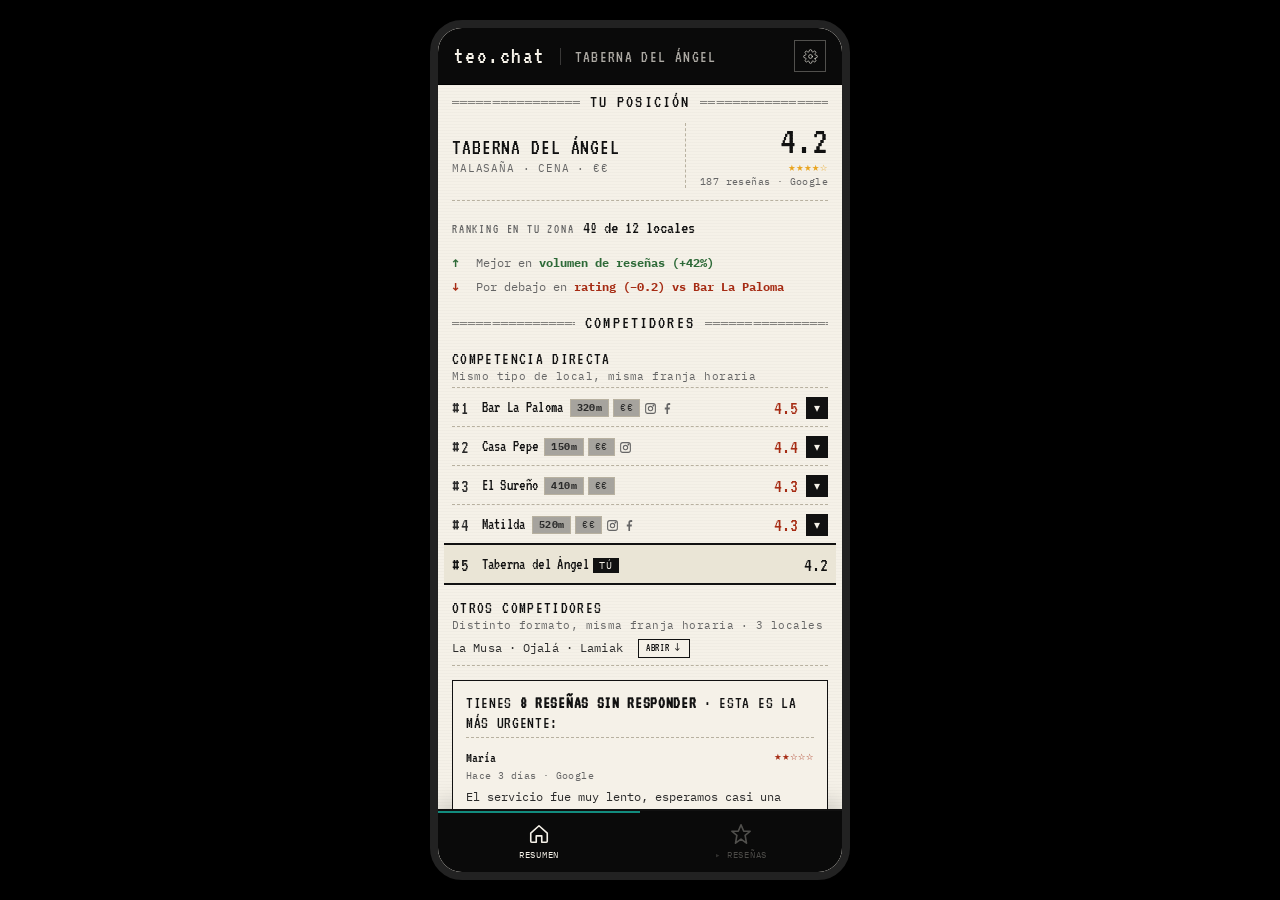
<file: index.html>
<!DOCTYPE html>
<html lang="es">
<head>
<meta charset="UTF-8">
<meta name="viewport" content="width=device-width, initial-scale=1.0, maximum-scale=1.0, user-scalable=no">
<title>Teo — Portal homepage mockup</title>
<link rel="stylesheet" href="portal.css?v=13">
</head>
<body data-state="s0" data-page="resumen">

<div class="lab">

  <!-- ═══════════ LAB CONTROLS ═══════════ -->
  <div class="lab-header">
    <div class="lab-header-inner">
      <div class="state-switcher">
        <button class="state-btn active" data-target="s0">S0</button>
        <button class="state-btn" data-target="s1">S1</button>
        <button class="state-btn" data-target="s2">S2</button>
        <button class="state-btn" data-target="s3">S3</button>
        <button class="state-btn" data-target="s4">S4</button>
        <button class="state-btn" data-target="paid">PAID · pending</button>
        <button class="state-btn" data-target="paid-clear">PAID · all clear</button>
        <button class="state-btn" data-target="free">FREE · FOMO</button>
      </div>
    </div>
  </div>

  <!-- ═══════════ PHONE ═══════════ -->
  <div class="phone">

    <div class="topbar">
      <div class="topbar-left">
        <div class="brand">teo.chat</div>
        <div class="venue-tag">Taberna del Ángel</div>
      </div>
      <button class="gear-btn" aria-label="Ajustes" onclick="document.body.setAttribute('data-page','settings'); document.querySelector('.scroll-body').scrollTop=0;">
        <svg viewBox="0 0 24 24" fill="none" stroke="currentColor" stroke-width="1.5" stroke-linecap="round" stroke-linejoin="round">
          <circle cx="12" cy="12" r="3"/>
          <path d="M19.4 15a1.7 1.7 0 0 0 .3 1.8l.1.1a2 2 0 1 1-2.8 2.8l-.1-.1a1.7 1.7 0 0 0-1.8-.3 1.7 1.7 0 0 0-1 1.5V21a2 2 0 1 1-4 0v-.1a1.7 1.7 0 0 0-1.1-1.5 1.7 1.7 0 0 0-1.8.3l-.1.1a2 2 0 1 1-2.8-2.8l.1-.1a1.7 1.7 0 0 0 .3-1.8 1.7 1.7 0 0 0-1.5-1H3a2 2 0 1 1 0-4h.1a1.7 1.7 0 0 0 1.5-1.1 1.7 1.7 0 0 0-.3-1.8l-.1-.1a2 2 0 1 1 2.8-2.8l.1.1a1.7 1.7 0 0 0 1.8.3H9a1.7 1.7 0 0 0 1-1.5V3a2 2 0 1 1 4 0v.1a1.7 1.7 0 0 0 1 1.5 1.7 1.7 0 0 0 1.8-.3l.1-.1a2 2 0 1 1 2.8 2.8l-.1.1a1.7 1.7 0 0 0-.3 1.8V9a1.7 1.7 0 0 0 1.5 1H21a2 2 0 1 1 0 4h-.1a1.7 1.7 0 0 0-1.5 1z"/>
        </svg>
      </button>
    </div>

    <!-- ═══════════ SCROLLABLE BODY ═══════════ -->
    <div class="scroll-body">

      <!-- ═══════════ PAGE: RESUMEN (homepage) ═══════════ -->
      <div class="page page-resumen">

      <!-- Weekly delta -->
      <div class="delta-widget paid">
        <div class="delta-header">
          <div class="delta-title">ESTA SEMANA</div>
          <div class="delta-date">Sem. 15 · Abr</div>
        </div>
        <div class="delta-cols">
          <div class="delta-section">
            <div class="delta-label">TEO HIZO</div>
            <div class="delta-list">
              <div class="delta-row">Respondió <strong>8 reseñas</strong></div>
              <div class="delta-row">Publicó <strong>3 posts</strong> (IG + FB)</div>
              <div class="delta-row">Atendió <strong>12 conversaciones</strong></div>
            </div>
          </div>
          <div class="delta-divider"></div>
          <div class="delta-section">
            <div class="delta-label">RESULTADOS</div>
            <div class="delta-headline">
              <span class="pos">+0.1 rating</span>
              <span class="pos">+3 reseñas</span>
            </div>
          </div>
        </div>
        <div class="delta-comp">
          Bar La Paloma respondió 12 · tú <strong>8 con Teo</strong>
        </div>
      </div>

      <div class="delta-widget free">
        <div class="delta-header">
          <div class="delta-title">ESTA SEMANA</div>
          <div class="delta-date">Sem. 15 · Abr</div>
        </div>
        <div class="delta-section">
          <div class="delta-headline">
            Bar La Paloma respondió <strong class="pos">12 reseñas</strong>.<br>
            Tú llevas <strong class="neg">3 sin contestar</strong>.
          </div>
        </div>
        <div class="delta-list">
          <div class="delta-row">La diferencia en rating ha pasado de <strong>0.1</strong> a <strong>0.3</strong> en 4 semanas.</div>
          <div class="delta-row">Casa Pepe publicó <strong>4 posts</strong>. Tu Instagram sigue sin actividad.</div>
        </div>
        <div class="delta-insight">
          <div class="delta-insight-label">INSIGHT</div>
          <div class="delta-insight-text">Responder una reseña de 5★ hoy te costaría 30 segundos con Teo.</div>
        </div>
      </div>

      <!-- Action slot (post-delta) -->
      <div class="action-slot-post-delta">
        <div class="cta-item primary cta-s2">
          <div class="cta-title">Planifica el mes de IG</div>
          <div class="cta-body">Con 4–8 fotos te armo el calendario completo. Lo apruebas y lo publico solo durante el mes.</div>
          <a href="#" class="cta-btn">Mándame fotos por WhatsApp →</a>
        </div>

        <div class="cta-item primary cta-s3">
          <div class="cta-title">Prueba tu chatbot</div>
          <div class="cta-body">Te mando un mensaje como si fuera un cliente. Pruébalo antes de decidir.</div>
          <a href="#" class="cta-btn">Probar el chatbot →</a>
        </div>

        <div class="cta-item cta-s4">
          <div class="cta-title">Configura las reservas</div>
          <div class="cta-body">Si tu chatbot puede confirmar reservas, ahorras los mensajes que llegan fuera de horario.</div>
          <a href="#" class="cta-btn secondary">Activar reservas →</a>
        </div>

        <!-- PAID · pending — one CTA per task -->
        <div class="cta-paid-pending">
          <div class="ascii-label">PENDIENTE ESTA SEMANA</div>
          <div class="cta-stack">
            <div class="cta-item">
              <div class="cta-title">Aprobar 2 respuestas</div>
              <div class="cta-body">Dos reseñas necesitan tu contexto antes de que Teo las publique.</div>
              <a href="#" class="cta-btn block">Revisar las 2 →</a>
            </div>
            <div class="cta-item">
              <div class="cta-title">Enviar fotos para Mayo</div>
              <div class="cta-body">Teo tiene 4 huecos sin asignar en el calendario del mes que viene.</div>
              <a href="#" class="cta-btn block">Mandar fotos por WhatsApp →</a>
            </div>
          </div>
        </div>

        <!-- PAID · all-clear — compact, single horizontal line -->
        <div class="cta-item all-clear cta-paid-clear compact">
          <div class="check">✓</div>
          <div class="cta-title">+12 reseñas respondidas este mes · todo al día</div>
        </div>

        <!-- FREE — Activa Teo -->
        <div class="cta-item primary cta-free">
          <div class="cta-title">Activa Teo · €49/mes</div>
          <div class="cta-body">Primer mes gratis. Teo responde tus reseñas, publica en Instagram y cierra la brecha con Bar La Paloma.</div>
          <a href="#" class="cta-btn block">Activar Teo →</a>
        </div>
      </div>

      <!-- ═══════════ ZONE 1 ═══════════ -->
      <div class="ascii-label first-on-page-when-empty">TU POSICIÓN</div>

      <div class="z1-top">
        <div class="z1-left">
          <div class="z1-venue">TABERNA DEL ÁNGEL</div>
          <div class="z1-meta">Malasaña · Cena · €€</div>
        </div>
        <div class="z1-right">
          <div class="z1-rating">4.2</div>
          <div class="z1-stars">★★★★☆</div>
          <div class="z1-reviews">187 reseñas · Google</div>
        </div>
      </div>

      <div class="z1-ranking">
        <span class="z1-ranking-label">Ranking en tu zona</span>
        <span class="z1-ranking-val">4º de 12 locales</span>
        <span class="z1-foreign-chip" hidden></span>
      </div>

      <div class="z1-callouts">
        <div class="z1-callout up">
          <span class="z1-callout-arrow">↑</span>
          <div><span class="z1-callout-label">Mejor en</span> <span class="z1-callout-val up">volumen de reseñas (+42%)</span></div>
        </div>
        <div class="z1-callout down">
          <span class="z1-callout-arrow">↓</span>
          <div><span class="z1-callout-label">Por debajo en</span> <span class="z1-callout-val down">rating (−0.2) vs Bar La Paloma</span></div>
        </div>
      </div>

      <!-- ═══════════ ZONE 2 — Competidores ═══════════ -->
      <div class="ascii-label">COMPETIDORES</div>

      <!-- BUCKET 1 — COMPETENCIA DIRECTA — always shown -->
      <div class="bucket">
        <div class="bucket-head">
          <div class="bucket-title">COMPETENCIA DIRECTA</div>
          <div class="bucket-sub">Mismo tipo de local, misma franja horaria</div>
        </div>

        <div class="comp-row widening" onclick="this.classList.toggle('open')">
          <div class="comp-main">
            <div class="comp-left">
              <span class="comp-rank">#1</span>
              <span class="comp-name">Bar La Paloma</span>
              <span class="comp-chips">
                <span class="comp-chip dist">320m</span>
                <span class="comp-chip price">€€</span>
                <span class="social-icons" aria-label="Instagram y Facebook">
                  <svg viewBox="0 0 24 24" fill="none" stroke="currentColor" stroke-width="2"><rect x="3" y="3" width="18" height="18" rx="4"/><circle cx="12" cy="12" r="4"/><circle cx="17.5" cy="6.5" r="0.8" fill="currentColor"/></svg>
                  <svg viewBox="0 0 24 24" fill="currentColor"><path d="M13 22v-8h3l.5-4H13V7.5c0-1.2.4-2 2.1-2H17V2.1C16.6 2 15.6 2 14.5 2c-2.7 0-4.5 1.6-4.5 4.6V10H7v4h3v8z"/></svg>
                </span>
              </span>
            </div>
            <div class="comp-right">
              <span class="comp-rating higher">4.5</span>
              <span class="comp-trend up">↑ +0.1</span>
              <button class="comp-expand-btn">▾</button>
            </div>
          </div>

          <div class="comp-detail">
            <div class="detail-block">
              <div class="detail-title">
                <svg viewBox="0 0 24 24" fill="currentColor"><path d="M12 2l3 7h7l-5.5 4.5L18 22l-6-4.5L6 22l1.5-8.5L2 9h7z"/></svg>
                GOOGLE · 254 reseñas
              </div>
              <div class="google-detail">
                <div class="g-summary">
                  <strong>Destacan:</strong> servicio rápido, tortilla, terraza. <strong>Quejas:</strong> ruido los fines de semana.
                </div>
                <div class="g-dist">
                  <div class="g-dist-row"><span class="g-dist-stars">5</span><div class="g-dist-bar"><div class="fill" style="width:68%"></div></div></div>
                  <div class="g-dist-row"><span class="g-dist-stars">4</span><div class="g-dist-bar"><div class="fill" style="width:22%"></div></div></div>
                  <div class="g-dist-row"><span class="g-dist-stars">3</span><div class="g-dist-bar"><div class="fill" style="width:6%"></div></div></div>
                  <div class="g-dist-row"><span class="g-dist-stars">2</span><div class="g-dist-bar"><div class="fill" style="width:2%"></div></div></div>
                  <div class="g-dist-row"><span class="g-dist-stars">1</span><div class="g-dist-bar"><div class="fill" style="width:2%"></div></div></div>
                </div>
              </div>
            </div>

            <div class="detail-block">
              <div class="detail-title">REDES</div>
              <div class="social-detail">
                <div class="social-detail-item">
                  <svg viewBox="0 0 24 24" fill="none" stroke="currentColor" stroke-width="2"><rect x="3" y="3" width="18" height="18" rx="4"/><circle cx="12" cy="12" r="4"/></svg>
                  IG · <strong>4.2k</strong> seguidores · <strong>312</strong> posts
                </div>
                <div class="social-detail-item">
                  <svg viewBox="0 0 24 24" fill="currentColor"><path d="M13 22v-8h3l.5-4H13V7.5c0-1.2.4-2 2.1-2H17V2.1C16.6 2 15.6 2 14.5 2c-2.7 0-4.5 1.6-4.5 4.6V10H7v4h3v8z"/></svg>
                  FB · <strong>1.1k</strong> · <strong>189</strong> posts
                </div>
              </div>
            </div>
          </div>
        </div>

        <div class="comp-row" onclick="this.classList.toggle('open')">
          <div class="comp-main">
            <div class="comp-left">
              <span class="comp-rank">#2</span>
              <span class="comp-name">Casa Pepe</span>
              <span class="comp-chips">
                <span class="comp-chip dist">150m</span>
                <span class="comp-chip price">€€</span>
                <span class="social-icons">
                  <svg viewBox="0 0 24 24" fill="none" stroke="currentColor" stroke-width="2"><rect x="3" y="3" width="18" height="18" rx="4"/><circle cx="12" cy="12" r="4"/><circle cx="17.5" cy="6.5" r="0.8" fill="currentColor"/></svg>
                </span>
              </span>
            </div>
            <div class="comp-right">
              <span class="comp-rating higher">4.4</span>
              <span class="comp-trend flat">→ 0</span>
              <button class="comp-expand-btn">▾</button>
            </div>
          </div>

          <div class="comp-detail">
            <div class="detail-block">
              <div class="detail-title">GOOGLE · 198 reseñas</div>
              <div class="google-detail">
                <div class="g-summary">
                  <strong>Destacan:</strong> trato familiar, croquetas, precio. <strong>Quejas:</strong> espera sin reserva.
                </div>
                <div class="g-dist">
                  <div class="g-dist-row"><span class="g-dist-stars">5</span><div class="g-dist-bar"><div class="fill" style="width:58%"></div></div></div>
                  <div class="g-dist-row"><span class="g-dist-stars">4</span><div class="g-dist-bar"><div class="fill" style="width:28%"></div></div></div>
                  <div class="g-dist-row"><span class="g-dist-stars">3</span><div class="g-dist-bar"><div class="fill" style="width:9%"></div></div></div>
                  <div class="g-dist-row"><span class="g-dist-stars">2</span><div class="g-dist-bar"><div class="fill" style="width:3%"></div></div></div>
                  <div class="g-dist-row"><span class="g-dist-stars">1</span><div class="g-dist-bar"><div class="fill" style="width:2%"></div></div></div>
                </div>
              </div>
            </div>
            <div class="detail-block">
              <div class="detail-title">REDES</div>
              <div class="social-detail">
                <div class="social-detail-item">
                  <svg viewBox="0 0 24 24" fill="none" stroke="currentColor" stroke-width="2"><rect x="3" y="3" width="18" height="18" rx="4"/><circle cx="12" cy="12" r="4"/></svg>
                  IG · <strong>890</strong> · <strong>67</strong> posts
                </div>
              </div>
            </div>
          </div>
        </div>

        <div class="comp-row" onclick="this.classList.toggle('open')">
          <div class="comp-main">
            <div class="comp-left">
              <span class="comp-rank">#3</span>
              <span class="comp-name">El Sureño</span>
              <span class="comp-chips">
                <span class="comp-chip dist">410m</span>
                <span class="comp-chip price">€€</span>
              </span>
            </div>
            <div class="comp-right">
              <span class="comp-rating higher">4.3</span>
              <span class="comp-trend up">↑ +0.2</span>
              <button class="comp-expand-btn">▾</button>
            </div>
          </div>
          <div class="comp-detail">
            <div class="detail-block">
              <div class="detail-title">GOOGLE · 142 reseñas</div>
              <div class="google-detail">
                <div class="g-summary">
                  <strong>Destacan:</strong> cocina creativa, maridaje. <strong>Quejas:</strong> raciones pequeñas.
                </div>
                <div class="g-dist">
                  <div class="g-dist-row"><span class="g-dist-stars">5</span><div class="g-dist-bar"><div class="fill" style="width:65%"></div></div></div>
                  <div class="g-dist-row"><span class="g-dist-stars">4</span><div class="g-dist-bar"><div class="fill" style="width:24%"></div></div></div>
                  <div class="g-dist-row"><span class="g-dist-stars">3</span><div class="g-dist-bar"><div class="fill" style="width:6%"></div></div></div>
                  <div class="g-dist-row"><span class="g-dist-stars">2</span><div class="g-dist-bar"><div class="fill" style="width:3%"></div></div></div>
                  <div class="g-dist-row"><span class="g-dist-stars">1</span><div class="g-dist-bar"><div class="fill" style="width:2%"></div></div></div>
                </div>
              </div>
            </div>
            <div class="detail-block">
              <div class="detail-title">REDES</div>
              <div class="social-detail">
                <div class="social-detail-item" style="color: var(--mid); font-style: italic;">Sin perfiles sociales</div>
              </div>
            </div>
          </div>
        </div>

        <div class="comp-row" onclick="this.classList.toggle('open')">
          <div class="comp-main">
            <div class="comp-left">
              <span class="comp-rank">#4</span>
              <span class="comp-name">Matilda</span>
              <span class="comp-chips">
                <span class="comp-chip dist">520m</span>
                <span class="comp-chip price">€€</span>
                <span class="social-icons">
                  <svg viewBox="0 0 24 24" fill="none" stroke="currentColor" stroke-width="2"><rect x="3" y="3" width="18" height="18" rx="4"/><circle cx="12" cy="12" r="4"/><circle cx="17.5" cy="6.5" r="0.8" fill="currentColor"/></svg>
                  <svg viewBox="0 0 24 24" fill="currentColor"><path d="M13 22v-8h3l.5-4H13V7.5c0-1.2.4-2 2.1-2H17V2.1C16.6 2 15.6 2 14.5 2c-2.7 0-4.5 1.6-4.5 4.6V10H7v4h3v8z"/></svg>
                </span>
              </span>
            </div>
            <div class="comp-right">
              <span class="comp-rating higher">4.3</span>
              <span class="comp-trend up">↑ +0.1</span>
              <button class="comp-expand-btn">▾</button>
            </div>
          </div>
          <div class="comp-detail">
            <div class="detail-block">
              <div class="detail-title">GOOGLE · 218 reseñas</div>
              <div class="google-detail">
                <div class="g-summary"><strong>Destacan:</strong> brunch, decoración.</div>
                <div class="g-dist">
                  <div class="g-dist-row"><span class="g-dist-stars">5</span><div class="g-dist-bar"><div class="fill" style="width:60%"></div></div></div>
                  <div class="g-dist-row"><span class="g-dist-stars">4</span><div class="g-dist-bar"><div class="fill" style="width:25%"></div></div></div>
                  <div class="g-dist-row"><span class="g-dist-stars">3</span><div class="g-dist-bar"><div class="fill" style="width:9%"></div></div></div>
                  <div class="g-dist-row"><span class="g-dist-stars">2</span><div class="g-dist-bar"><div class="fill" style="width:4%"></div></div></div>
                  <div class="g-dist-row"><span class="g-dist-stars">1</span><div class="g-dist-bar"><div class="fill" style="width:2%"></div></div></div>
                </div>
              </div>
            </div>
          </div>
        </div>

        <!-- Venue's own row — slots at position 5 by rating -->
        <div class="comp-row is-self">
          <div class="comp-main">
            <div class="comp-left">
              <span class="comp-rank">#5</span>
              <span class="comp-name">Taberna del Ángel<span class="comp-self-tag">tú</span></span>
            </div>
            <div class="comp-right">
              <span class="comp-rating">4.2</span>
              <span class="comp-trend flat">→ 0</span>
            </div>
          </div>
        </div>
      </div>

      <!-- BUCKET 2 — OTROS COMPETIDORES — collapsible, closed by default -->
      <div class="collapsible bucket-collapsible" data-expanded="false">
        <div class="collapsible-trigger">
          <div class="bucket-head">
            <div class="bucket-title">OTROS COMPETIDORES</div>
            <div class="bucket-sub">Distinto formato, misma franja horaria · 3 locales</div>
          </div>
          <div class="collapsible-preview">
            La Musa · Ojalá · Lamiak <span class="preview-arrow">abrir ↓</span>
          </div>
        </div>
        <div class="collapsible-body">

        <div class="comp-row" onclick="this.classList.toggle('open')">
          <div class="comp-main">
            <div class="comp-left">
              <span class="comp-name">La Musa</span>
              <span class="comp-chips">
                <span class="comp-chip dist">280m</span>
                <span class="comp-chip price">€€</span>
                <span class="social-icons">
                  <svg viewBox="0 0 24 24" fill="none" stroke="currentColor" stroke-width="2"><rect x="3" y="3" width="18" height="18" rx="4"/><circle cx="12" cy="12" r="4"/><circle cx="17.5" cy="6.5" r="0.8" fill="currentColor"/></svg>
                </span>
              </span>
            </div>
            <div class="comp-right">
              <span class="comp-rating higher">4.4</span>
              <span class="comp-trend flat">→ 0</span>
              <button class="comp-expand-btn">▾</button>
            </div>
          </div>
          <div class="comp-detail">
            <div class="detail-block">
              <div class="detail-title">GOOGLE · 412 reseñas</div>
              <div class="google-detail">
                <div class="g-summary"><strong>Destacan:</strong> coctelería, ambiente. <strong>Quejas:</strong> ruido.</div>
                <div class="g-dist">
                  <div class="g-dist-row"><span class="g-dist-stars">5</span><div class="g-dist-bar"><div class="fill" style="width:62%"></div></div></div>
                  <div class="g-dist-row"><span class="g-dist-stars">4</span><div class="g-dist-bar"><div class="fill" style="width:26%"></div></div></div>
                  <div class="g-dist-row"><span class="g-dist-stars">3</span><div class="g-dist-bar"><div class="fill" style="width:7%"></div></div></div>
                  <div class="g-dist-row"><span class="g-dist-stars">2</span><div class="g-dist-bar"><div class="fill" style="width:3%"></div></div></div>
                  <div class="g-dist-row"><span class="g-dist-stars">1</span><div class="g-dist-bar"><div class="fill" style="width:2%"></div></div></div>
                </div>
              </div>
            </div>
          </div>
        </div>

        <div class="comp-row" onclick="this.classList.toggle('open')">
          <div class="comp-main">
            <div class="comp-left">
              <span class="comp-name">Ojalá Awareness</span>
              <span class="comp-chips">
                <span class="comp-chip dist">390m</span>
                <span class="comp-chip price">€€</span>
                <span class="social-icons">
                  <svg viewBox="0 0 24 24" fill="none" stroke="currentColor" stroke-width="2"><rect x="3" y="3" width="18" height="18" rx="4"/><circle cx="12" cy="12" r="4"/><circle cx="17.5" cy="6.5" r="0.8" fill="currentColor"/></svg>
                  <svg viewBox="0 0 24 24" fill="currentColor"><path d="M13 22v-8h3l.5-4H13V7.5c0-1.2.4-2 2.1-2H17V2.1C16.6 2 15.6 2 14.5 2c-2.7 0-4.5 1.6-4.5 4.6V10H7v4h3v8z"/></svg>
                </span>
              </span>
            </div>
            <div class="comp-right">
              <span class="comp-rating higher">4.3</span>
              <span class="comp-trend up">↑ +0.1</span>
              <button class="comp-expand-btn">▾</button>
            </div>
          </div>
          <div class="comp-detail">
            <div class="detail-block">
              <div class="detail-title">GOOGLE · 620 reseñas</div>
              <div class="google-detail">
                <div class="g-summary"><strong>Destacan:</strong> brunch, fotogenia. <strong>Quejas:</strong> cola para mesa.</div>
                <div class="g-dist">
                  <div class="g-dist-row"><span class="g-dist-stars">5</span><div class="g-dist-bar"><div class="fill" style="width:58%"></div></div></div>
                  <div class="g-dist-row"><span class="g-dist-stars">4</span><div class="g-dist-bar"><div class="fill" style="width:28%"></div></div></div>
                  <div class="g-dist-row"><span class="g-dist-stars">3</span><div class="g-dist-bar"><div class="fill" style="width:8%"></div></div></div>
                  <div class="g-dist-row"><span class="g-dist-stars">2</span><div class="g-dist-bar"><div class="fill" style="width:3%"></div></div></div>
                  <div class="g-dist-row"><span class="g-dist-stars">1</span><div class="g-dist-bar"><div class="fill" style="width:3%"></div></div></div>
                </div>
              </div>
            </div>
          </div>
        </div>

        <div class="comp-row" onclick="this.classList.toggle('open')">
          <div class="comp-main">
            <div class="comp-left">
              <span class="comp-name">Lamiak</span>
              <span class="comp-chips">
                <span class="comp-chip dist">520m</span>
                <span class="comp-chip price">€€</span>
              </span>
            </div>
            <div class="comp-right">
              <span class="comp-rating lower">4.1</span>
              <span class="comp-trend flat">→ 0</span>
              <button class="comp-expand-btn">▾</button>
            </div>
          </div>
          <div class="comp-detail">
            <div class="detail-block">
              <div class="detail-title">GOOGLE · 305 reseñas</div>
              <div class="google-detail">
                <div class="g-summary"><strong>Destacan:</strong> pinchos, barra animada.</div>
                <div class="g-dist">
                  <div class="g-dist-row"><span class="g-dist-stars">5</span><div class="g-dist-bar"><div class="fill" style="width:52%"></div></div></div>
                  <div class="g-dist-row"><span class="g-dist-stars">4</span><div class="g-dist-bar"><div class="fill" style="width:30%"></div></div></div>
                  <div class="g-dist-row"><span class="g-dist-stars">3</span><div class="g-dist-bar"><div class="fill" style="width:10%"></div></div></div>
                  <div class="g-dist-row"><span class="g-dist-stars">2</span><div class="g-dist-bar"><div class="fill" style="width:5%"></div></div></div>
                  <div class="g-dist-row"><span class="g-dist-stars">1</span><div class="g-dist-bar"><div class="fill" style="width:3%"></div></div></div>
                </div>
              </div>
            </div>
          </div>
        </div>
        </div><!-- /collapsible-body OTROS -->
      </div><!-- /collapsible OTROS -->

      <!-- Action slot (post-Zone 2) — S0/S1 only · CTA fires after owner has seen ranking -->
      <div class="action-slot-post-zone2" style="margin-top: 14px;">
        <div class="cta-item primary cta-s0">
          <div class="cta-title cta-intro">Tienes <strong>8 reseñas sin responder</strong> · esta es la más urgente:</div>
          <div class="cta-review review-row low">
            <div class="review-head">
              <div class="review-left">
                <div class="review-author">María</div>
                <div class="review-meta">Hace 3 días · Google</div>
              </div>
              <div class="review-stars low">★★☆☆☆</div>
            </div>
            <div class="review-text">El servicio fue muy lento, esperamos casi una hora por la comida.</div>
            <div class="teo-draft">
              <div class="teo-draft-label">▸ Teo respondería así:</div>
              <div class="teo-draft-text">Sentimos mucho la espera, María. Esa noche tuvimos un imprevisto en cocina; nos encantaría invitarte a una tapa la próxima vez. Gracias por el comentario.</div>
            </div>
          </div>
          <div class="cta-body cta-footer">Si quieres cambiar algo o que Teo publique esta respuesta:</div>
          <a href="#" class="cta-btn">Continúa en WhatsApp →</a>
        </div>
        <div class="cta-item primary cta-s1">
          <div class="cta-title">Prepara tu primer post</div>
          <div class="cta-body">Bar La Paloma publicó <strong>4 veces</strong> esta semana. Te preparo el primer post con lo que ya tengo de tu ficha.</div>
          <a href="#" class="cta-btn">Ver el post propuesto →</a>
        </div>
      </div>

      <!-- Secondary actions (paid only) -->
      <div class="collapsible secondary-actions" data-expanded="false">
        <div class="collapsible-trigger">
          <div class="ascii-label">PENDIENTE DE ACTIVAR</div>
          <div class="collapsible-preview">1 función disponible · Menú del día broadcast <span class="preview-arrow">abrir ↓</span></div>
        </div>
        <div class="collapsible-body">
        <div class="cta-item">
          <div class="cta-title">Menú del día broadcast</div>
          <div class="cta-body">Cada mañana mando el menú a tus clientes habituales que han dejado número.</div>
          <a href="#" class="cta-btn secondary">Activar broadcast →</a>
        </div>
        </div>
      </div>

      <div class="ascii-sep" style="margin-top: 20px;">═ ═ ═ ═ ═ ═ ═ ═ ═ ═ ═ ═</div>
      <div style="text-align:center; color: var(--light); font-family: var(--font-display); font-size: 14px; letter-spacing: 0.1em; margin-top: 4px;">teo.chat · fin de comanda</div>

      </div><!-- /page-resumen -->

      <!-- ═══════════ PAGE: RESEÑAS ═══════════ -->
      <div class="page page-reviews">

        <!-- Google review summary header — same for all states.
             Default-open on S0 since the showcase shows just the one review,
             so the GOOGLE block becomes the primary content of the tab. -->
        <div class="collapsible" data-expanded="false" data-default-expand-states="s0">
          <div class="collapsible-trigger">
            <div class="ascii-label">GOOGLE</div>
            <div class="collapsible-preview">4.2★ · 187 reseñas · 18 nuevas este mes <span class="preview-arrow">abrir ↓</span></div>
          </div>
          <div class="collapsible-body">
            <div class="g-summary-block">
          <div class="g-summary-top">
            <div class="g-summary-dist">
              <div class="g-dist-row"><span class="g-dist-stars">5</span><div class="g-dist-bar"><div class="fill" style="width:56%"></div></div></div>
              <div class="g-dist-row"><span class="g-dist-stars">4</span><div class="g-dist-bar"><div class="fill" style="width:24%"></div></div></div>
              <div class="g-dist-row"><span class="g-dist-stars">3</span><div class="g-dist-bar"><div class="fill" style="width:10%"></div></div></div>
              <div class="g-dist-row"><span class="g-dist-stars">2</span><div class="g-dist-bar"><div class="fill" style="width:6%"></div></div></div>
              <div class="g-dist-row"><span class="g-dist-stars">1</span><div class="g-dist-bar"><div class="fill" style="width:4%"></div></div></div>
            </div>
            <div class="g-summary-rating-block">
              <div class="g-big-rating">4.2</div>
              <div class="g-big-stars">★★★★☆</div>
              <div class="g-big-count">187 reseñas</div>
            </div>
          </div>

          <div class="g-summary-highlights">
            <div class="g-highlight-row">
              <div class="g-highlight-label pos">Destacan</div>
              <div class="g-highlight-text">
                <strong>La tortilla</strong> (mencionada en 34 reseñas) · <strong>el trato del personal</strong> (28) · <strong>la terraza al sol</strong> (19) · <strong>vermut casero</strong> (12)
              </div>
            </div>
            <div class="g-highlight-row">
              <div class="g-highlight-label neg">Quejas</div>
              <div class="g-highlight-text">
                <strong>Espera sin reserva</strong> (11 reseñas, especialmente fines de semana) · <strong>precio de las bebidas</strong> (7) · <strong>ruido</strong> (5)
              </div>
            </div>
            <div class="g-highlight-row">
              <div class="g-highlight-label">Patrón</div>
              <div class="g-highlight-text">
                Reseñas de 5★ destacan la cocina; las de 3★ y menos mencionan casi siempre el mismo problema de <strong>tiempo de espera</strong>.
              </div>
            </div>
          </div>
        </div><!-- /g-summary-block -->
          </div><!-- /collapsible-body GOOGLE -->
        </div><!-- /collapsible GOOGLE -->

        <!-- Mode chip (S2+) -->
        <div class="mode-chip">
          <div class="mode-chip-head">
            <span class="mode-chip-label">Modo</span>
            <span class="mode-chip-value">Mixto</span>
            <span class="mode-chip-edit">Cambiar →</span>
          </div>
          <div class="mode-chip-tagline">Teo publica las fáciles, te consulta las que necesitan tu contexto.</div>
        </div>

        <!-- ══════ S0 SHOWCASE ══════ -->
        <div class="rev-showcase">
          <div class="ascii-label">ASÍ RESPONDERÍA TEO</div>

          <div class="review-row low">
            <div class="review-head">
              <div class="review-left">
                <div class="review-author">Roberto L.</div>
                <div class="review-meta">Hace 5 días · Google</div>
              </div>
              <div class="review-stars low">★★☆☆☆</div>
            </div>
            <div class="review-text">
              Llegamos a las 14:30 sin reserva y nos dijeron 40 minutos de espera. Esperamos 55. Cuando por fin nos sentamos, la comida bien pero el servicio bastante frío. No sé si volveremos.
            </div>
            <div class="teo-draft">
              <div class="teo-draft-label">▸ Teo respondería así:</div>
              <div class="teo-draft-text">
                "Roberto, lamentamos mucho que la espera se alargara más de lo previsto y que notaras el servicio menos atento — los sábados al mediodía tenemos más demanda de la que podemos atender sin reserva. Nos encantaría darte otra oportunidad; si nos escribes por WhatsApp te guardamos mesa."
              </div>
            </div>
          </div>

          <div class="cta-item primary" style="margin-top: 16px;">
            <div class="cta-title">Si quieres cambiar algo o que Teo publique esta respuesta:</div>
            <a href="#" class="cta-btn">Continúa en WhatsApp →</a>
          </div>
        </div>

        <!-- ══════ FOMO TOP-3 URGENT (free tier) ══════ -->
        <div class="rev-fomo-top">
          <div class="urgent-banner">
            <div class="urgent-banner-label">URGENTES</div>
            <div class="urgent-banner-text">
              <strong>3 reseñas</strong> están haciendo daño ahora mismo. Cada día sin respuesta las hace más visibles.
            </div>
          </div>

          <div class="review-row">
            <div class="review-head">
              <div class="review-left">
                <div class="review-author">Roberto L.</div>
                <div class="review-meta">Hace 5 días · Google · Sin responder</div>
              </div>
              <div class="review-stars low">★★☆☆☆</div>
            </div>
            <div class="review-text">
              Llegamos a las 14:30 sin reserva y nos dijeron 40 minutos de espera. Esperamos 55. Cuando por fin nos sentamos, la comida bien pero el servicio bastante frío. No sé si volveremos.
            </div>
            <div class="fomo-row-cta">
              <div class="fomo-row-cta-text">Esta reseña aparece al principio de tu perfil</div>
              <a href="#" class="fomo-row-cta-btn">Activa Teo →</a>
            </div>
          </div>

          <div class="review-row">
            <div class="review-head">
              <div class="review-left">
                <div class="review-author">Carmen P.</div>
                <div class="review-meta">Hace 12 días · Google · Sin responder</div>
              </div>
              <div class="review-stars low">★☆☆☆☆</div>
            </div>
            <div class="review-text">
              Precio desorbitado para lo que ofrecen. 18€ por un plato de jamón que te ponen en cualquier sitio por 12. No volveré.
            </div>
            <div class="fomo-row-cta">
              <div class="fomo-row-cta-text">Sin respuesta desde hace 12 días</div>
              <a href="#" class="fomo-row-cta-btn">Activa Teo →</a>
            </div>
          </div>

          <div class="review-row">
            <div class="review-head">
              <div class="review-left">
                <div class="review-author">Javier S.</div>
                <div class="review-meta">Hace 3 semanas · Google · Sin responder</div>
              </div>
              <div class="review-stars low">★★★☆☆</div>
            </div>
            <div class="review-text">
              La comida está bien pero el servicio muy lento, y encima no nos respondieron cuando pedí un cambio en el plato. Bar La Paloma de al lado hace lo mismo mejor.
            </div>
            <div class="fomo-row-cta">
              <div class="fomo-row-cta-text">Menciona a un competidor directo</div>
              <a href="#" class="fomo-row-cta-btn">Activa Teo →</a>
            </div>
          </div>
        </div>

        <!-- ══════ PAID ALL-CLEAR BADGE ══════ -->
        <div class="reviews-all-clear">
          <div class="check">✓</div>
          <div>
            <div class="reviews-all-clear-text">Todo al día</div>
            <div class="reviews-all-clear-sub">No hay reseñas pendientes.</div>
          </div>
        </div>

        <!-- ══════ QUEUED BY TEO (paid all-clear) ══════ -->
        <div class="rev-queued">
          <div class="ascii-label">TEO VA A RESPONDER</div>

          <div class="review-row queued">
            <div class="review-head">
              <div class="review-left">
                <div class="review-author">Lucía R.</div>
                <div class="review-meta">Hace 4 horas · Google</div>
              </div>
              <div class="review-stars">★★★★★</div>
            </div>
            <div class="review-text truncated">
              Comimos ayer en plan grupo por un cumpleaños y nos trataron fenomenal. La tortilla como siempre, y el vermut espectacular. Recomendado 100%.
            </div>
            <div class="teo-draft">
              <div class="teo-draft-label">▸ Borrador listo</div>
              <div class="teo-draft-text">
                "Lucía, nos alegra mucho que lo disfrutarais — felicidades al cumpleañero/a de nuestra parte. ¡Volved pronto!"
              </div>
            </div>
            <div class="queue-note">· Se publica en 2 horas</div>
          </div>

          <div class="review-row queued">
            <div class="review-head">
              <div class="review-left">
                <div class="review-author">Pedro V.</div>
                <div class="review-meta">Hace 8 horas · Google</div>
              </div>
              <div class="review-stars">★★★★☆</div>
            </div>
            <div class="review-text truncated">
              Muy buena calidad en general, la terraza es lo mejor. Cuatro estrellas por el tiempo de espera en la barra pero todo lo demás de diez.
            </div>
            <div class="teo-draft">
              <div class="teo-draft-label">▸ Borrador listo</div>
              <div class="teo-draft-text">
                "Gracias Pedro — tomamos nota del tiempo de espera en barra, es algo en lo que estamos trabajando. Os esperamos."
              </div>
            </div>
            <div class="queue-note">· Se publica en 5 horas</div>
          </div>
        </div>

        <!-- ══════ NECESITAN TU CONTEXTO — Mode B / S1+ ══════ -->
        <!-- Hidden when API returns needs_context: null. -->
        <div class="rev-needs-context" style="display:none">
          <div class="ascii-label">NECESITAN TU CONTEXTO</div>
        </div>

        <!-- ══════ TEO PUBLICARÁ ESTAS — auto-publish list (S1) ══════ -->
        <!-- The list of drafts Teo will auto-post once the owner approves
             semi-auto. Read-only cards (no per-row CTA). Sits above the
             APROBAR section so the owner sees what they're approving. -->
        <div class="rev-auto-publish" style="display:none">
          <div class="ascii-label">TEO RESPONDERÁ ESTAS POR TI</div>
          <div class="rev-auto-list"></div>
          <div class="rev-auto-cta-block">
            <div class="ascii-label rev-auto-title">MODO SEMI-AUTOMÁTICO</div>
            <div class="rev-auto-body"></div>
            <div class="rev-auto-actions">
              <a href="#" class="cta-btn rev-auto-cta">APROBAR MODO SEMI-AUTOMÁTICO</a>
            </div>
          </div>
        </div>

        <!-- ══════ UNANSWERED — Mode A (manual_approve) only ══════ -->
        <div class="rev-unanswered">
          <div class="ascii-label">SIN RESPONDER</div>

          <div class="review-row">
            <div class="review-head">
              <div class="review-left">
                <div class="review-author">Roberto L.</div>
                <div class="review-meta">Hace 5 días · Google</div>
              </div>
              <div class="review-stars low">★★☆☆☆</div>
            </div>
            <div class="review-text">
              Llegamos a las 14:30 sin reserva y nos dijeron 40 minutos de espera. Esperamos 55. Cuando por fin nos sentamos, la comida bien pero el servicio bastante frío.
            </div>
            <div class="teo-draft">
              <div class="teo-draft-label">▸ Teo respondería</div>
              <div class="teo-draft-text">
                "Roberto, lamentamos mucho que la espera se alargara más de lo previsto… Nos encantaría darte otra oportunidad; si nos escribes por WhatsApp te guardamos mesa."
              </div>
            </div>
            <div class="review-actions">
              <a href="#" class="cta-btn">Revisar →</a>
            </div>
          </div>

          <div class="review-row">
            <div class="review-head">
              <div class="review-left">
                <div class="review-author">Elena C.</div>
                <div class="review-meta">Hace 1 semana · Google</div>
              </div>
              <div class="review-stars">★★★★☆</div>
            </div>
            <div class="review-text">
              Volveré seguro. La comida muy rica y el personal atento. Solo un detalle: la música estaba un poco alta para el tipo de sitio.
            </div>
            <div class="teo-draft">
              <div class="teo-draft-label">▸ Teo necesita tu contexto</div>
              <div class="teo-draft-text">
                La clienta menciona la música — ¿es algo que queréis ajustar o forma parte del ambiente del local?
              </div>
            </div>
            <div class="review-actions">
              <a href="#" class="cta-btn">Revisar →</a>
            </div>
          </div>
        </div>

        <!-- ══════ ANSWERED — S1+, PAID, PAID-CLEAR, FREE ══════ -->
        <div class="collapsible" data-expanded="false">
          <div class="collapsible-trigger">
            <div class="ascii-label">RESPONDIDAS</div>
            <div class="collapsible-preview">169 contestadas · última hace 3 días <span class="preview-arrow">abrir ↓</span></div>
          </div>
          <div class="collapsible-body">
        <div class="filter-row">
          <div class="ascii-label">RESPONDIDAS</div>

          <div class="filter-bar">
            <button class="filter-chip active">Todas</button>
            <button class="filter-chip">Google</button>
            <button class="filter-chip">Por mí</button>
            <button class="filter-chip">Por Teo</button>
            <button class="filter-chip">Este mes</button>
          </div>

          <div class="filter-bar">
            <button class="filter-chip active">Todas</button>
            <button class="filter-chip">5<span class="star">★</span></button>
            <button class="filter-chip">4<span class="star">★</span></button>
            <button class="filter-chip">3<span class="star">★</span></button>
            <button class="filter-chip">2<span class="star">★</span></button>
            <button class="filter-chip">1<span class="star">★</span></button>
          </div>
        </div>

        <div class="rev-answered">
          <div class="review-row">
            <div class="review-head">
              <div class="review-left">
                <div class="review-author">María G.</div>
                <div class="review-meta">Hace 3 días · Google</div>
              </div>
              <div class="review-stars">★★★★★</div>
            </div>
            <div class="review-text truncated">
              Volvimos después de dos años y seguís igual de bien. La tortilla sigue siendo de las mejores de Madrid, y el camarero nos recordaba de la última vez.
            </div>
            <div class="teo-response">
              <div class="teo-response-label">▸ Teo respondió</div>
              María, muchísimas gracias por volver — nos hace especial ilusión cuando repetís. Un saludo de parte de todo el equipo.
            </div>
          </div>

          <div class="review-row">
            <div class="review-head">
              <div class="review-left">
                <div class="review-author">Ana M.</div>
                <div class="review-meta">Hace 1 semana · Google</div>
              </div>
              <div class="review-stars">★★★★☆</div>
            </div>
            <div class="review-text truncated">
              Muy bien la comida y el ambiente. La única pega el ruido cuando se llena el local, cuesta conversar.
            </div>
            <div class="teo-response">
              <div class="teo-response-label">▸ Teo respondió</div>
              Gracias Ana — tomamos nota del ruido en hora punta, es algo que estamos viendo cómo mejorar.
            </div>
          </div>

          <div class="review-row">
            <div class="review-head">
              <div class="review-left">
                <div class="review-author">Santiago D.</div>
                <div class="review-meta">Hace 2 semanas · Google</div>
              </div>
              <div class="review-stars">★★★☆☆</div>
            </div>
            <div class="review-text truncated">
              La comida correcta, pero el precio se me hizo alto para lo que es. La terraza sí compensa.
            </div>
            <div class="teo-response">
              <div class="teo-response-label owner">▸ Respondiste tú</div>
              Gracias por tu comentario Santiago. Mantenemos precios acordes a la materia prima que seleccionamos — esperamos que la terraza te traiga de vuelta.
            </div>
          </div>

          <div class="review-row">
            <div class="review-head">
              <div class="review-left">
                <div class="review-author">Lucía R.</div>
                <div class="review-meta">Hace 3 semanas · Google</div>
              </div>
              <div class="review-stars">★★★★★</div>
            </div>
            <div class="review-text truncated">
              Buenísimo todo. Ambiente familiar y comida de barrio de la de antes. Repetiremos.
            </div>
            <div class="teo-response">
              <div class="teo-response-label">▸ Teo respondió</div>
              Lucía, esto es exactamente lo que intentamos mantener — el barrio de verdad. Os esperamos.
            </div>
          </div>
        </div>
          </div><!-- /collapsible-body RESPONDIDAS -->
        </div><!-- /collapsible RESPONDIDAS -->

        <div class="ascii-sep" style="margin-top: 20px;">═ ═ ═ ═ ═ ═ ═ ═ ═ ═ ═ ═</div>
        <div style="text-align:center; color: var(--light); font-family: var(--font-display); font-size: 14px; letter-spacing: 0.1em; margin-top: 4px;">teo.chat · fin de comanda</div>

      </div><!-- /page-reviews -->

      <!-- ═══════════ PAGE: CALENDARIO ═══════════ -->
      <div class="page page-calendar">

        <!-- Competitor pulse strip — same on all states -->
        <div class="comp-pulse">
          <div class="comp-pulse-label">Esta semana</div>
          <div class="comp-pulse-list">
            <strong>Bar La Paloma</strong> 4 posts · <strong>Casa Pepe</strong> 2 · <strong>Matilda</strong> 3 · <strong>La Musa</strong> 5
          </div>
        </div>

        <!-- ══════ S0 — tab not even unlocked, but peek state ══════ -->
        <div class="cal-s0">
          <div class="cal-empty-hero">
            <div class="cal-empty-label">Calendario</div>
            <div class="cal-empty-sub">Cuando actives la gestión de reseñas y conectemos tu Google, te preparo aquí el primer post. Te avisaré por WhatsApp.</div>
          </div>

          <div class="cta-item primary">
            <div class="cta-title">Empieza por las reseñas</div>
            <div class="cta-body">El calendario se desbloquea después — primero dejamos limpias las respuestas de Google.</div>
            <a href="#" class="cta-btn">Continúa en WhatsApp →</a>
          </div>
        </div>

        <!-- ══════ S1 — single post preview ══════ -->
        <div class="cal-s1">
          <div class="ascii-label">TU PRIMER POST</div>

          <div class="post-preview">
            <div class="post-preview-img">
              <div class="post-preview-img-label">TORTILLA · FOTO DE TU GOOGLE</div>
            </div>
            <div class="post-preview-body">
              <div class="post-preview-platforms">
                <svg viewBox="0 0 24 24" fill="none" stroke="currentColor" stroke-width="2"><rect x="3" y="3" width="18" height="18" rx="4"/><circle cx="12" cy="12" r="4"/><circle cx="17.5" cy="6.5" r="0.8" fill="currentColor"/></svg>
                <svg viewBox="0 0 24 24" fill="currentColor"><path d="M13 22v-8h3l.5-4H13V7.5c0-1.2.4-2 2.1-2H17V2.1C16.6 2 15.6 2 14.5 2c-2.7 0-4.5 1.6-4.5 4.6V10H7v4h3v8z"/></svg>
                <span class="post-preview-date">Jueves · 14:00</span>
              </div>
              <div class="post-preview-caption">
                La tortilla que todos nos piden — hecha con huevos de corral y cebolla pochada despacio desde las 9 de la mañana. Esta semana en carta. #malasaña #tortillademadrid
              </div>
            </div>
          </div>

          <div class="cta-item primary">
            <div class="cta-title">¿QUIERES PUBLICARLO O CAMBIAR ALGO?</div>
            <div class="cta-body">¿Te gusta el post propuesto y quieres publicarlo? ¿O tienes alguna foto mejor para publicar? Teo te ayuda — seguimos en WhatsApp.</div>
            <a href="#" class="cta-btn">Continúa en WhatsApp →</a>
          </div>
        </div>

        <!-- ══════ S2 — month preview with 2 posts/week proposal ══════ -->
        <div class="cal-s2">
          <div class="ascii-label">TE PROPONGO ESTE CALENDARIO</div>

          <!-- Expand panel for S2 -->
          <div class="post-expand" id="expand-s2" style="display: none;">
            <div class="post-expand-head">
              <div class="post-expand-status suggested" id="expand-s2-status">PROPUESTA TEO</div>
              <button class="post-expand-close" onclick="closeExpand('s2')">✕</button>
            </div>
            <div class="post-expand-img" id="expand-s2-img">
              <div class="post-expand-img-label" id="expand-s2-label">TORTILLA · FOTO GENERADA</div>
            </div>
            <div class="post-expand-body">
              <div class="post-expand-meta">
                <svg viewBox="0 0 24 24" fill="none" stroke="currentColor" stroke-width="2"><rect x="3" y="3" width="18" height="18" rx="4"/><circle cx="12" cy="12" r="4"/><circle cx="17.5" cy="6.5" r="0.8" fill="currentColor"/></svg>
                <svg viewBox="0 0 24 24" fill="currentColor"><path d="M13 22v-8h3l.5-4H13V7.5c0-1.2.4-2 2.1-2H17V2.1C16.6 2 15.6 2 14.5 2c-2.7 0-4.5 1.6-4.5 4.6V10H7v4h3v8z"/></svg>
                <span class="post-expand-date" id="expand-s2-date">Jueves 3 · 14:00</span>
              </div>
              <div class="post-expand-caption" contenteditable="true" id="expand-s2-caption">La tortilla que todos nos piden — hecha con huevos de corral y cebolla pochada despacio desde las 9 de la mañana. Esta semana en carta.</div>
              <div class="post-expand-actions">
                <a href="#" class="cta-btn" onclick="event.preventDefault(); closeExpand('s2');">Aprobar →</a>
                <a href="#" class="cta-btn secondary">Cambiar foto</a>
              </div>
            </div>
          </div>

          <div class="cal-month">
            <div class="cal-month-head">
              <div class="cal-month-title">ABRIL</div>
            </div>
            <div class="cal-weekdays">
              <div>L</div><div>M</div><div>X</div><div>J</div><div>V</div><div>S</div><div>D</div>
            </div>
            <div class="cal-grid">
              <div class="cal-day outside"><div class="cal-day-num">31</div></div>
              <div class="cal-day"><div class="cal-day-num">1</div></div>
              <div class="cal-day"><div class="cal-day-num">2</div></div>
              <div class="cal-day" onclick="openExpand('s2', {status:'PROPUESTA TEO', statusClass:'suggested', date:'Jueves 3 · 14:00', label:'TORTILLA · FOTO GENERADA', caption:'La tortilla que todos nos piden — hecha con huevos de corral y cebolla pochada despacio desde las 9 de la mañana.', alt:false, suggested:true})"><div class="cal-day-num">3</div><div class="cal-post suggested">Tortilla</div></div>
              <div class="cal-day"><div class="cal-day-num">4</div></div>
              <div class="cal-day"><div class="cal-day-num">5</div></div>
              <div class="cal-day" onclick="openExpand('s2', {status:'PROPUESTA TEO', statusClass:'suggested', date:'Domingo 6 · 13:00', label:'VERMUT · FOTO GENERADA', caption:'Vermut casero de la casa, como se hacía antes. Mediodía de domingo en Malasaña.', alt:true, suggested:true})"><div class="cal-day-num">6</div><div class="cal-post suggested">Vermut</div></div>
              <div class="cal-day"><div class="cal-day-num">7</div></div>
              <div class="cal-day"><div class="cal-day-num">8</div></div>
              <div class="cal-day" onclick="openExpand('s2', {status:'PROPUESTA TEO', statusClass:'suggested', date:'Miércoles 9 · 14:00', label:'CARTA · FOTO GENERADA', caption:'Esta semana cambiamos la carta — nuevos entrantes y un par de platos fuera de menú.', alt:false, suggested:true})"><div class="cal-day-num">9</div><div class="cal-post suggested">Carta nueva</div></div>
              <div class="cal-day"><div class="cal-day-num">10</div></div>
              <div class="cal-day"><div class="cal-day-num">11</div></div>
              <div class="cal-day" onclick="openExpand('s2', {status:'PROPUESTA TEO', statusClass:'suggested', date:'Sábado 12 · 13:30', label:'TERRAZA · FOTO GENERADA', caption:'La terraza está lista. Sombras, buena mesa y vermut bien frío.', alt:true, suggested:true})"><div class="cal-day-num">12</div><div class="cal-post suggested">Terraza</div></div>
              <div class="cal-day"><div class="cal-day-num">13</div></div>
              <div class="cal-day"><div class="cal-day-num">14</div></div>
              <div class="cal-day"><div class="cal-day-num">15</div></div>
              <div class="cal-day" onclick="openExpand('s2', {status:'PROPUESTA TEO', statusClass:'suggested', date:'Miércoles 16 · 14:00', label:'RACIÓN · FOTO GENERADA', caption:'La ración del día: jamón ibérico, tomate aliñado y pan recién hecho.', alt:false, suggested:true})"><div class="cal-day-num">16</div><div class="cal-post suggested">Ración día</div></div>
              <div class="cal-day"><div class="cal-day-num">17</div></div>
              <div class="cal-day"><div class="cal-day-num">18</div></div>
              <div class="cal-day" onclick="openExpand('s2', {status:'PROPUESTA TEO', statusClass:'suggested', date:'Sábado 19 · 13:30', label:'EQUIPO · FOTO GENERADA', caption:'Las manos que hacen que esto funcione. Gracias al equipo que no para.', alt:true, suggested:true})"><div class="cal-day-num">19</div><div class="cal-post suggested">Equipo</div></div>
              <div class="cal-day"><div class="cal-day-num">20</div></div>
              <div class="cal-day today"><div class="cal-day-num">21</div></div>
              <div class="cal-day"><div class="cal-day-num">22</div></div>
              <div class="cal-day" onclick="openExpand('s2', {status:'PROPUESTA TEO', statusClass:'suggested', date:'Miércoles 23 · 14:00', label:'CROQUETAS · FOTO GENERADA', caption:'Las croquetas de la abuela no se entregan, se ganan. Bechamel hecha despacio, jamón ibérico y mucho cariño.', alt:false, suggested:true})"><div class="cal-day-num">23</div><div class="cal-post suggested">Croquetas</div></div>
              <div class="cal-day"><div class="cal-day-num">24</div></div>
              <div class="cal-day"><div class="cal-day-num">25</div></div>
              <div class="cal-day" onclick="openExpand('s2', {status:'PROPUESTA TEO', statusClass:'suggested', date:'Sábado 26 · 13:30', label:'VIERNES · FOTO GENERADA', caption:'Fin de semana empieza el viernes. Os esperamos desde las 20:00.', alt:true, suggested:true})"><div class="cal-day-num">26</div><div class="cal-post suggested">Viernes</div></div>
              <div class="cal-day"><div class="cal-day-num">27</div></div>
              <div class="cal-day"><div class="cal-day-num">28</div></div>
              <div class="cal-day"><div class="cal-day-num">29</div></div>
              <div class="cal-day" onclick="openExpand('s2', {status:'PROPUESTA TEO', statusClass:'suggested', date:'Miércoles 30 · 14:00', label:'CARTA MAYO · FOTO GENERADA', caption:'Empieza mayo y con él la nueva carta de primavera.', alt:false, suggested:true})"><div class="cal-day-num">30</div><div class="cal-post suggested">Carta mayo</div></div>
              <div class="cal-day outside"><div class="cal-day-num">1</div></div>
              <div class="cal-day outside"><div class="cal-day-num">2</div></div>
              <div class="cal-day outside"><div class="cal-day-num">3</div></div>
              <div class="cal-day outside"><div class="cal-day-num">4</div></div>
            </div>
          </div>

          <!-- Batch approve bar -->
          <div class="cal-batch-bar">
            <div class="cal-batch-info">
              <strong>9 propuestas</strong> · Revisa y aprueba todas de una vez
            </div>
            <a href="#" class="cta-btn">Aprobar todo</a>
          </div>

          <div class="cta-item" style="margin-top: 14px;">
            <div class="cta-title">¿Tienes fotos tuyas?</div>
            <div class="cta-body">Mándame fotos del local y cambio las generadas por las tuyas. Te ayudo en WhatsApp.</div>
            <a href="#" class="cta-btn secondary">Continúa en WhatsApp →</a>
          </div>
        </div>

        <!-- ══════ S3/S4 — full month, mixed published/scheduled/suggested ══════ -->
        <div class="cal-s3 cal-s4">

          <!-- Expand panel — populated on tap, hidden when nothing selected -->
          <div class="post-expand" id="expand-s34" style="display: none;">
            <div class="post-expand-head">
              <div class="post-expand-status" id="expand-s34-status">PROPUESTA TEO</div>
              <button class="post-expand-close" onclick="closeExpand('s34')">✕</button>
            </div>
            <div class="post-expand-img" id="expand-s34-img">
              <div class="post-expand-img-label" id="expand-s34-label">CROQUETAS · FOTO GENERADA</div>
            </div>
            <div class="post-expand-body">
              <div class="post-expand-meta">
                <svg viewBox="0 0 24 24" fill="none" stroke="currentColor" stroke-width="2"><rect x="3" y="3" width="18" height="18" rx="4"/><circle cx="12" cy="12" r="4"/><circle cx="17.5" cy="6.5" r="0.8" fill="currentColor"/></svg>
                <svg viewBox="0 0 24 24" fill="currentColor"><path d="M13 22v-8h3l.5-4H13V7.5c0-1.2.4-2 2.1-2H17V2.1C16.6 2 15.6 2 14.5 2c-2.7 0-4.5 1.6-4.5 4.6V10H7v4h3v8z"/></svg>
                <span class="post-expand-date" id="expand-s34-date">Miércoles 23 · 14:00</span>
              </div>
              <div class="post-expand-caption" contenteditable="true" id="expand-s34-caption">Las croquetas de la abuela no se entregan, se ganan. Bechamel hecha despacio, jamón ibérico y mucho cariño. Esta semana en carta. #croquetas #malasaña</div>
              <div class="post-expand-actions">
                <a href="#" class="cta-btn" onclick="event.preventDefault(); closeExpand('s34');">Aprobar →</a>
                <a href="#" class="cta-btn secondary">Cambiar foto</a>
              </div>
            </div>
          </div>

          <div class="cal-month">
            <div class="cal-month-head">
              <div class="cal-month-title">ABRIL</div>
              <div class="cal-month-nav">
                <button class="cal-nav-btn">‹</button>
                <button class="cal-nav-btn">›</button>
              </div>
            </div>
            <div class="cal-weekdays">
              <div>L</div><div>M</div><div>X</div><div>J</div><div>V</div><div>S</div><div>D</div>
            </div>
            <div class="cal-grid">
              <div class="cal-day outside"><div class="cal-day-num">31</div></div>
              <div class="cal-day"><div class="cal-day-num">1</div></div>
              <div class="cal-day"><div class="cal-day-num">2</div></div>
              <div class="cal-day" onclick="openExpand('s34', {status:'PUBLICADO', statusClass:'published', date:'Jueves 3 · Publicado', label:'TORTILLA · FOTO TUYA', caption:'La tortilla que todos nos piden — hecha con huevos de corral y cebolla pochada despacio desde las 9 de la mañana.', alt:false, suggested:false})"><div class="cal-day-num">3</div><div class="cal-post published">Tortilla</div></div>
              <div class="cal-day"><div class="cal-day-num">4</div></div>
              <div class="cal-day"><div class="cal-day-num">5</div></div>
              <div class="cal-day" onclick="openExpand('s34', {status:'PUBLICADO', statusClass:'published', date:'Domingo 6 · Publicado', label:'VERMUT · FOTO TUYA', caption:'Vermut casero de la casa, como se hacía antes. Mediodía de domingo en Malasaña.', alt:true, suggested:false})"><div class="cal-day-num">6</div><div class="cal-post published">Vermut</div></div>
              <div class="cal-day"><div class="cal-day-num">7</div></div>
              <div class="cal-day"><div class="cal-day-num">8</div></div>
              <div class="cal-day" onclick="openExpand('s34', {status:'PUBLICADO', statusClass:'published', date:'Miércoles 9 · Publicado', label:'CARTA · FOTO TUYA', caption:'Esta semana cambiamos la carta — nuevos entrantes y un par de platos fuera de menú.', alt:false, suggested:false})"><div class="cal-day-num">9</div><div class="cal-post published">Carta</div></div>
              <div class="cal-day"><div class="cal-day-num">10</div></div>
              <div class="cal-day"><div class="cal-day-num">11</div></div>
              <div class="cal-day" onclick="openExpand('s34', {status:'PUBLICADO', statusClass:'published', date:'Sábado 12 · Publicado', label:'TERRAZA · FOTO TUYA', caption:'La terraza está lista. Sombras, buena mesa y vermut bien frío.', alt:true, suggested:false})"><div class="cal-day-num">12</div><div class="cal-post published">Terraza</div></div>
              <div class="cal-day"><div class="cal-day-num">13</div></div>
              <div class="cal-day"><div class="cal-day-num">14</div></div>
              <div class="cal-day"><div class="cal-day-num">15</div></div>
              <div class="cal-day" onclick="openExpand('s34', {status:'PUBLICADO', statusClass:'published', date:'Miércoles 16 · Publicado', label:'RACIÓN · FOTO TUYA', caption:'La ración del día: jamón ibérico, tomate aliñado y pan recién hecho.', alt:false, suggested:false})"><div class="cal-day-num">16</div><div class="cal-post published">Ración</div></div>
              <div class="cal-day"><div class="cal-day-num">17</div></div>
              <div class="cal-day"><div class="cal-day-num">18</div></div>
              <div class="cal-day" onclick="openExpand('s34', {status:'PUBLICADO', statusClass:'published', date:'Sábado 19 · Publicado', label:'EQUIPO · FOTO TUYA', caption:'Las manos que hacen que esto funcione. Gracias al equipo que no para.', alt:true, suggested:false})"><div class="cal-day-num">19</div><div class="cal-post published">Equipo</div></div>
              <div class="cal-day"><div class="cal-day-num">20</div></div>
              <div class="cal-day today"><div class="cal-day-num">21</div></div>
              <div class="cal-day"><div class="cal-day-num">22</div></div>
              <div class="cal-day" onclick="openExpand('s34', {status:'APROBADO', statusClass:'scheduled', date:'Miércoles 23 · 14:00', label:'CROQUETAS · FOTO TUYA', caption:'Las croquetas de la abuela no se entregan, se ganan. Bechamel hecha despacio, jamón ibérico y mucho cariño. Esta semana en carta. #croquetas #malasaña', alt:false, suggested:false})"><div class="cal-day-num">23</div><div class="cal-post scheduled">Croquetas</div></div>
              <div class="cal-day"><div class="cal-day-num">24</div></div>
              <div class="cal-day"><div class="cal-day-num">25</div></div>
              <div class="cal-day" onclick="openExpand('s34', {status:'APROBADO', statusClass:'scheduled', date:'Sábado 26 · 13:30', label:'VIERNES NOCHE · FOTO TUYA', caption:'Fin de semana empieza el viernes. Os esperamos desde las 20:00.', alt:true, suggested:false})"><div class="cal-day-num">26</div><div class="cal-post scheduled">Viernes</div></div>
              <div class="cal-day"><div class="cal-day-num">27</div></div>
              <div class="cal-day"><div class="cal-day-num">28</div></div>
              <div class="cal-day"><div class="cal-day-num">29</div></div>
              <div class="cal-day" onclick="openExpand('s34', {status:'PROPUESTA TEO', statusClass:'suggested', date:'Miércoles 30 · 14:00', label:'CARTA MAYO · FOTO GENERADA', caption:'Empieza mayo y con él la nueva carta de primavera: espárragos, guisantes y cordero lechal. Reservas por WhatsApp.', alt:false, suggested:true})"><div class="cal-day-num">30</div><div class="cal-post suggested">Mayo</div></div>
              <div class="cal-day outside"><div class="cal-day-num">1</div></div>
              <div class="cal-day outside"><div class="cal-day-num">2</div></div>
              <div class="cal-day outside"><div class="cal-day-num">3</div></div>
              <div class="cal-day outside"><div class="cal-day-num">4</div></div>
            </div>
          </div>

          <div class="cal-legend">
            <div class="cal-legend-item"><span class="cal-legend-swatch published"></span>Publicado</div>
            <div class="cal-legend-item"><span class="cal-legend-swatch scheduled"></span>Aprobado</div>
            <div class="cal-legend-item"><span class="cal-legend-swatch suggested"></span>Propuesta Teo</div>
          </div>

          <!-- Batch approve bar -->
          <div class="cal-batch-bar">
            <div class="cal-batch-info">
              <strong>1 propuesta</strong> pendiente de aprobación
            </div>
            <a href="#" class="cta-btn">Aprobar todo</a>
          </div>
        </div>

        <!-- ══════ PAID — live calendar ══════ -->
        <div class="cal-paid">

          <!-- Expand panel -->
          <div class="post-expand" id="expand-paid" style="display: none;">
            <div class="post-expand-head">
              <div class="post-expand-status" id="expand-paid-status">APROBADO</div>
              <button class="post-expand-close" onclick="closeExpand('paid')">✕</button>
            </div>
            <div class="post-expand-img" id="expand-paid-img">
              <div class="post-expand-img-label" id="expand-paid-label">CROQUETAS · FOTO TUYA</div>
            </div>
            <div class="post-expand-body">
              <div class="post-expand-meta">
                <svg viewBox="0 0 24 24" fill="none" stroke="currentColor" stroke-width="2"><rect x="3" y="3" width="18" height="18" rx="4"/><circle cx="12" cy="12" r="4"/><circle cx="17.5" cy="6.5" r="0.8" fill="currentColor"/></svg>
                <svg viewBox="0 0 24 24" fill="currentColor"><path d="M13 22v-8h3l.5-4H13V7.5c0-1.2.4-2 2.1-2H17V2.1C16.6 2 15.6 2 14.5 2c-2.7 0-4.5 1.6-4.5 4.6V10H7v4h3v8z"/></svg>
                <span class="post-expand-date" id="expand-paid-date">Miércoles 23 · 14:00</span>
              </div>
              <div class="post-expand-caption" contenteditable="true" id="expand-paid-caption">Las croquetas de la abuela no se entregan, se ganan. Bechamel hecha despacio, jamón ibérico y mucho cariño.</div>
              <div class="post-expand-actions">
                <a href="#" class="cta-btn" onclick="event.preventDefault(); closeExpand('paid');">Aprobar →</a>
                <a href="#" class="cta-btn secondary">Cambiar foto</a>
              </div>
            </div>
          </div>

          <div class="cal-month">
            <div class="cal-month-head">
              <div class="cal-month-title">ABRIL</div>
              <div class="cal-month-nav">
                <button class="cal-nav-btn">‹</button>
                <button class="cal-nav-btn">›</button>
              </div>
            </div>
            <div class="cal-weekdays">
              <div>L</div><div>M</div><div>X</div><div>J</div><div>V</div><div>S</div><div>D</div>
            </div>
            <div class="cal-grid">
              <div class="cal-day outside"><div class="cal-day-num">31</div></div>
              <div class="cal-day"><div class="cal-day-num">1</div></div>
              <div class="cal-day"><div class="cal-day-num">2</div></div>
              <div class="cal-day" onclick="openExpand('paid', {status:'PUBLICADO', statusClass:'published', date:'Jueves 3 · Publicado', label:'TORTILLA · FOTO TUYA', caption:'La tortilla que todos nos piden — hecha con huevos de corral y cebolla pochada despacio.', alt:false, suggested:false})"><div class="cal-day-num">3</div><div class="cal-post published">Tortilla</div></div>
              <div class="cal-day"><div class="cal-day-num">4</div></div>
              <div class="cal-day"><div class="cal-day-num">5</div></div>
              <div class="cal-day" onclick="openExpand('paid', {status:'PUBLICADO', statusClass:'published', date:'Domingo 6 · Publicado', label:'VERMUT · FOTO TUYA', caption:'Vermut casero de la casa, como se hacía antes. Mediodía de domingo en Malasaña.', alt:true, suggested:false})"><div class="cal-day-num">6</div><div class="cal-post published">Vermut</div></div>
              <div class="cal-day"><div class="cal-day-num">7</div></div>
              <div class="cal-day"><div class="cal-day-num">8</div></div>
              <div class="cal-day" onclick="openExpand('paid', {status:'PUBLICADO', statusClass:'published', date:'Miércoles 9 · Publicado', label:'CARTA · FOTO TUYA', caption:'Esta semana cambiamos la carta — nuevos entrantes y un par de platos fuera de menú.', alt:false, suggested:false})"><div class="cal-day-num">9</div><div class="cal-post published">Carta</div></div>
              <div class="cal-day"><div class="cal-day-num">10</div></div>
              <div class="cal-day"><div class="cal-day-num">11</div></div>
              <div class="cal-day" onclick="openExpand('paid', {status:'PUBLICADO', statusClass:'published', date:'Sábado 12 · Publicado', label:'TERRAZA · FOTO TUYA', caption:'La terraza está lista. Sombras, buena mesa y vermut bien frío.', alt:true, suggested:false})"><div class="cal-day-num">12</div><div class="cal-post published">Terraza</div></div>
              <div class="cal-day"><div class="cal-day-num">13</div></div>
              <div class="cal-day"><div class="cal-day-num">14</div></div>
              <div class="cal-day"><div class="cal-day-num">15</div></div>
              <div class="cal-day" onclick="openExpand('paid', {status:'PUBLICADO', statusClass:'published', date:'Miércoles 16 · Publicado', label:'RACIÓN · FOTO TUYA', caption:'La ración del día: jamón ibérico, tomate aliñado y pan recién hecho.', alt:false, suggested:false})"><div class="cal-day-num">16</div><div class="cal-post published">Ración</div></div>
              <div class="cal-day"><div class="cal-day-num">17</div></div>
              <div class="cal-day"><div class="cal-day-num">18</div></div>
              <div class="cal-day" onclick="openExpand('paid', {status:'PUBLICADO', statusClass:'published', date:'Sábado 19 · Publicado', label:'EQUIPO · FOTO TUYA', caption:'Las manos que hacen que esto funcione. Gracias al equipo que no para.', alt:true, suggested:false})"><div class="cal-day-num">19</div><div class="cal-post published">Equipo</div></div>
              <div class="cal-day"><div class="cal-day-num">20</div></div>
              <div class="cal-day today"><div class="cal-day-num">21</div></div>
              <div class="cal-day"><div class="cal-day-num">22</div></div>
              <div class="cal-day" onclick="openExpand('paid', {status:'APROBADO', statusClass:'scheduled', date:'Miércoles 23 · 14:00', label:'CROQUETAS · FOTO TUYA', caption:'Las croquetas de la abuela no se entregan, se ganan. Bechamel hecha despacio, jamón ibérico y mucho cariño. Esta semana en carta. #croquetas #malasaña', alt:false, suggested:false})"><div class="cal-day-num">23</div><div class="cal-post scheduled">Croquetas</div></div>
              <div class="cal-day"><div class="cal-day-num">24</div></div>
              <div class="cal-day"><div class="cal-day-num">25</div></div>
              <div class="cal-day" onclick="openExpand('paid', {status:'APROBADO', statusClass:'scheduled', date:'Sábado 26 · 13:30', label:'VIERNES NOCHE · FOTO TUYA', caption:'Fin de semana empieza el viernes. Os esperamos desde las 20:00.', alt:true, suggested:false})"><div class="cal-day-num">26</div><div class="cal-post scheduled">Viernes</div></div>
              <div class="cal-day"><div class="cal-day-num">27</div></div>
              <div class="cal-day"><div class="cal-day-num">28</div></div>
              <div class="cal-day"><div class="cal-day-num">29</div></div>
              <div class="cal-day" onclick="openExpand('paid', {status:'PROPUESTA TEO', statusClass:'suggested', date:'Miércoles 30 · 14:00', label:'CARTA MAYO · FOTO GENERADA', caption:'Empieza mayo y con él la nueva carta de primavera: espárragos, guisantes y cordero lechal. Reservas por WhatsApp.', alt:false, suggested:true})"><div class="cal-day-num">30</div><div class="cal-post suggested">Mayo</div></div>
              <div class="cal-day outside"><div class="cal-day-num">1</div></div>
              <div class="cal-day outside"><div class="cal-day-num">2</div></div>
              <div class="cal-day outside"><div class="cal-day-num">3</div></div>
              <div class="cal-day outside"><div class="cal-day-num">4</div></div>
            </div>
          </div>

          <div class="cal-legend">
            <div class="cal-legend-item"><span class="cal-legend-swatch published"></span>Publicado</div>
            <div class="cal-legend-item"><span class="cal-legend-swatch scheduled"></span>Aprobado</div>
            <div class="cal-legend-item"><span class="cal-legend-swatch suggested"></span>Propuesta Teo</div>
          </div>

          <!-- Batch approve bar -->
          <div class="cal-batch-bar">
            <div class="cal-batch-info">
              <strong>1 propuesta</strong> pendiente de aprobación
            </div>
            <a href="#" class="cta-btn">Aprobar todo</a>
          </div>
        </div>

        <!-- ══════ FREE FOMO — empty own grid ══════ -->
        <div class="cal-free">
          <div class="ascii-label red">TU CALENDARIO ESTÁ VACÍO</div>

          <div class="cal-month">
            <div class="cal-month-head">
              <div class="cal-month-title">ABRIL</div>
            </div>
            <div class="cal-weekdays">
              <div>L</div><div>M</div><div>X</div><div>J</div><div>V</div><div>S</div><div>D</div>
            </div>
            <div class="cal-grid">
              <div class="cal-day outside"><div class="cal-day-num">31</div></div>
              <div class="cal-day"><div class="cal-day-num">1</div><div class="cal-post empty-fomo">—</div></div>
              <div class="cal-day"><div class="cal-day-num">2</div><div class="cal-post empty-fomo">—</div></div>
              <div class="cal-day"><div class="cal-day-num">3</div><div class="cal-post empty-fomo">—</div></div>
              <div class="cal-day"><div class="cal-day-num">4</div><div class="cal-post empty-fomo">—</div></div>
              <div class="cal-day"><div class="cal-day-num">5</div><div class="cal-post empty-fomo">—</div></div>
              <div class="cal-day"><div class="cal-day-num">6</div><div class="cal-post empty-fomo">—</div></div>
              <div class="cal-day"><div class="cal-day-num">7</div><div class="cal-post empty-fomo">—</div></div>
              <div class="cal-day"><div class="cal-day-num">8</div><div class="cal-post empty-fomo">—</div></div>
              <div class="cal-day"><div class="cal-day-num">9</div><div class="cal-post empty-fomo">—</div></div>
              <div class="cal-day"><div class="cal-day-num">10</div><div class="cal-post empty-fomo">—</div></div>
              <div class="cal-day"><div class="cal-day-num">11</div><div class="cal-post empty-fomo">—</div></div>
              <div class="cal-day"><div class="cal-day-num">12</div><div class="cal-post empty-fomo">—</div></div>
              <div class="cal-day"><div class="cal-day-num">13</div><div class="cal-post empty-fomo">—</div></div>
              <div class="cal-day"><div class="cal-day-num">14</div><div class="cal-post empty-fomo">—</div></div>
              <div class="cal-day"><div class="cal-day-num">15</div><div class="cal-post empty-fomo">—</div></div>
              <div class="cal-day"><div class="cal-day-num">16</div><div class="cal-post empty-fomo">—</div></div>
              <div class="cal-day"><div class="cal-day-num">17</div><div class="cal-post empty-fomo">—</div></div>
              <div class="cal-day"><div class="cal-day-num">18</div><div class="cal-post empty-fomo">—</div></div>
              <div class="cal-day"><div class="cal-day-num">19</div><div class="cal-post empty-fomo">—</div></div>
              <div class="cal-day"><div class="cal-day-num">20</div><div class="cal-post empty-fomo">—</div></div>
              <div class="cal-day today"><div class="cal-day-num">21</div><div class="cal-post empty-fomo">—</div></div>
              <div class="cal-day"><div class="cal-day-num">22</div><div class="cal-post empty-fomo">—</div></div>
              <div class="cal-day"><div class="cal-day-num">23</div><div class="cal-post empty-fomo">—</div></div>
              <div class="cal-day"><div class="cal-day-num">24</div><div class="cal-post empty-fomo">—</div></div>
              <div class="cal-day"><div class="cal-day-num">25</div><div class="cal-post empty-fomo">—</div></div>
              <div class="cal-day"><div class="cal-day-num">26</div><div class="cal-post empty-fomo">—</div></div>
              <div class="cal-day"><div class="cal-day-num">27</div><div class="cal-post empty-fomo">—</div></div>
              <div class="cal-day"><div class="cal-day-num">28</div><div class="cal-post empty-fomo">—</div></div>
              <div class="cal-day"><div class="cal-day-num">29</div><div class="cal-post empty-fomo">—</div></div>
              <div class="cal-day"><div class="cal-day-num">30</div><div class="cal-post empty-fomo">—</div></div>
              <div class="cal-day outside"><div class="cal-day-num">1</div></div>
              <div class="cal-day outside"><div class="cal-day-num">2</div></div>
              <div class="cal-day outside"><div class="cal-day-num">3</div></div>
              <div class="cal-day outside"><div class="cal-day-num">4</div></div>
            </div>
          </div>

          <div class="cta-item primary" style="margin-top: 14px;">
            <div class="cta-title">Activa Teo · €49/mes</div>
            <div class="cta-body">Publico 2 posts por semana en tu Instagram y Facebook. Tú me mandas fotos cuando quieras — yo me encargo del resto.</div>
            <a href="#" class="cta-btn">Activar Teo →</a>
          </div>
        </div>

        <!-- Bulk photo upload — visible for S3/S4/PAID -->
        <div class="cal-s3 cal-s4 cal-paid">
          <div class="cal-batch-section">
            <div class="cta-item">
              <div class="cta-title">Enviar varias fotos de una vez</div>
              <div class="cta-body">Mándame 4–8 fotos del local, platos o equipo por WhatsApp y genero los posts del próximo mes por ti. Tú los apruebas aquí.</div>
              <a href="#" class="cta-btn">Mandar fotos por WhatsApp →</a>
            </div>
          </div>
        </div>

        <div class="ascii-sep" style="margin-top: 20px;">═ ═ ═ ═ ═ ═ ═ ═ ═ ═ ═ ═</div>
        <div style="text-align:center; color: var(--light); font-family: var(--font-display); font-size: 14px; letter-spacing: 0.1em; margin-top: 4px;">teo.chat · fin de comanda</div>

      </div><!-- /page-calendar -->

      <!-- ═══════════ PAGE: CHATBOT ═══════════ -->
      <div class="page page-chatbot">

        <!-- S0/S1/S2 — not yet deployed -->
        <div class="cbot-s0">
          <div class="cal-empty-hero">
            <div class="cal-empty-label">Chatbot</div>
            <div class="cal-empty-sub">Cuando lleguemos a la sesión 3, te configuro el chatbot con los datos de tu local y te mando una demo por WhatsApp para que lo pruebes antes de lanzarlo.</div>
          </div>

          <div class="cta-item">
            <div class="cta-title">Seguimos en orden</div>
            <div class="cta-body">Primero reseñas, después Instagram, después chatbot. Cada paso suma a los anteriores.</div>
            <a href="#" class="cta-btn secondary">Continúa en WhatsApp →</a>
          </div>
        </div>

        <!-- S3 — chatbot demo preview -->
        <div class="cbot-s3">
          <div class="ascii-label">ASÍ VA A HABLAR TU CHATBOT</div>

          <div class="chat-transcript">
            <div class="chat-transcript-head">Ejemplo 1 · Horarios</div>
            <div class="chat-msgs">
              <div class="chat-msg customer">
                <div class="chat-msg-meta">Cliente · 21:14</div>
                Buenas, ¿abrís mañana domingo?
              </div>
              <div class="chat-msg bot">
                <div class="chat-msg-meta">Taberna del Ángel · 21:14</div>
                Hola! Sí, mañana abrimos de 13:00 a 16:30 y de 20:00 a 23:30. ¿Quieres reservar?
              </div>
              <div class="chat-msg customer">
                <div class="chat-msg-meta">Cliente · 21:15</div>
                Sí, para 4 personas a las 21:00
              </div>
              <div class="chat-msg bot">
                <div class="chat-msg-meta">Taberna del Ángel · 21:15</div>
                Perfecto, apuntado para 4 personas mañana a las 21:00. Te mando confirmación por WhatsApp en un momento.
              </div>
            </div>
          </div>

          <div class="chat-transcript">
            <div class="chat-transcript-head">Ejemplo 2 · Ubicación y menú</div>
            <div class="chat-msgs">
              <div class="chat-msg customer">
                <div class="chat-msg-meta">Cliente · 14:02</div>
                ¿Dónde estáis? ¿Tenéis menú del día?
              </div>
              <div class="chat-msg bot">
                <div class="chat-msg-meta">Taberna del Ángel · 14:02</div>
                Estamos en Calle de la Palma 18, Malasaña — a 2 min del metro Tribunal. Hoy tenemos menú del día a 14€: crema de calabaza o ensalada de la casa, lomo de merluza o estofado de ternera, postre casero y bebida. ¿Te guardamos mesa?
              </div>
            </div>
          </div>

          <div class="chat-transcript">
            <div class="chat-transcript-head">Ejemplo 3 · Pregunta compleja</div>
            <div class="chat-msgs">
              <div class="chat-msg customer">
                <div class="chat-msg-meta">Cliente · 19:30</div>
                Hola, somos 8 y uno celíaco. ¿Podéis con eso?
              </div>
              <div class="chat-msg bot">
                <div class="chat-msg-meta">Taberna del Ángel · 19:30</div>
                Claro! Para 8 personas mejor reservamos, tenemos varias opciones sin gluten en carta (tortilla, ibéricos, pescados a la plancha). Te paso al encargado por si quieres detalles concretos: en un momento te responde.
              </div>
              <div class="chat-divider">Escalado al dueño</div>
            </div>
          </div>

          <!-- Demo link box -->
          <div class="demo-link-box">
            <div class="demo-link-head">Prueba el chatbot ahora</div>
            <div class="demo-link-desc">Abre WhatsApp y habla con tu chatbot de prueba como si fueras un cliente. Está configurado con los datos de tu local — si te pregunta algo raro, dímelo.</div>
            <a href="#" class="cta-btn">Abrir demo en WhatsApp →</a>
          </div>

          <div class="cta-item primary">
            <div class="cta-title">Cuando estés listo</div>
            <div class="cta-body">Si te gusta cómo responde, lo lanzamos al número público del local. Puedes ajustar cosas antes o después — seguimos en WhatsApp.</div>
            <a href="#" class="cta-btn">Continúa en WhatsApp →</a>
          </div>
        </div>

        <!-- S4+/PAID — live chatbot dashboard -->
        <div class="cbot-live">
          <div class="ascii-label">CHATBOT ACTIVO</div>

          <!-- Stats -->
          <div class="chatbot-stats">
            <div class="stat-card">
              <div class="stat-label">Conversaciones</div>
              <div class="stat-value">47</div>
              <div class="stat-sub">esta semana · +12 vs. sem. anterior</div>
            </div>
            <div class="stat-card">
              <div class="stat-label">Auto-resueltas</div>
              <div class="stat-value">84%</div>
              <div class="stat-sub">40 de 47 · 7 escaladas a ti</div>
            </div>
          </div>

          <!-- Top customer question types -->
          <div class="ascii-label">PREGUNTAS FRECUENTES</div>
          <div class="chatbot-topics">
            <div class="topic-row">
              <div class="topic-label">Horarios y días de apertura</div>
              <div class="topic-count">18</div>
            </div>
            <div class="topic-row">
              <div class="topic-label">Reservas</div>
              <div class="topic-count">14</div>
            </div>
            <div class="topic-row">
              <div class="topic-label">Menú del día / carta</div>
              <div class="topic-count">9</div>
            </div>
            <div class="topic-row">
              <div class="topic-label">Ubicación</div>
              <div class="topic-count">4</div>
            </div>
            <div class="topic-row">
              <div class="topic-label">Otros</div>
              <div class="topic-count">2</div>
            </div>
          </div>

          <!-- WhatsApp Business link -->
          <div class="wa-biz-link">
            <div class="wa-biz-link-head">Las conversaciones</div>
            <div class="wa-biz-link-sub">Las conversaciones reales con tus clientes viven en la app de WhatsApp Business. Desde ahí puedes leer lo que el chatbot les contesta y entrar en cualquier conversación si quieres.</div>
            <a href="whatsapp-business://" class="cta-btn">Abrir WhatsApp Business →</a>
            <div class="wa-biz-link-hint">Si no tienes la app instalada, te llevo a descargarla.</div>
          </div>

          <!-- Config sections -->
          <div class="collapsible" data-expanded="false">
            <div class="collapsible-trigger">
              <div class="ascii-label">CONFIGURACIÓN</div>
              <div class="collapsible-preview">Reservas · Menú · Reseñas · FAQ activa <span class="preview-arrow">abrir ↓</span></div>
            </div>
            <div class="collapsible-body">

          <div class="cfg-section">
            <div class="cfg-head">
              <div class="cfg-title">Reservas</div>
              <div class="cfg-status inactive">Desactivado</div>
            </div>
            <div class="cfg-desc">El chatbot puede confirmar reservas directamente según las franjas horarias que me indiques. Ahora deriva las reservas a ti.</div>
            <div class="cfg-action">
              <a href="#" class="cta-btn secondary">Activar en WhatsApp →</a>
            </div>
          </div>

          <div class="cfg-section">
            <div class="cfg-head">
              <div class="cfg-title">Menú del día · broadcast</div>
              <div class="cfg-status inactive">Desactivado</div>
            </div>
            <div class="cfg-desc">Cada mañana te pido el menú del día y lo mando a los clientes habituales que han dejado su número. También lo publico en Google.</div>
            <div class="cfg-action">
              <a href="#" class="cta-btn secondary">Activar en WhatsApp →</a>
            </div>
          </div>

          <div class="cfg-section">
            <div class="cfg-head">
              <div class="cfg-title">Petición de reseña</div>
              <div class="cfg-status inactive">Desactivado</div>
            </div>
            <div class="cfg-desc">48h después de que un cliente interactúe con el chatbot, le mando un recordatorio amable pidiendo una reseña en Google.</div>
            <div class="cfg-action">
              <a href="#" class="cta-btn secondary">Activar en WhatsApp →</a>
            </div>
          </div>

          <div class="cfg-section">
            <div class="cfg-head">
              <div class="cfg-title">FAQ del chatbot</div>
              <div class="cfg-status active">Activo</div>
            </div>
            <div class="cfg-desc">Preguntas y respuestas específicas que el chatbot usa para tu local. Actualmente configurado con los datos de tu ficha de Google.</div>
            <div class="cfg-action">
              <a href="#" class="cta-btn secondary">Editar en WhatsApp →</a>
            </div>
          </div>

            </div><!-- /collapsible-body CONFIGURACIÓN -->
          </div><!-- /collapsible CONFIGURACIÓN -->
        </div>

        <!-- FREE — teaser only -->
        <div class="cbot-free">
          <div class="ascii-label red">CHATBOT · SIN ACTIVAR</div>

          <div class="demo-link-box">
            <div class="demo-link-head">Imagínalo contestando en tu nombre</div>
            <div class="demo-link-desc">Con Teo activo, tu número de WhatsApp respondería solo a las preguntas de siempre: horarios, ubicación, si queda mesa, si hay menú del día. Tú sólo entras cuando hace falta de verdad.</div>
          </div>

          <div class="chat-transcript">
            <div class="chat-transcript-head">Ejemplo</div>
            <div class="chat-msgs">
              <div class="chat-msg customer">
                <div class="chat-msg-meta">Cliente · 21:14</div>
                Buenas, ¿abrís mañana domingo?
              </div>
              <div class="chat-msg bot">
                <div class="chat-msg-meta">Taberna del Ángel · 21:14</div>
                Hola! Sí, mañana abrimos de 13:00 a 16:30 y de 20:00 a 23:30. ¿Quieres reservar?
              </div>
            </div>
          </div>

          <div class="cta-item primary">
            <div class="cta-title">Activa Teo · €49/mes</div>
            <div class="cta-body">Primer mes gratis. El chatbot se configura con los datos de tu local y empieza a contestar a tus clientes desde el primer día.</div>
            <a href="#" class="cta-btn">Activar Teo →</a>
          </div>
        </div>

        <div class="ascii-sep" style="margin-top: 20px;">═ ═ ═ ═ ═ ═ ═ ═ ═ ═ ═ ═</div>
        <div style="text-align:center; color: var(--light); font-family: var(--font-display); font-size: 14px; letter-spacing: 0.1em; margin-top: 4px;">teo.chat · fin de comanda</div>

      </div><!-- /page-chatbot -->

      <!-- ═══════════ PAGE: FAQ (Pregúntale a Teo) ═══════════ -->
      <div class="page page-faq">

        <div class="ascii-label">PREGÚNTALE A TEO</div>

        <div class="faq-intro">
          ¿Necesitas algo concreto? Estas son las peticiones más comunes — cada una te lleva a <strong>WhatsApp</strong> con el mensaje listo para enviar, así no tienes que explicarlo desde cero.
        </div>

        <!-- Group 1 — Reseñas -->
        <div class="faq-group">
          <div class="faq-group-title">Reseñas</div>
          <a href="#" class="faq-btn">
            <span>Quiero cambiar cómo Teo gestiona mis reseñas</span>
            <span class="faq-btn-arrow">→</span>
          </a>
          <a href="#" class="faq-btn">
            <span>Quiero revisar una respuesta antes de que se publique</span>
            <span class="faq-btn-arrow">→</span>
          </a>
          <a href="#" class="faq-btn">
            <span>Me ha llegado una reseña injusta, ¿qué hago?</span>
            <span class="faq-btn-arrow">→</span>
          </a>
          <a href="#" class="faq-btn">
            <span>Quiero que Teo responda siempre con mi firma</span>
            <span class="faq-btn-arrow">→</span>
          </a>
        </div>

        <!-- Group 2 — Chatbot y cliente -->
        <div class="faq-group">
          <div class="faq-group-title">Chatbot y cliente</div>
          <a href="#" class="faq-btn">
            <span>Quiero cambiar lo que contesta el chatbot</span>
            <span class="faq-btn-arrow">→</span>
          </a>
          <a href="#" class="faq-btn">
            <span>El chatbot se ha equivocado en algo</span>
            <span class="faq-btn-arrow">→</span>
          </a>
          <a href="#" class="faq-btn">
            <span>Quiero activar reservas automáticas</span>
            <span class="faq-btn-arrow">→</span>
          </a>
          <a href="#" class="faq-btn">
            <span>Quiero activar el broadcast del menú del día</span>
            <span class="faq-btn-arrow">→</span>
          </a>
        </div>

        <!-- Group 3 — Redes y contenido -->
        <div class="faq-group">
          <div class="faq-group-title">Redes y contenido</div>
          <a href="#" class="faq-btn">
            <span>Quiero subir fotos del local</span>
            <span class="faq-btn-arrow">→</span>
          </a>
          <a href="#" class="faq-btn">
            <span>Cambia el tono de las publicaciones</span>
            <span class="faq-btn-arrow">→</span>
          </a>
          <a href="#" class="faq-btn">
            <span>Quiero publicar menos o más posts por semana</span>
            <span class="faq-btn-arrow">→</span>
          </a>
          <a href="#" class="faq-btn">
            <span>Pausa las publicaciones durante unos días</span>
            <span class="faq-btn-arrow">→</span>
          </a>
        </div>

        <!-- Group 4 — Plan y facturación -->
        <div class="faq-group">
          <div class="faq-group-title">Plan y facturación</div>
          <a href="#" class="faq-btn">
            <span>Quiero cambiar mis datos de facturación</span>
            <span class="faq-btn-arrow">→</span>
          </a>
          <a href="#" class="faq-btn">
            <span>¿Puedo pagar el año entero?</span>
            <span class="faq-btn-arrow">→</span>
          </a>
          <a href="#" class="faq-btn">
            <span>Quiero recomendar Teo a otro local</span>
            <span class="faq-btn-arrow">→</span>
          </a>
          <a href="#" class="faq-btn">
            <span>Pausa mi cuenta durante las vacaciones</span>
            <span class="faq-btn-arrow">→</span>
          </a>
        </div>

        <div class="ascii-sep" style="margin-top: 20px;">═ ═ ═ ═ ═ ═ ═ ═ ═ ═ ═ ═</div>
        <div style="text-align:center; color: var(--light); font-family: var(--font-display); font-size: 14px; letter-spacing: 0.1em; margin-top: 4px;">teo.chat · fin de comanda</div>

      </div><!-- /page-faq -->

      <!-- ═══════════ PAGE: SETTINGS ═══════════ -->
      <div class="page page-settings">

        <button class="settings-back" onclick="body.setAttribute('data-page','resumen');">‹ Volver al resumen</button>

        <div class="ascii-label">AJUSTES</div>

        <!-- Cuenta -->
        <div class="collapsible settings-group" data-expanded="false">
          <div class="collapsible-trigger">
            <div class="settings-group-title">Cuenta</div>
            <div class="collapsible-preview">Datos del local · Teléfono · Email · Idioma <span class="preview-arrow">abrir ↓</span></div>
          </div>
          <div class="collapsible-body">
          <div class="setting-row tappable">
            <div class="setting-left">
              <div class="setting-label">Datos del local</div>
              <div class="setting-value">Taberna del Ángel · C/ de la Palma 18, Madrid</div>
            </div>
            <div class="setting-right"><span class="setting-arrow">Cambiar →</span></div>
          </div>
          <div class="setting-row tappable">
            <div class="setting-left">
              <div class="setting-label">Teléfono</div>
              <div class="setting-value mono">+34 91 522 44 67</div>
            </div>
            <div class="setting-right"><span class="setting-arrow">Cambiar →</span></div>
          </div>
          <div class="setting-row tappable">
            <div class="setting-left">
              <div class="setting-label">Email de respaldo</div>
              <div class="setting-value mono">miguel@tabernadelangel.com</div>
              <div class="setting-value">Teo te envía el enlace del portal aquí si WhatsApp falla.</div>
            </div>
            <div class="setting-right"><span class="setting-arrow">Cambiar →</span></div>
          </div>
          <div class="setting-row">
            <div class="setting-left">
              <div class="setting-label">Idioma</div>
              <div class="setting-value">Español</div>
            </div>
            <div class="setting-right"><span class="setting-arrow">Cambiar →</span></div>
          </div>
          </div>
        </div>

        <!-- Comunicaciones — MVP scope: ONLY weekly report delivery slot.
             Other rows (notification preferences, channel choice) are
             post-MVP. Populated by portal.js from /resumen `settings`. -->
        <div class="collapsible settings-group settings-comunicaciones" data-expanded="false">
          <div class="collapsible-trigger">
            <div class="settings-group-title">Comunicaciones</div>
            <div class="collapsible-preview"><span class="comm-report-preview">Informe semanal</span> <span class="preview-arrow">abrir ↓</span></div>
          </div>
          <div class="collapsible-body">
            <a class="setting-row tappable comm-report-row" href="#" data-pre-load>
              <div class="setting-left">
                <div class="setting-label">Entrega del informe semanal</div>
                <div class="setting-value comm-report-value">—</div>
              </div>
              <div class="setting-right"><span class="setting-arrow">Cambiar →</span></div>
            </a>
          </div>
        </div>

        <!-- Plan y facturación — only after conversion (paid / paid_clear) -->
        <div class="collapsible settings-group settings-paid-only" data-expanded="false">
          <div class="collapsible-trigger">
            <div class="settings-group-title">Plan y facturación</div>
            <div class="collapsible-preview">Tapa · €49/mes · próximo cargo 15/05 <span class="preview-arrow">abrir ↓</span></div>
          </div>
          <div class="collapsible-body">
          <div class="setting-row">
            <div class="setting-left">
              <div class="setting-label">Plan actual · Tapa</div>
              <div class="setting-value">€49/mes · próximo cargo 15 de mayo</div>
            </div>
            <div class="setting-right"><span class="setting-chip active">Activo</span></div>
          </div>
          <div class="setting-row tappable">
            <div class="setting-left">
              <div class="setting-label">Método de pago</div>
              <div class="setting-value mono">Visa ···· 4242</div>
            </div>
            <div class="setting-right"><span class="setting-arrow">Actualizar →</span></div>
          </div>
          <div class="setting-row tappable">
            <div class="setting-left">
              <div class="setting-label">Pago anual</div>
              <div class="setting-value">2 meses gratis · €490/año en vez de €588.</div>
            </div>
            <div class="setting-right"><span class="setting-arrow">Activar →</span></div>
          </div>
          <div class="setting-row tappable">
            <div class="setting-left">
              <div class="setting-label">Cambiar plan</div>
              <div class="setting-value">Subir a Ración (€99) o bajar a Gratis.</div>
            </div>
            <div class="setting-right"><span class="setting-arrow">WhatsApp →</span></div>
          </div>
          </div>
        </div>

        <!-- Historial facturación — only after the first bill (paid / paid_clear) -->
        <div class="collapsible settings-group settings-paid-only" data-expanded="false">
          <div class="collapsible-trigger">
            <div class="settings-group-title">Historial de facturas</div>
            <div class="collapsible-preview">4 facturas · última 15 abr €49 <span class="preview-arrow">abrir ↓</span></div>
          </div>
          <div class="collapsible-body">
          <div class="invoice-row">
            <div class="invoice-date">15 abr 2026</div>
            <div class="invoice-amount">€49,00</div>
            <a href="#" class="invoice-download">PDF ↓</a>
          </div>
          <div class="invoice-row">
            <div class="invoice-date">15 mar 2026</div>
            <div class="invoice-amount">€49,00</div>
            <a href="#" class="invoice-download">PDF ↓</a>
          </div>
          <div class="invoice-row">
            <div class="invoice-date">15 feb 2026</div>
            <div class="invoice-amount">€49,00</div>
            <a href="#" class="invoice-download">PDF ↓</a>
          </div>
          <div class="invoice-row">
            <div class="invoice-date">15 ene 2026</div>
            <div class="invoice-amount">€49,00</div>
            <a href="#" class="invoice-download">PDF ↓</a>
          </div>
          </div>
        </div>

        <!-- Danger zone — pre-paid only shows session + account delete -->
        <div class="collapsible danger-section" data-expanded="false">
          <div class="collapsible-trigger">
            <div class="danger-label">ZONA DELICADA</div>
            <div class="collapsible-preview"><span class="settings-paid-only">Pausar · cancelar · </span>cerrar sesión · borrar cuenta <span class="preview-arrow">abrir ↓</span></div>
          </div>
          <div class="collapsible-body">

          <div class="setting-row tappable danger-row settings-paid-only">
            <div class="setting-left">
              <div class="setting-label">Pausar cuenta por vacaciones</div>
              <div class="setting-value">Teo para todo durante los días que indiques. El plan no se cobra mientras esté pausado.</div>
            </div>
            <div class="setting-right"><span class="setting-arrow">WhatsApp →</span></div>
          </div>

          <div class="setting-row tappable danger-row settings-paid-only">
            <div class="setting-left">
              <div class="setting-label">Cancelar suscripción</div>
              <div class="setting-value">Bajas a plan gratis al final del mes actual.</div>
            </div>
            <div class="setting-right"><span class="setting-arrow">WhatsApp →</span></div>
          </div>

          <div class="setting-row tappable danger-row">
            <div class="setting-left">
              <div class="setting-label">Cerrar sesión en este dispositivo</div>
              <div class="setting-value">Tendrás que pedir un enlace nuevo por WhatsApp.</div>
            </div>
            <div class="setting-right"><span class="setting-arrow">Salir →</span></div>
          </div>

          <div class="setting-row tappable danger-row">
            <div class="setting-left">
              <div class="setting-label">Borrar mi cuenta</div>
              <div class="setting-value">Elimino todos tus datos. Esto no se puede deshacer.</div>
            </div>
            <div class="setting-right"><span class="setting-arrow">WhatsApp →</span></div>
          </div>
          </div>
        </div>

        <div class="ascii-sep" style="margin-top: 20px;">═ ═ ═ ═ ═ ═ ═ ═ ═ ═ ═ ═</div>
        <div style="text-align:center; color: var(--light); font-family: var(--font-display); font-size: 14px; letter-spacing: 0.1em; margin-top: 4px;">teo.chat · fin de comanda</div>

      </div><!-- /page-settings -->

    </div>

    <!-- ═══════════ BOTTOM NAV ═══════════ -->
    <nav class="bottom-nav">
      <button class="nav-btn" data-show="s0 s1 s2 s3 s4 paid free" data-page-link="resumen" aria-label="Resumen">
        <svg viewBox="0 0 24 24" fill="none" stroke="currentColor" stroke-linecap="round" stroke-linejoin="round">
          <path d="M3 11l9-8 9 8v9a1 1 0 0 1-1 1h-5v-7H9v7H4a1 1 0 0 1-1-1z"/>
        </svg>
        <span class="nav-btn-label">Resumen</span>
      </button>

      <button class="nav-btn next" data-show="s0" data-page-link="reviews" aria-label="Reseñas (próximo)">
        <svg viewBox="0 0 24 24" fill="none" stroke="currentColor" stroke-linecap="round" stroke-linejoin="round">
          <path d="M12 2l3 7h7l-5.5 4.5L18 22l-6-4.5L6 22l1.5-8.5L2 9h7z"/>
        </svg>
        <span class="nav-btn-label">Reseñas</span>
      </button>
      <button class="nav-btn" data-show="s1 s2 s3 s4 paid free" data-page-link="reviews" aria-label="Reseñas">
        <svg viewBox="0 0 24 24" fill="none" stroke="currentColor" stroke-linecap="round" stroke-linejoin="round">
          <path d="M12 2l3 7h7l-5.5 4.5L18 22l-6-4.5L6 22l1.5-8.5L2 9h7z"/>
        </svg>
        <span class="nav-btn-label">Reseñas</span>
      </button>

      <!-- Calendario hidden at S0/S1 — at those states the tab content is
           "locked / not available" and showing the tab just distracts the
           owner from what they should be doing now (review-mode approval).
           First meaningful content lands at S2 (single-post Meta-OAuth
           hook), so the nav button only appears there. -->
      <button class="nav-btn" data-show="s2 s3 s4 paid free" data-page-link="calendar" aria-label="Calendario">
        <svg viewBox="0 0 24 24" fill="none" stroke="currentColor" stroke-linecap="round" stroke-linejoin="round">
          <rect x="3" y="5" width="18" height="16" rx="1"/>
          <line x1="3" y1="10" x2="21" y2="10"/>
          <line x1="8" y1="3" x2="8" y2="7"/>
          <line x1="16" y1="3" x2="16" y2="7"/>
        </svg>
        <span class="nav-btn-label">Calendario</span>
      </button>

      <button class="nav-btn" data-show="s3 s4 paid free" data-page-link="chatbot" aria-label="Chatbot">
        <svg viewBox="0 0 24 24" fill="none" stroke="currentColor" stroke-linecap="round" stroke-linejoin="round">
          <path d="M4 4h16v12H7l-3 3z"/>
          <circle cx="9" cy="10" r="1" fill="currentColor"/>
          <circle cx="12" cy="10" r="1" fill="currentColor"/>
          <circle cx="15" cy="10" r="1" fill="currentColor"/>
        </svg>
        <span class="nav-btn-label">Chatbot</span>
      </button>

      <button class="nav-btn" data-show="paid" data-page-link="faq" aria-label="Pregúntale a Teo">
        <svg viewBox="0 0 24 24" fill="none" stroke="currentColor" stroke-linecap="round" stroke-linejoin="round">
          <circle cx="12" cy="12" r="9"/>
          <path d="M9.5 9a2.5 2.5 0 1 1 3.5 2.3c-.7.3-1 .9-1 1.7v.5"/>
          <circle cx="12" cy="17" r="0.7" fill="currentColor" stroke="none"/>
        </svg>
        <span class="nav-btn-label">FAQ</span>
      </button>
    </nav>

  </div>
</div>

<script src="portal.js?v=14" defer></script>
</body>
</html>
</file>
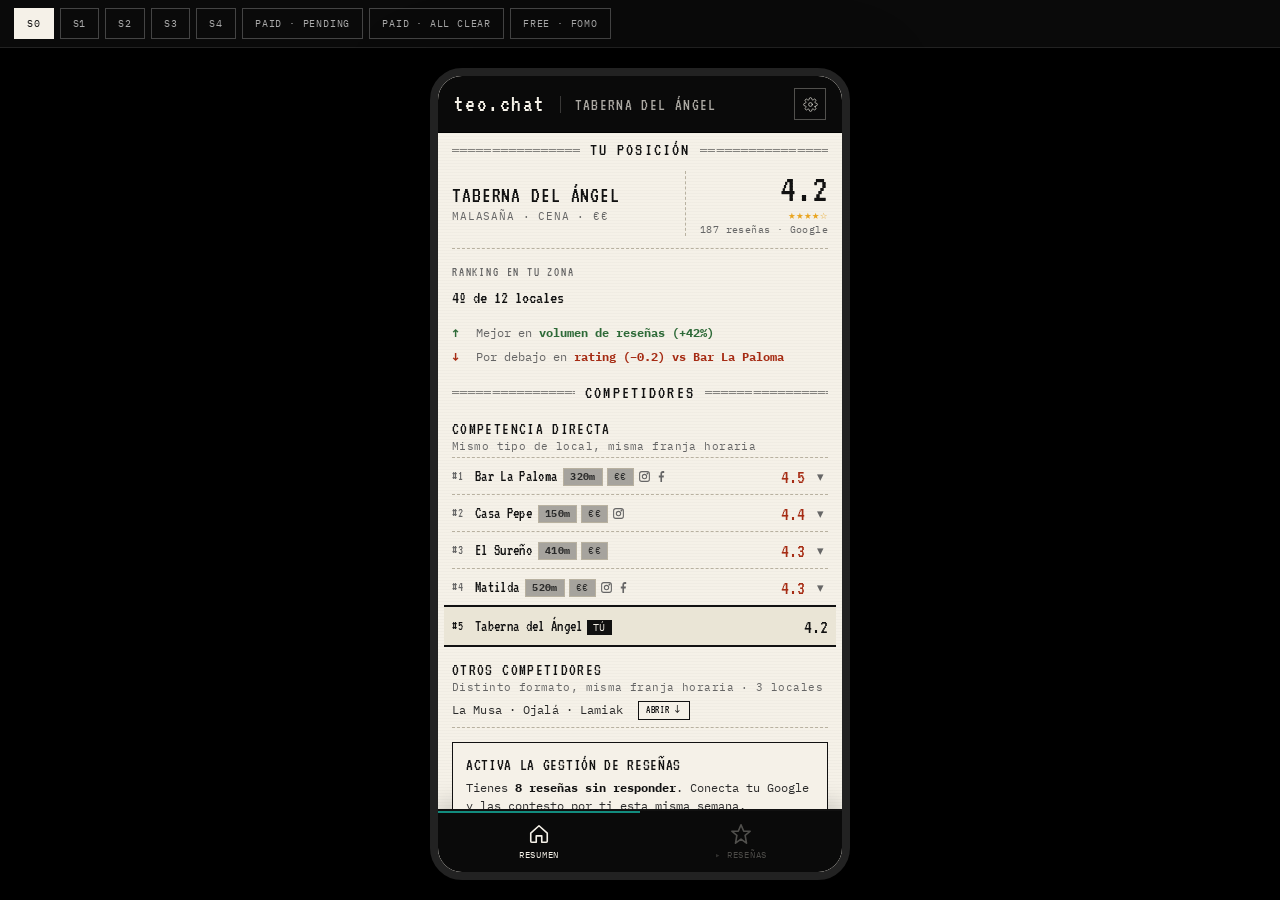
<file: portal-homepage-mockup.html>
<!DOCTYPE html>
<html lang="es">
<head>
<meta charset="UTF-8">
<meta name="viewport" content="width=device-width, initial-scale=1.0, maximum-scale=1.0, user-scalable=no">
<title>Teo — Portal homepage mockup</title>
<style>
  @import url('https://fonts.googleapis.com/css2?family=VT323&family=IBM+Plex+Mono:wght@400;500;700&display=swap');

  *, *::before, *::after { box-sizing: border-box; margin: 0; padding: 0; }

  :root {
    --paper:    #F5F1E8;
    --paper-2:  #EAE5D6;
    --paper-3:  #DCD5C0;
    --ink:      #111111;
    --ink-soft: #2a2a2a;
    --mid:      #666;
    --light:    #9a9a9a;
    --line:     #b8b1a0;
    --wa:       #128C7E;
    --wa-hover: #0e7468;
    --red:      #a62c14;
    --red-pale: #F2DFD7;
    --amber:    #a46a0a;
    --amber-pale:#EADFBF;
    --green-ok: #2E6A38;
    --green-pale:#DFE8D8;
    --star:     #e9a41e;

    --font-display: 'VT323', 'IBM Plex Mono', monospace;
    --font-body:    'IBM Plex Mono', 'Courier New', Courier, monospace;
  }

  html, body {
    height: 100%;
    background: #000;
    color: var(--ink);
    font-family: var(--font-body);
    font-size: 14px;
    line-height: 1.5;
    -webkit-font-smoothing: antialiased;
    overflow: hidden;
  }

  /* ════════════════════════════════════════════
     LAB (outer demo wrapper)
     ════════════════════════════════════════════ */
  .lab {
    height: 100%;
    display: flex;
    flex-direction: column;
    align-items: center;
  }

  .lab-header {
    width: 100%;
    flex-shrink: 0;
    background: #0a0a0a;
    color: #eee;
    padding: 8px 14px;
    border-bottom: 1px solid #222;
  }

  .state-switcher {
    display: flex;
    gap: 6px;
    overflow-x: auto;
    scrollbar-width: none;
    flex: 1;
  }

  .lab-header-inner {
    display: flex;
    align-items: center;
    gap: 10px;
  }
  .state-switcher::-webkit-scrollbar { display: none; }

  .state-btn {
    flex-shrink: 0;
    background: transparent;
    border: 1px solid #444;
    color: #aaa;
    font-family: var(--font-body);
    font-size: 10px;
    letter-spacing: 0.08em;
    text-transform: uppercase;
    padding: 8px 12px;
    cursor: pointer;
    transition: all 0.15s;
    white-space: nowrap;
  }
  .state-btn:hover { border-color: #888; color: #ddd; }
  .state-btn.active {
    background: var(--paper);
    color: var(--ink);
    border-color: var(--paper);
  }

  /* ════════════════════════════════════════════
     PHONE FRAME
     ════════════════════════════════════════════ */
  .phone {
    width: 100%;
    max-width: 420px;
    flex: 1;
    min-height: 0;
    background: var(--paper);
    position: relative;

    background-image:
      repeating-linear-gradient(0deg,
        rgba(0,0,0,0.018) 0,
        rgba(0,0,0,0.018) 1px,
        transparent 1px,
        transparent 3px);

    display: flex;
    flex-direction: column;
    overflow: hidden;
  }

  @media (min-width: 640px) {
    .phone {
      margin: 20px 0;
      max-height: 880px;
      border-radius: 32px;
      box-shadow: 0 20px 80px rgba(0,0,0,0.5);
      border: 8px solid #222;
    }
  }

  /* ════════════════════════════════════════════
     HALFTONE DARK
     Black dots on cream paper — like a thermal/dot-matrix print.
     Background-color stays paper; the dots do the darkening.
     1.75px grid, 1.0px dot radius (~95% coverage).
     ════════════════════════════════════════════ */
  .topbar,
  .bottom-nav,
  .delta-widget.paid,
  .cta-btn,
  .fomo-btn {
    background-color: var(--paper);
    background-image: radial-gradient(circle at center, #0a0a0a 1.0px, transparent 1.15px);
    background-size: 1.75px 1.75px;
  }

  .delta-widget.free {
    background-color: var(--paper);
    background-image: radial-gradient(circle at center, #3a0f08 1.0px, transparent 1.15px);
    background-size: 1.75px 1.75px;
  }

  /* Green CTA buttons — WhatsApp green dots on cream */
  .cta-btn {
    background-color: var(--paper);
    background-image: radial-gradient(circle at center, var(--wa) 1.0px, transparent 1.15px);
    background-size: 1.75px 1.75px;
  }
  .cta-btn:hover {
    background-color: var(--paper);
    background-image: radial-gradient(circle at center, var(--wa-hover) 1.0px, transparent 1.15px);
  }

  /* Darker cream sections — subtle paper halftone, smaller dots to stay light */
  .paper-2-dotted,
  .fp-widget,
  .comp-chip,
  .social-detail-item,
  .cta-item.all-clear,
  .cta-item.soft,
  .delta-placeholder {
    background-color: var(--paper);
    background-image: radial-gradient(circle at center, rgba(26,26,26,0.55) 0.55px, transparent 0.75px);
    background-size: 1.75px 1.75px;
  }

  /* Text crisping on halftone surfaces */
  .topbar,
  .bottom-nav .nav-btn,
  .delta-widget,
  .cta-btn {
    text-shadow: 0 0 1px rgba(0,0,0,0.9);
  }

  /* ════════════════════════════════════════════
     STICKY HEADER (top)
     ════════════════════════════════════════════ */
  .topbar {
    flex-shrink: 0;
    color: var(--paper);
    padding: 12px 16px;
    display: flex;
    align-items: center;
    justify-content: space-between;
    border-bottom: 1px solid #000;
  }

  .topbar-left {
    display: flex;
    align-items: center;
    gap: 14px;
  }

  .brand {
    font-family: var(--font-display);
    font-size: 24px;
    letter-spacing: 0.06em;
    line-height: 1;
    text-transform: lowercase;
  }

  .venue-tag {
    font-family: var(--font-display);
    font-size: 17px;
    color: rgba(245,241,232,0.7);
    letter-spacing: 0.08em;
    text-transform: uppercase;
    line-height: 1;
    border-left: 1px solid rgba(245,241,232,0.2);
    padding-left: 14px;
  }

  .gear-btn {
    background: transparent;
    border: 1px solid rgba(245,241,232,0.3);
    width: 32px;
    height: 32px;
    display: flex;
    align-items: center;
    justify-content: center;
    cursor: pointer;
    color: rgba(245,241,232,0.7);
    padding: 0;
    transition: all 0.15s;
  }
  .gear-btn:hover { color: var(--paper); border-color: var(--paper); }
  .gear-btn svg { width: 15px; height: 15px; }

  /* ════════════════════════════════════════════
     SCROLLABLE BODY
     ════════════════════════════════════════════ */
  .scroll-body {
    flex: 1;
    min-height: 0;
    overflow-y: auto;
    overflow-x: hidden;
    padding: 8px 14px 24px;
    scrollbar-width: none;
    -webkit-overflow-scrolling: touch;
  }
  .scroll-body::-webkit-scrollbar { display: none; }

  /* ════════════════════════════════════════════
     BOTTOM NAV
     ════════════════════════════════════════════ */
  .bottom-nav {
    flex-shrink: 0;
    border-top: 2px solid var(--ink);
    display: flex;
    box-shadow: 0 -8px 20px rgba(0,0,0,0.15);
  }

  .nav-btn {
    flex: 1;
    padding: 10px 0 12px;
    display: none;
    flex-direction: column;
    align-items: center;
    justify-content: center;
    gap: 4px;
    color: rgba(245,241,232,0.55);
    cursor: pointer;
    font-family: var(--font-body);
    background: transparent;
    border: none;
    border-top: 2px solid transparent;
    transition: color 0.15s;
    min-height: 56px;
  }
  .nav-btn svg {
    width: 22px;
    height: 22px;
    stroke-width: 1.75;
  }
  .nav-btn-label {
    font-size: 9px;
    letter-spacing: 0.08em;
    text-transform: uppercase;
  }
  .nav-btn.active {
    color: var(--paper);
    border-top-color: var(--wa);
  }
  .nav-btn.next {
    color: rgba(245,241,232,0.3);
  }
  .nav-btn.next .nav-btn-label::before {
    content: '▸ ';
    opacity: 0.6;
  }
  .nav-btn:hover:not(.active):not(.next) { color: rgba(245,241,232,0.85); }

  body[data-state="s0"] .nav-btn[data-show~="s0"] { display: flex; }
  body[data-state="s1"] .nav-btn[data-show~="s1"] { display: flex; }
  body[data-state="s2"] .nav-btn[data-show~="s2"] { display: flex; }
  body[data-state="s3"] .nav-btn[data-show~="s3"] { display: flex; }
  body[data-state="s4"] .nav-btn[data-show~="s4"] { display: flex; }
  body[data-state="paid"] .nav-btn[data-show~="paid"] { display: flex; }
  body[data-state="paid-clear"] .nav-btn[data-show~="paid"] { display: flex; }
  body[data-state="free"] .nav-btn[data-show~="free"] { display: flex; }

  /* ════════════════════════════════════════════
     ASCII separators & labels
     ════════════════════════════════════════════ */
  .ascii-sep {
    text-align: center;
    color: var(--line);
    font-size: 11px;
    letter-spacing: 0.4em;
    user-select: none;
    overflow: hidden;
    white-space: nowrap;
    margin: 12px 0 10px;
    line-height: 1;
  }

  .ascii-label {
    font-family: var(--font-display);
    font-size: 18px;
    color: var(--ink);
    letter-spacing: 0.12em;
    text-transform: uppercase;
    text-align: center;
    position: relative;
    margin: 18px 0 12px;
    display: flex;
    align-items: center;
    gap: 10px;
    justify-content: center;
    line-height: 1;
  }
  .ascii-label::before,
  .ascii-label::after {
    content: '═══════════════════════';
    color: var(--line);
    font-size: 10px;
    letter-spacing: 0.1em;
    overflow: hidden;
    flex: 1;
    line-height: 1;
  }

  .ascii-label.red { color: var(--red); }
  .ascii-label.red::before,
  .ascii-label.red::after { color: var(--red); opacity: 0.6; }

  /* ════════════════════════════════════════════
     WEEKLY DELTA WIDGET
     ════════════════════════════════════════════ */
  .delta-widget {
    color: var(--paper);
    padding: 14px 15px;
    margin: 6px -2px 6px;
    border: 1px solid var(--ink);
    position: relative;
  }
  body[data-state="s2"] .delta-widget.paid,
  body[data-state="s3"] .delta-widget.paid,
  body[data-state="s4"] .delta-widget.paid,
  body[data-state="paid"] .delta-widget.paid,
  body[data-state="paid-clear"] .delta-widget.paid,
  body[data-state="free"] .delta-widget.free {
    margin-top: 0;
  }
  .delta-widget.free {
    border-left: 3px solid var(--red);
  }

  .delta-header {
    display: flex;
    justify-content: space-between;
    align-items: baseline;
    margin-bottom: 10px;
    font-family: var(--font-display);
  }
  .delta-title {
    font-size: 16px;
    letter-spacing: 0.14em;
    text-transform: uppercase;
    opacity: 0.85;
  }
  .delta-date {
    font-size: 13px;
    opacity: 0.55;
    letter-spacing: 0.08em;
    text-transform: uppercase;
  }

  .delta-section { margin-bottom: 10px; }
  .delta-section:last-child { margin-bottom: 0; }

  /* Two-column layout for paid widget: TEO HIZO left, RESULTADOS right */
  .delta-cols {
    display: grid;
    grid-template-columns: 1fr 1px auto;
    gap: 12px;
    margin-bottom: 10px;
  }
  .delta-cols .delta-section { margin-bottom: 0; }
  .delta-cols .delta-divider {
    background: var(--paper);
    opacity: 0.25;
  }
  /* When in cols, headline stacks vertically: each metric on its own line */
  .delta-cols .delta-headline {
    display: flex;
    flex-direction: column;
    gap: 2px;
    font-size: 17px;
  }
  .delta-cols .delta-headline > span {
    display: block;
  }

  .delta-label {
    font-family: var(--font-display);
    font-size: 14px;
    letter-spacing: 0.16em;
    text-transform: uppercase;
    opacity: 0.55;
    margin-bottom: 4px;
  }

  .delta-list {
    display: flex;
    flex-direction: column;
    gap: 3px;
  }

  .delta-headline {
    font-family: var(--font-display);
    font-size: 20px;
    line-height: 1.2;
  }
  .delta-headline .pos { color: #7ec988; }
  .delta-headline .neg { color: #E38570; }

  .delta-row {
    display: flex;
    gap: 8px;
    align-items: baseline;
    font-size: 12.5px;
    line-height: 1.5;
    opacity: 0.92;
  }
  .delta-row::before {
    content: '›';
    color: var(--wa);
    font-weight: 700;
  }
  .delta-row strong { color: var(--paper); }

  .delta-comp {
    font-size: 11.5px;
    line-height: 1.55;
    opacity: 0.7;
    padding-top: 8px;
    margin-top: 10px;
    border-top: 1px dashed rgba(245,241,232,0.15);
  }
  .delta-comp strong { color: var(--paper); opacity: 1; }

  .delta-insight {
    margin-top: 10px;
    padding-top: 10px;
    border-top: 1px dashed rgba(245,241,232,0.2);
  }
  .delta-insight-label {
    font-family: var(--font-display);
    font-size: 13px;
    letter-spacing: 0.16em;
    text-transform: uppercase;
    opacity: 0.55;
    margin-bottom: 4px;
  }
  .delta-insight-text {
    font-size: 13px;
    line-height: 1.5;
    font-weight: 700;
  }

  .delta-placeholder {
    padding: 12px 14px;
    border: 1px dashed var(--line);
    text-align: center;
    margin: 6px 0;
  }
  .delta-placeholder-label {
    font-family: var(--font-display);
    font-size: 15px;
    letter-spacing: 0.14em;
    text-transform: uppercase;
    color: var(--mid);
    margin-bottom: 4px;
  }
  .delta-placeholder-text {
    font-size: 12px;
    color: var(--ink-soft);
    line-height: 1.45;
  }

  /* ════════════════════════════════════════════
     CTAs
     ════════════════════════════════════════════ */
  .cta-stack { display: flex; flex-direction: column; gap: 8px; }

  .cta-item {
    background: var(--paper);
    border: 1px solid var(--ink);
    padding: 12px 13px;
    position: relative;
    display: flex;
    flex-direction: column;
    align-items: flex-end;
  }
  .cta-item > .cta-title,
  .cta-item > .cta-body,
  .cta-item > .pending-list,
  .cta-item > .check {
    align-self: stretch;
  }
  .cta-item.primary { border-width: 1.5px; }

  .cta-title {
    font-family: var(--font-display);
    font-size: 17px;
    letter-spacing: 0.04em;
    text-transform: uppercase;
    line-height: 1.15;
    margin-bottom: 5px;
  }
  .cta-body {
    font-size: 12px;
    color: var(--ink-soft);
    line-height: 1.5;
    margin-bottom: 10px;
  }
  .cta-body:last-child { margin-bottom: 0; }
  .cta-body strong { color: var(--ink); }

  .cta-btn {
    display: inline-flex;
    align-items: center;
    align-self: flex-end;
    gap: 8px;
    color: #fff;
    font-family: var(--font-body);
    font-size: 11px;
    font-weight: 700;
    letter-spacing: 0.1em;
    text-transform: uppercase;
    padding: 9px 13px;
    border: none;
    cursor: pointer;
    text-decoration: none;
    transition: background-image 0.15s;
  }
  .cta-btn.secondary {
    background: transparent;
    background-image: none;
    color: var(--ink);
    border: 1px solid var(--ink);
    text-shadow: none;
  }
  .cta-btn.secondary:hover {
    background: var(--ink);
    background-image: none;
    color: var(--paper);
  }
  .cta-btn.block {
    display: flex;
    width: 100%;
    justify-content: center;
  }

  .cta-item.all-clear {
    background-color: var(--paper);
    border: 1px dashed var(--line);
    text-align: center;
    padding: 16px 14px;
    align-items: center;
  }
  .cta-item.all-clear .check {
    font-family: var(--font-display);
    font-size: 28px;
    color: var(--green-ok);
    line-height: 1;
    margin-bottom: 6px;
  }
  .cta-item.all-clear .cta-title { color: var(--ink); }
  .cta-item.all-clear .cta-body { color: var(--ink-soft); margin-bottom: 0; }

  /* Compact variant: single horizontal line, check on left of title, no body */
  .cta-item.all-clear.compact {
    display: flex;
    flex-direction: row;
    align-items: center;
    gap: 10px;
    text-align: left;
    padding: 10px 14px;
  }
  .cta-item.all-clear.compact .check {
    font-size: 22px;
    margin-bottom: 0;
    flex-shrink: 0;
  }
  .cta-item.all-clear.compact .cta-title {
    font-size: 13px;
    line-height: 1.35;
    margin-bottom: 0;
  }

  /* ════════════════════════════════════════════
     ZONE 1 — two-block horizontal layout
     ════════════════════════════════════════════ */
  .z1-top {
    display: grid;
    grid-template-columns: 1fr auto;
    gap: 14px;
    align-items: center;
    padding-bottom: 12px;
    margin-bottom: 14px;
    border-bottom: 1px dashed var(--line);
  }
  .z1-left { min-width: 0; }
  .z1-venue {
    font-family: var(--font-display);
    font-size: 22px;
    letter-spacing: 0.04em;
    text-transform: uppercase;
    line-height: 1.1;
    margin-bottom: 3px;
  }
  .z1-meta {
    font-size: 10.5px;
    color: var(--mid);
    letter-spacing: 0.08em;
    text-transform: uppercase;
    line-height: 1.3;
  }
  .z1-right {
    display: flex;
    flex-direction: column;
    align-items: flex-end;
    gap: 2px;
    flex-shrink: 0;
    padding-left: 14px;
    border-left: 1px dashed var(--line);
  }
  .z1-rating {
    font-family: var(--font-display);
    font-size: 40px;
    line-height: 0.9;
  }
  .z1-stars {
    font-size: 12px;
    color: var(--star);
    letter-spacing: 0.06em;
    line-height: 1;
  }
  .z1-reviews {
    font-size: 10px;
    color: var(--mid);
    letter-spacing: 0.04em;
    line-height: 1.3;
    text-align: right;
  }

  .z1-ranking { margin-bottom: 12px; }
  .z1-ranking-label {
    font-family: var(--font-display);
    font-size: 13px;
    letter-spacing: 0.14em;
    text-transform: uppercase;
    color: var(--mid);
    margin-bottom: 2px;
  }
  .z1-ranking-val {
    font-family: var(--font-display);
    font-size: 18px;
  }

  .z1-callouts { display: flex; flex-direction: column; gap: 6px; }
  .z1-callout {
    display: flex;
    gap: 10px;
    font-size: 12px;
    line-height: 1.5;
  }
  .z1-callout-arrow {
    font-weight: 700;
    flex-shrink: 0;
    width: 14px;
  }
  .z1-callout.up .z1-callout-arrow { color: var(--green-ok); }
  .z1-callout.down .z1-callout-arrow { color: var(--red); }
  .z1-callout-label { color: var(--mid); }
  .z1-callout-val { font-weight: 700; }
  .z1-callout-val.up { color: var(--green-ok); }
  .z1-callout-val.down { color: var(--red); }

  body[data-state="free"] .z1-callout.down {
    background: var(--red-pale);
    padding: 8px 10px;
    border-left: 2px solid var(--red);
  }

  /* ════════════════════════════════════════════
     ZONE 2 — Competidores (new bucket model)
     ════════════════════════════════════════════ */
  .bucket { margin-bottom: 8px; }

  .bucket-head { padding: 6px 0 4px; }
  .bucket-title {
    font-family: var(--font-display);
    font-size: 17px;
    letter-spacing: 0.08em;
    text-transform: uppercase;
    color: var(--ink);
    line-height: 1;
  }
  .bucket-sub {
    font-size: 10.5px;
    color: var(--mid);
    letter-spacing: 0.04em;
    margin-top: 2px;
    line-height: 1.35;
  }

  .comp-row {
    border-top: 1px dashed var(--line);
    padding: 9px 0 7px;
    cursor: pointer;
  }
  .comp-row:last-child { border-bottom: 1px dashed var(--line); }

  /* Venue's own row inside competencia directa — distinct treatment so
     the owner sees their position visually in the ranking */
  .comp-row.is-self {
    background-color: var(--paper-2);
    border-top: 2px solid var(--ink);
    border-bottom: 2px solid var(--ink);
    padding: 10px 8px 8px;
    margin-left: -8px;
    margin-right: -8px;
    cursor: default;
  }
  .comp-row.is-self + .comp-row { border-top: none; }
  .comp-row .comp-rank {
    font-family: var(--font-display);
    font-size: 13px;
    color: var(--mid);
    letter-spacing: 0.04em;
    margin-right: 6px;
    line-height: 1;
  }
  .comp-row.is-self .comp-rank {
    color: var(--ink);
  }
  .comp-row.is-self .comp-self-tag {
    font-family: var(--font-body);
    font-size: 9.5px;
    color: var(--paper);
    background: var(--ink);
    padding: 1px 6px;
    letter-spacing: 0.1em;
    text-transform: uppercase;
    margin-left: 4px;
    line-height: 1.4;
  }
  .comp-row.is-self .comp-rating {
    color: var(--ink);
    font-weight: 500;
  }
  .comp-row.is-self .comp-expand-btn { display: none; }

  .comp-main {
    display: grid;
    grid-template-columns: 1fr auto;
    gap: 10px;
    align-items: center;
  }
  .comp-left {
    min-width: 0;
    display: flex;
    align-items: center;
    gap: 6px;
    flex-wrap: wrap;
  }
  .comp-name {
    font-family: var(--font-display);
    font-size: 16px;
    color: var(--ink);
    letter-spacing: 0.02em;
    line-height: 1.1;
  }
  .comp-chips {
    display: inline-flex;
    align-items: center;
    gap: 4px;
  }
  .comp-chip {
    font-size: 9.5px;
    color: var(--mid);
    padding: 1px 6px;
    letter-spacing: 0.04em;
    line-height: 1.5;
    border: 1px solid var(--line);
  }
  .comp-chip.dist { font-weight: 700; color: var(--ink-soft); }
  .comp-chip.price { color: var(--ink-soft); }

  .social-icons {
    display: inline-flex;
    gap: 4px;
    align-items: center;
  }
  .social-icons svg {
    width: 13px; height: 13px;
    color: var(--mid);
  }

  .comp-right {
    display: flex;
    align-items: center;
    gap: 8px;
    flex-shrink: 0;
  }
  .comp-rating {
    font-family: var(--font-display);
    font-size: 20px;
    color: var(--ink);
    line-height: 1;
  }
  .comp-rating.higher { color: var(--red); }
  .comp-rating.lower { color: var(--green-ok); }
  .comp-trend {
    font-size: 9px;
    letter-spacing: 0.06em;
    text-transform: uppercase;
    padding: 2px 5px;
    font-weight: 700;
    line-height: 1.4;
  }
  .comp-trend.up { background: var(--red-pale); color: var(--red); }
  .comp-trend.flat { background: var(--paper-2); color: var(--mid); }
  .comp-trend.down { background: var(--green-pale); color: var(--green-ok); }

  .comp-expand-btn {
    background: transparent;
    border: none;
    color: var(--mid);
    cursor: pointer;
    padding: 2px 4px;
    font-size: 13px;
    line-height: 1;
    transition: transform 0.2s, color 0.15s;
  }
  .comp-row.open .comp-expand-btn { transform: rotate(180deg); color: var(--ink); }

  /* Trend arrows hidden until historical data exists */
  .comp-trend { display: none; }
  body[data-state="paid"] .comp-trend,
  body[data-state="paid-clear"] .comp-trend,
  body[data-state="free"] .comp-trend { display: inline-block; }

  body[data-state="free"] .comp-row.widening { background: rgba(166,44,20,0.05); }

  .comp-detail {
    display: none;
    padding: 10px 2px 6px;
    margin-top: 4px;
    border-top: 1px dashed var(--line);
  }
  .comp-row.open .comp-detail { display: block; }

  .detail-block { margin-bottom: 12px; }
  .detail-block:last-child { margin-bottom: 0; }

  .detail-title {
    font-family: var(--font-display);
    font-size: 13px;
    letter-spacing: 0.14em;
    text-transform: uppercase;
    color: var(--mid);
    display: flex;
    align-items: center;
    gap: 6px;
    margin-bottom: 6px;
  }
  .detail-title svg { width: 12px; height: 12px; }

  .google-detail {
    display: grid;
    grid-template-columns: 1fr 115px;
    gap: 10px;
    align-items: center;
  }
  .g-summary {
    font-size: 11.5px;
    line-height: 1.55;
    color: var(--ink-soft);
  }
  .g-summary strong { color: var(--ink); }

  .g-dist {
    display: flex;
    flex-direction: column;
    gap: 3px;
  }
  .g-dist-row {
    display: grid;
    grid-template-columns: 12px 1fr;
    gap: 6px;
    align-items: center;
    font-size: 10px;
    color: var(--mid);
    line-height: 1;
  }
  .g-dist-stars {
    text-align: right;
    font-weight: 700;
    color: var(--ink-soft);
  }
  .g-dist-bar {
    height: 6px;
    background: var(--paper-2);
    position: relative;
    overflow: hidden;
  }
  .g-dist-bar .fill {
    position: absolute;
    inset: 0 auto 0 0;
    background: var(--star);
  }

  .social-detail {
    display: flex;
    gap: 6px;
    flex-wrap: wrap;
    font-size: 11px;
    color: var(--ink-soft);
    line-height: 1.4;
  }
  .social-detail-item {
    display: flex;
    align-items: center;
    gap: 5px;
    padding: 4px 8px;
    border: 1px solid var(--line);
  }
  .social-detail-item svg { width: 11px; height: 11px; }
  .social-detail-item strong { color: var(--ink); }

  /* ════════════════════════════════════════════
     FOREIGN PATRON WIDGET
     ════════════════════════════════════════════ */
  .fp-widget {
    padding: 12px 14px;
    border: 1px solid var(--line);
    margin: 8px 0;
  }
  .fp-title {
    font-family: var(--font-display);
    font-size: 14px;
    letter-spacing: 0.14em;
    text-transform: uppercase;
    color: var(--mid);
    margin-bottom: 8px;
  }
  .fp-main {
    display: flex;
    justify-content: space-between;
    align-items: baseline;
    margin-bottom: 6px;
  }
  .fp-ratio {
    font-family: var(--font-display);
    font-size: 30px;
    line-height: 1;
  }
  .fp-vs {
    font-size: 11px;
    color: var(--mid);
    text-align: right;
    line-height: 1.4;
  }
  .fp-vs strong { color: var(--ink); }
  .fp-langs {
    font-size: 11px;
    color: var(--ink-soft);
    letter-spacing: 0.04em;
  }

  /* ════════════════════════════════════════════
     STATE VISIBILITY
     ════════════════════════════════════════════ */
  .delta-widget, .delta-placeholder { display: none; }
  body[data-state="s2"] .delta-widget.paid,
  body[data-state="s3"] .delta-widget.paid,
  body[data-state="s4"] .delta-widget.paid,
  body[data-state="paid"] .delta-widget.paid,
  body[data-state="paid-clear"] .delta-widget.paid,
  body[data-state="free"] .delta-widget.free { display: block; }

  .action-slot-post-delta, .action-slot-post-zone2 { display: none; }
  body[data-state="s0"] .action-slot-post-zone2,
  body[data-state="s1"] .action-slot-post-zone2 { display: block; }
  body[data-state="s2"] .action-slot-post-delta,
  body[data-state="s3"] .action-slot-post-delta,
  body[data-state="s4"] .action-slot-post-delta,
  body[data-state="paid"] .action-slot-post-delta,
  body[data-state="paid-clear"] .action-slot-post-delta,
  body[data-state="free"] .action-slot-post-delta { display: block; }

  .cta-s0, .cta-s1, .cta-s2, .cta-s3, .cta-s4, .cta-paid-pending, .cta-paid-clear, .cta-free { display: none; }
  /* cta-items (card containers) use flex layout so flex-end right-aligns the button */
  body[data-state="s0"] .cta-s0,
  body[data-state="s1"] .cta-s1,
  body[data-state="s2"] .cta-s2,
  body[data-state="s3"] .cta-s3,
  body[data-state="s4"] .cta-s4,
  body[data-state="paid-clear"] .cta-paid-clear,
  body[data-state="free"] .cta-free { display: flex; }
  /* cta-paid-pending is a wrapper containing a label + stack of tasks; needs block */
  body[data-state="paid"] .cta-paid-pending { display: block; }

  .secondary-actions { display: none; }
  body[data-state="paid"] .secondary-actions,
  body[data-state="paid-clear"] .secondary-actions { display: block; }

  /* ════════════════════════════════════════════
     PAGE SWITCHING
     ════════════════════════════════════════════ */
  .page { display: none; }

  /* Tighten first-of-page headroom. The scroll-body's 8px top padding
     already provides breathing room — the first visible header on each
     page should not add more on top. Uses :first-of-type so it works
     even when earlier siblings are hidden by state. */
  .page > .ascii-label:first-of-type,
  .page > .comp-pulse:first-of-type,
  .page > .collapsible:first-of-type > .collapsible-trigger > .ascii-label,
  .page > .collapsible:first-of-type > .collapsible-trigger > .settings-group-title {
    margin-top: 0;
  }
  /* On Settings, the back button is the absolute first child; the ascii-label
     after it should sit close, not 18px down */
  .page-settings > .ascii-label {
    margin-top: 6px;
  }

  /* TU POSICIÓN ascii-label is structurally the 4th DIV child of page-resumen
     (after delta-widget paid, delta-widget free, action-slot-post-delta).
     :first-of-type doesn't help here because it checks tag type, not class.
     In S0/S1 all preceding siblings are hidden, so TU POSICIÓN is the first
     visible header — kill its margin-top in those states only. */
  body[data-state="s0"] .page-resumen > .ascii-label.first-on-page-when-empty,
  body[data-state="s1"] .page-resumen > .ascii-label.first-on-page-when-empty {
    margin-top: 0;
  }
  body[data-page="resumen"] .page-resumen { display: block; }
  body[data-page="reviews"] .page-reviews { display: block; }

  /* Nav button highlight follows data-page */
  body[data-page="resumen"] .nav-btn[data-page-link="resumen"],
  body[data-page="reviews"] .nav-btn[data-page-link="reviews"] {
    color: var(--paper);
    border-top-color: var(--wa);
  }
  body[data-page="resumen"] .nav-btn:not([data-page-link="resumen"]),
  body[data-page="reviews"] .nav-btn:not([data-page-link="reviews"]) {
    /* reset — not active */
  }

  /* ════════════════════════════════════════════
     REVIEWS PAGE — Google summary header
     ════════════════════════════════════════════ */
  .g-summary-block {
    padding: 4px 0 12px;
    margin-bottom: 8px;
    border-bottom: 1px dashed var(--line);
  }
  .g-summary-top {
    display: grid;
    grid-template-columns: 1fr 120px;
    gap: 14px;
    align-items: center;
    margin-bottom: 10px;
  }
  .g-summary-rating-block {
    display: flex;
    flex-direction: column;
    align-items: flex-end;
    gap: 2px;
  }
  .g-big-rating {
    font-family: var(--font-display);
    font-size: 44px;
    line-height: 0.9;
    color: var(--ink);
  }
  .g-big-stars {
    font-size: 13px;
    color: var(--star);
    letter-spacing: 0.08em;
    line-height: 1;
  }
  .g-big-count {
    font-size: 10px;
    color: var(--mid);
    letter-spacing: 0.04em;
    line-height: 1.3;
  }

  .g-summary-dist {
    display: flex;
    flex-direction: column;
    gap: 3px;
    min-width: 0;
  }

  .g-summary-highlights {
    display: flex;
    flex-direction: column;
    gap: 8px;
    padding-top: 10px;
    border-top: 1px dashed var(--line);
  }
  .g-highlight-row {
    display: flex;
    gap: 8px;
    font-size: 11.5px;
    line-height: 1.55;
  }
  .g-highlight-label {
    font-family: var(--font-display);
    font-size: 13px;
    letter-spacing: 0.12em;
    text-transform: uppercase;
    color: var(--mid);
    flex-shrink: 0;
    min-width: 70px;
    padding-top: 2px;
  }
  .g-highlight-label.pos { color: var(--green-ok); }
  .g-highlight-label.neg { color: var(--red); }
  .g-highlight-text {
    color: var(--ink-soft);
    flex: 1;
  }
  .g-highlight-text strong { color: var(--ink); }

  /* ════════════════════════════════════════════
     REVIEWS — mode chip
     ════════════════════════════════════════════ */
  .mode-chip {
    display: flex;
    flex-direction: column;
    gap: 3px;
    padding: 8px 12px;
    border: 1px solid var(--line);
    background-color: var(--paper);
    background-image: radial-gradient(circle at center, rgba(26,26,26,0.55) 0.55px, transparent 0.75px);
    background-size: 1.75px 1.75px;
    margin-bottom: 14px;
    cursor: pointer;
    transition: border-color 0.15s;
  }
  .mode-chip:hover { border-color: var(--ink); }
  .mode-chip-head {
    display: flex;
    align-items: center;
    gap: 8px;
  }
  .mode-chip-label {
    font-family: var(--font-display);
    font-size: 13px;
    letter-spacing: 0.12em;
    text-transform: uppercase;
    color: var(--mid);
  }
  .mode-chip-value {
    font-family: var(--font-display);
    font-size: 14px;
    letter-spacing: 0.06em;
    text-transform: uppercase;
    color: var(--ink);
  }
  .mode-chip-edit {
    margin-left: auto;
    color: var(--wa);
    font-weight: 700;
    font-size: 10px;
    letter-spacing: 0.08em;
    text-transform: uppercase;
    flex-shrink: 0;
  }
  .mode-chip-tagline {
    font-size: 11px;
    color: var(--ink-soft);
    line-height: 1.4;
  }

  /* ════════════════════════════════════════════
     REVIEW ROW
     ════════════════════════════════════════════ */
  .review-row {
    border-top: 1px dashed var(--line);
    padding: 12px 0 10px;
  }
  .review-row:last-child { border-bottom: 1px dashed var(--line); }

  .review-head {
    display: flex;
    justify-content: space-between;
    align-items: flex-start;
    gap: 10px;
    margin-bottom: 6px;
  }
  .review-left {
    min-width: 0;
    flex: 1;
  }
  .review-author {
    font-family: var(--font-display);
    font-size: 15px;
    color: var(--ink);
    line-height: 1.1;
    margin-bottom: 2px;
  }
  .review-meta {
    font-size: 10px;
    color: var(--mid);
    letter-spacing: 0.04em;
    line-height: 1.3;
  }
  .review-stars {
    font-size: 12px;
    color: var(--star);
    letter-spacing: 0.06em;
    line-height: 1;
    white-space: nowrap;
    flex-shrink: 0;
  }
  .review-stars.low { color: var(--red); }

  .review-text {
    font-size: 12px;
    color: var(--ink-soft);
    line-height: 1.55;
    margin-bottom: 8px;
  }
  .review-text.truncated {
    display: -webkit-box;
    -webkit-line-clamp: 3;
    -webkit-box-orient: vertical;
    overflow: hidden;
  }

  /* Teo's proposed draft (on unanswered rows) */
  .teo-draft {
    background-color: var(--paper);
    background-image: radial-gradient(circle at center, rgba(26,26,26,0.55) 0.55px, transparent 0.75px);
    background-size: 1.75px 1.75px;
    border: 1px solid var(--line);
    border-left: 3px solid var(--wa);
    padding: 8px 10px;
    margin-bottom: 8px;
  }
  .teo-draft-label {
    font-family: var(--font-display);
    font-size: 12px;
    letter-spacing: 0.12em;
    text-transform: uppercase;
    color: var(--wa);
    margin-bottom: 4px;
  }
  .teo-draft-text {
    font-size: 11.5px;
    color: var(--ink-soft);
    line-height: 1.5;
    font-style: italic;
  }

  /* Teo's posted response (on answered rows) */
  .teo-response {
    border-left: 2px solid var(--line);
    padding: 6px 0 6px 10px;
    margin-top: 6px;
    font-size: 11.5px;
    color: var(--ink-soft);
    line-height: 1.5;
  }
  .teo-response-label {
    font-family: var(--font-display);
    font-size: 11px;
    letter-spacing: 0.12em;
    text-transform: uppercase;
    color: var(--mid);
    margin-bottom: 3px;
  }
  .teo-response-label.owner { color: var(--amber); }

  .review-actions {
    display: flex;
    justify-content: flex-end;
  }

  /* Queued (paid-clear) row — no action, quiet style */
  .review-row.queued .teo-draft {
    border-left-color: var(--mid);
  }
  .review-row.queued .teo-draft-label {
    color: var(--mid);
  }
  .queue-note {
    font-size: 10.5px;
    color: var(--mid);
    font-style: italic;
    letter-spacing: 0.02em;
  }

  /* Filter bar for answered reviews */
  .filter-bar {
    display: flex;
    gap: 4px;
    flex-wrap: wrap;
    margin: 10px 0 6px;
  }
  .filter-chip {
    font-family: var(--font-body);
    font-size: 10px;
    letter-spacing: 0.06em;
    text-transform: uppercase;
    padding: 4px 8px;
    border: 1px solid var(--line);
    background: transparent;
    color: var(--mid);
    cursor: pointer;
    transition: all 0.15s;
  }
  .filter-chip:hover { border-color: var(--ink); color: var(--ink); }
  .filter-chip.active {
    background: var(--ink);
    color: var(--paper);
    border-color: var(--ink);
  }
  .filter-chip .star {
    color: var(--star);
    margin-left: 2px;
  }
  .filter-chip.active .star { color: var(--star); }

  .filter-row {
    margin-bottom: 8px;
  }
  .filter-row-label {
    font-family: var(--font-display);
    font-size: 11px;
    letter-spacing: 0.12em;
    text-transform: uppercase;
    color: var(--mid);
    margin-bottom: 2px;
  }

  /* FOMO urgent header */
  .urgent-banner {
    background-color: var(--paper);
    background-image: radial-gradient(circle at center, #3a0f08 1.0px, transparent 1.15px);
    background-size: 1.75px 1.75px;
    color: var(--paper);
    padding: 10px 12px;
    margin: 4px 0 10px;
    text-shadow: 0 0 1px rgba(0,0,0,0.9);
  }
  .urgent-banner-label {
    font-family: var(--font-display);
    font-size: 14px;
    letter-spacing: 0.14em;
    text-transform: uppercase;
    opacity: 0.85;
    margin-bottom: 3px;
  }
  .urgent-banner-text {
    font-size: 12px;
    line-height: 1.45;
    opacity: 0.92;
  }
  .urgent-banner-text strong { color: var(--paper); }

  /* FOMO per-row activate CTA */
  .fomo-row-cta {
    display: flex;
    align-items: center;
    justify-content: space-between;
    gap: 10px;
    padding: 8px 10px;
    margin-top: 6px;
    border: 1px dashed var(--red);
    background-color: var(--red-pale);
  }
  .fomo-row-cta-text {
    font-size: 11px;
    color: var(--red);
    font-weight: 700;
    line-height: 1.3;
  }
  .fomo-row-cta-btn {
    flex-shrink: 0;
    font-family: var(--font-body);
    font-size: 10px;
    font-weight: 700;
    letter-spacing: 0.08em;
    text-transform: uppercase;
    padding: 6px 10px;
    background-color: var(--paper);
    background-image: radial-gradient(circle at center, var(--wa) 1.0px, transparent 1.15px);
    background-size: 1.75px 1.75px;
    color: #fff;
    text-shadow: 0 0 1px rgba(0,0,0,0.9);
    border: none;
    cursor: pointer;
    text-decoration: none;
    white-space: nowrap;
  }

  /* All-clear empty state for reviews — compact inline */
  .reviews-all-clear {
    display: flex;
    align-items: center;
    gap: 10px;
    padding: 8px 12px;
    border: 1px dashed var(--line);
    background-color: var(--paper);
    background-image: radial-gradient(circle at center, rgba(26,26,26,0.55) 0.55px, transparent 0.75px);
    background-size: 1.75px 1.75px;
    margin: 4px 0 14px;
  }
  .reviews-all-clear .check {
    font-family: var(--font-display);
    font-size: 18px;
    color: var(--green-ok);
    line-height: 1;
    flex-shrink: 0;
  }
  .reviews-all-clear-text {
    font-family: var(--font-display);
    font-size: 14px;
    letter-spacing: 0.1em;
    text-transform: uppercase;
    color: var(--ink);
    line-height: 1;
  }
  .reviews-all-clear-sub {
    font-size: 10.5px;
    color: var(--mid);
    line-height: 1.3;
    flex: 1;
  }

  /* ════════════════════════════════════════════
     REVIEWS — visibility per state
     ════════════════════════════════════════════ */
  .mode-chip, .filter-row, .rev-answered, .rev-unanswered, .rev-showcase,
  .rev-queued, .rev-fomo-top, .reviews-all-clear { display: none; }

  /* S0 — showcase only */
  body[data-state="s0"][data-page="reviews"] .rev-showcase { display: block; }

  /* S1–S4, PAID — full unanswered + answered + mode chip (from S2 onward) */
  body[data-state="s2"][data-page="reviews"] .mode-chip,
  body[data-state="s3"][data-page="reviews"] .mode-chip,
  body[data-state="s4"][data-page="reviews"] .mode-chip,
  body[data-state="paid"][data-page="reviews"] .mode-chip,
  body[data-state="paid-clear"][data-page="reviews"] .mode-chip { display: flex; }

  body[data-state="s1"][data-page="reviews"] .rev-unanswered,
  body[data-state="s2"][data-page="reviews"] .rev-unanswered,
  body[data-state="s3"][data-page="reviews"] .rev-unanswered,
  body[data-state="s4"][data-page="reviews"] .rev-unanswered,
  body[data-state="paid"][data-page="reviews"] .rev-unanswered { display: block; }

  body[data-state="s1"][data-page="reviews"] .rev-answered,
  body[data-state="s2"][data-page="reviews"] .rev-answered,
  body[data-state="s3"][data-page="reviews"] .rev-answered,
  body[data-state="s4"][data-page="reviews"] .rev-answered,
  body[data-state="paid"][data-page="reviews"] .rev-answered,
  body[data-state="paid-clear"][data-page="reviews"] .rev-answered { display: block; }

  body[data-state="s1"][data-page="reviews"] .filter-row,
  body[data-state="s2"][data-page="reviews"] .filter-row,
  body[data-state="s3"][data-page="reviews"] .filter-row,
  body[data-state="s4"][data-page="reviews"] .filter-row,
  body[data-state="paid"][data-page="reviews"] .filter-row,
  body[data-state="paid-clear"][data-page="reviews"] .filter-row { display: block; }

  /* PAID all-clear: queued list replaces unanswered; all-clear badge on top */
  body[data-state="paid-clear"][data-page="reviews"] .rev-queued { display: block; }
  body[data-state="paid-clear"][data-page="reviews"] .reviews-all-clear { display: block; }

  /* FREE FOMO: top-3 urgent + full unanswered list below (no answered section) */
  body[data-state="free"][data-page="reviews"] .rev-fomo-top { display: block; }
  body[data-state="free"][data-page="reviews"] .rev-unanswered { display: block; }

  /* ════════════════════════════════════════════
     CALENDAR — post expansion panel (inline)
     ════════════════════════════════════════════ */
  .post-expand {
    border: 1.5px solid var(--ink);
    background-color: var(--paper);
    margin-bottom: 10px;
    padding: 0;
    animation: expandFade 0.2s ease;
  }
  @keyframes expandFade {
    from { opacity: 0; transform: translateY(-4px); }
    to { opacity: 1; transform: translateY(0); }
  }

  .post-expand-head {
    display: flex;
    justify-content: space-between;
    align-items: center;
    padding: 8px 12px;
    border-bottom: 1px dashed var(--line);
  }
  .post-expand-status {
    font-family: var(--font-display);
    font-size: 13px;
    letter-spacing: 0.12em;
    text-transform: uppercase;
    line-height: 1;
  }
  .post-expand-status.scheduled { color: var(--ink); }
  .post-expand-status.suggested { color: var(--wa); }
  .post-expand-status.published { color: var(--mid); }

  .post-expand-close {
    background: transparent;
    border: none;
    color: var(--mid);
    font-family: var(--font-body);
    font-size: 18px;
    line-height: 1;
    padding: 0;
    cursor: pointer;
  }
  .post-expand-close:hover { color: var(--ink); }

  .post-expand-img {
    aspect-ratio: 1 / 1;
    position: relative;
    display: flex;
    align-items: center;
    justify-content: center;
    color: rgba(255,255,255,0.45);
    font-family: var(--font-display);
    font-size: 14px;
    letter-spacing: 0.14em;
    text-transform: uppercase;
    background-image:
      radial-gradient(circle at 30% 40%, rgba(255,255,255,0.15) 0, transparent 40%),
      radial-gradient(circle at 70% 70%, rgba(0,0,0,0.25) 0, transparent 50%),
      linear-gradient(135deg, #d4a04a 0%, #a46a0a 60%, #6e4200 100%);
  }
  .post-expand-img.alt {
    background-image:
      radial-gradient(circle at 40% 30%, rgba(255,255,255,0.1) 0, transparent 40%),
      linear-gradient(135deg, #7a5d3e 0%, #4a3320 60%, #2d1e10 100%);
  }
  .post-expand-img::after {
    content: '';
    position: absolute;
    inset: 0;
    background-image: radial-gradient(circle at center, rgba(0,0,0,0.25) 0.6px, transparent 0.8px);
    background-size: 2.5px 2.5px;
    pointer-events: none;
  }
  .post-expand-img-label {
    position: relative;
    z-index: 1;
    background: rgba(0,0,0,0.4);
    padding: 6px 10px;
    border: 1px solid rgba(255,255,255,0.2);
    font-size: 11px;
    letter-spacing: 0.1em;
  }

  .post-expand-body {
    padding: 10px 12px;
  }
  .post-expand-meta {
    display: flex;
    align-items: center;
    gap: 8px;
    margin-bottom: 8px;
  }
  .post-expand-meta svg { width: 13px; height: 13px; color: var(--ink); }
  .post-expand-date {
    font-family: var(--font-display);
    font-size: 12px;
    letter-spacing: 0.1em;
    text-transform: uppercase;
    color: var(--mid);
    margin-left: auto;
  }

  .post-expand-caption {
    font-size: 12px;
    color: var(--ink-soft);
    line-height: 1.5;
    padding: 8px 10px;
    border: 1px solid var(--line);
    background-color: var(--paper);
    background-image: radial-gradient(circle at center, rgba(26,26,26,0.35) 0.55px, transparent 0.75px);
    background-size: 1.75px 1.75px;
    margin-bottom: 10px;
    min-height: 60px;
  }
  .post-expand-caption[contenteditable="true"]:focus {
    outline: 2px solid var(--wa);
    outline-offset: -2px;
  }

  .post-expand-actions {
    display: flex;
    gap: 6px;
    flex-wrap: wrap;
  }
  .post-expand-actions .cta-btn {
    align-self: auto;
  }

  /* Batch approve bar */
  .cal-batch-bar {
    display: flex;
    justify-content: space-between;
    align-items: center;
    gap: 10px;
    padding: 10px 12px;
    margin-top: 12px;
    border: 1.5px solid var(--ink);
    background-color: var(--paper);
  }
  .cal-batch-info {
    font-size: 11.5px;
    color: var(--ink-soft);
    line-height: 1.3;
    flex: 1;
  }
  .cal-batch-info strong {
    font-family: var(--font-display);
    font-size: 14px;
    letter-spacing: 0.06em;
    text-transform: uppercase;
    color: var(--ink);
  }

  /* Day hover/pressable for better affordance */
  .cal-day:has(.cal-post:not(.empty):not(.empty-fomo)) {
    cursor: pointer;
  }
  .cal-day:has(.cal-post:not(.empty):not(.empty-fomo)):hover {
    border-color: var(--ink);
  }
  .cal-day.selected {
    border-color: var(--ink);
    border-width: 1.5px;
  }

  /* Create post button on empty days */
  .cal-day-create {
    flex: 1;
    min-height: 0;
    background: transparent;
    border: 1px dashed rgba(18,140,126,0.3);
    color: rgba(18,140,126,0.5);
    font-family: var(--font-body);
    font-size: 14px;
    font-weight: 700;
    cursor: pointer;
    padding: 0;
    line-height: 1;
    transition: all 0.15s;
  }
  .cal-day-create:hover {
    border-color: var(--wa);
    color: var(--wa);
  }
  .cal-day.past .cal-day-create { display: none; }

  /* Batch actions section at bottom of calendar */
  .cal-batch-section {
    margin-top: 16px;
    padding-top: 14px;
    border-top: 1px dashed var(--line);
  }

  /* ════════════════════════════════════════════
     CHATBOT PAGE
     ════════════════════════════════════════════ */
  body[data-page="chatbot"] .page-chatbot { display: block; }
  body[data-page="chatbot"] .nav-btn[data-page-link="chatbot"] {
    color: var(--paper);
    border-top-color: var(--wa);
  }

  /* Chatbot demo transcript */
  .chat-transcript {
    border: 1px solid var(--line);
    padding: 10px;
    margin-bottom: 12px;
    background-color: var(--paper);
    background-image: radial-gradient(circle at center, rgba(26,26,26,0.35) 0.55px, transparent 0.75px);
    background-size: 1.75px 1.75px;
  }
  .chat-transcript-head {
    font-family: var(--font-display);
    font-size: 12px;
    letter-spacing: 0.12em;
    text-transform: uppercase;
    color: var(--mid);
    margin-bottom: 8px;
    padding-bottom: 6px;
    border-bottom: 1px dashed var(--line);
  }
  .chat-msg {
    max-width: 82%;
    padding: 7px 10px;
    margin-bottom: 5px;
    font-size: 12px;
    line-height: 1.4;
    word-wrap: break-word;
  }
  .chat-msg.customer {
    background: var(--paper-2);
    color: var(--ink);
    border-radius: 0 8px 8px 8px;
    align-self: flex-start;
    border: 1px solid var(--line);
  }
  .chat-msg.bot {
    background-color: var(--paper);
    background-image: radial-gradient(circle at center, var(--wa) 1.0px, transparent 1.15px);
    background-size: 1.75px 1.75px;
    color: #fff;
    border-radius: 8px 0 8px 8px;
    align-self: flex-end;
    margin-left: auto;
    text-shadow: 0 0 1px rgba(0,0,0,0.9);
  }
  .chat-msg-meta {
    font-size: 9.5px;
    color: var(--mid);
    margin-bottom: 2px;
    letter-spacing: 0.04em;
  }
  .chat-msg.bot .chat-msg-meta {
    text-align: right;
    color: var(--wa);
  }
  .chat-msgs {
    display: flex;
    flex-direction: column;
    gap: 2px;
  }
  .chat-divider {
    text-align: center;
    font-family: var(--font-body);
    font-size: 9px;
    color: var(--light);
    letter-spacing: 0.12em;
    text-transform: uppercase;
    margin: 6px 0;
    opacity: 0.6;
  }

  /* Chatbot stats block */
  .chatbot-stats {
    display: grid;
    grid-template-columns: 1fr 1fr;
    gap: 8px;
    margin-bottom: 14px;
  }
  .stat-card {
    padding: 10px 12px;
    border: 1px solid var(--line);
    background-color: var(--paper);
    background-image: radial-gradient(circle at center, rgba(26,26,26,0.35) 0.55px, transparent 0.75px);
    background-size: 1.75px 1.75px;
  }
  .stat-label {
    font-family: var(--font-display);
    font-size: 12px;
    letter-spacing: 0.1em;
    text-transform: uppercase;
    color: var(--mid);
    line-height: 1;
    margin-bottom: 6px;
  }
  .stat-value {
    font-family: var(--font-display);
    font-size: 26px;
    line-height: 0.9;
    color: var(--ink);
  }
  .stat-sub {
    font-size: 10px;
    color: var(--mid);
    margin-top: 2px;
    line-height: 1.3;
  }

  .chatbot-topics {
    padding: 10px 12px;
    border: 1px solid var(--line);
    background-color: var(--paper);
    background-image: radial-gradient(circle at center, rgba(26,26,26,0.35) 0.55px, transparent 0.75px);
    background-size: 1.75px 1.75px;
    margin-bottom: 14px;
  }
  .topic-row {
    display: grid;
    grid-template-columns: 1fr auto;
    gap: 10px;
    align-items: center;
    padding: 5px 0;
    border-bottom: 1px dotted var(--line);
    font-size: 12px;
  }
  .topic-row:last-child { border-bottom: none; }
  .topic-label { color: var(--ink-soft); }
  .topic-count {
    font-family: var(--font-display);
    font-size: 15px;
    color: var(--ink);
  }

  /* WhatsApp Business link block */
  .wa-biz-link {
    padding: 12px 14px;
    border: 1.5px solid var(--ink);
    margin-bottom: 16px;
    background-color: var(--paper);
  }
  .wa-biz-link-head {
    font-family: var(--font-display);
    font-size: 16px;
    letter-spacing: 0.06em;
    text-transform: uppercase;
    margin-bottom: 4px;
    line-height: 1.1;
  }
  .wa-biz-link-sub {
    font-size: 11px;
    color: var(--ink-soft);
    line-height: 1.5;
    margin-bottom: 10px;
  }
  .wa-biz-link-hint {
    font-size: 10px;
    color: var(--mid);
    margin-top: 6px;
    font-style: italic;
  }

  /* Config sections */
  .cfg-section {
    padding: 10px 12px;
    border: 1px solid var(--line);
    margin-bottom: 8px;
  }
  .cfg-head {
    display: flex;
    justify-content: space-between;
    align-items: center;
    gap: 10px;
    margin-bottom: 4px;
  }
  .cfg-title {
    font-family: var(--font-display);
    font-size: 14px;
    letter-spacing: 0.06em;
    text-transform: uppercase;
    line-height: 1.1;
  }
  .cfg-status {
    font-family: var(--font-body);
    font-size: 9px;
    letter-spacing: 0.1em;
    text-transform: uppercase;
    padding: 2px 6px;
    line-height: 1.4;
    flex-shrink: 0;
  }
  .cfg-status.active {
    background: var(--green-pale);
    color: var(--green-ok);
    border: 1px solid var(--green-ok);
  }
  .cfg-status.inactive {
    background: var(--paper-2);
    color: var(--mid);
    border: 1px solid var(--line);
  }
  .cfg-desc {
    font-size: 11.5px;
    color: var(--ink-soft);
    line-height: 1.45;
    margin-bottom: 8px;
  }
  .cfg-action {
    display: flex;
    justify-content: flex-end;
  }

  /* Chatbot demo CTA (preview link box) */
  .demo-link-box {
    padding: 12px 14px;
    border: 1px dashed var(--line);
    background-color: var(--paper);
    background-image: radial-gradient(circle at center, rgba(26,26,26,0.35) 0.55px, transparent 0.75px);
    background-size: 1.75px 1.75px;
    margin-bottom: 14px;
  }
  .demo-link-head {
    font-family: var(--font-display);
    font-size: 14px;
    letter-spacing: 0.08em;
    text-transform: uppercase;
    margin-bottom: 4px;
  }
  .demo-link-desc {
    font-size: 11.5px;
    color: var(--ink-soft);
    line-height: 1.5;
    margin-bottom: 10px;
  }

  /* Chatbot state visibility */
  .cbot-s0, .cbot-s1, .cbot-s2, .cbot-s3, .cbot-live, .cbot-free { display: none; }
  body[data-state="s0"][data-page="chatbot"] .cbot-s0 { display: block; }
  body[data-state="s1"][data-page="chatbot"] .cbot-s0 { display: block; }
  body[data-state="s2"][data-page="chatbot"] .cbot-s0 { display: block; }
  body[data-state="s3"][data-page="chatbot"] .cbot-s3 { display: block; }
  body[data-state="s4"][data-page="chatbot"] .cbot-live { display: block; }
  body[data-state="paid"][data-page="chatbot"] .cbot-live { display: block; }
  body[data-state="paid-clear"][data-page="chatbot"] .cbot-live { display: block; }
  body[data-state="free"][data-page="chatbot"] .cbot-free { display: block; }

  /* ════════════════════════════════════════════
     FAQ PAGE (Pregúntale a Teo)
     ════════════════════════════════════════════ */
  body[data-page="faq"] .page-faq { display: block; }
  body[data-page="faq"] .nav-btn[data-page-link="faq"] {
    color: var(--paper);
    border-top-color: var(--wa);
  }

  .faq-intro {
    font-size: 12px;
    color: var(--ink-soft);
    line-height: 1.55;
    padding: 10px 12px;
    border: 1px solid var(--line);
    background-color: var(--paper);
    background-image: radial-gradient(circle at center, rgba(26,26,26,0.35) 0.55px, transparent 0.75px);
    background-size: 1.75px 1.75px;
    margin-bottom: 14px;
  }
  .faq-intro strong { color: var(--ink); }

  .faq-group {
    margin-bottom: 14px;
  }
  .faq-group-title {
    font-family: var(--font-display);
    font-size: 15px;
    letter-spacing: 0.1em;
    text-transform: uppercase;
    color: var(--mid);
    margin-bottom: 6px;
    padding-bottom: 4px;
    border-bottom: 1px dashed var(--line);
  }
  .faq-btn {
    display: flex;
    align-items: center;
    justify-content: space-between;
    gap: 10px;
    width: 100%;
    padding: 9px 12px;
    background: transparent;
    border: 1px solid var(--line);
    font-family: var(--font-body);
    font-size: 12px;
    color: var(--ink-soft);
    text-align: left;
    cursor: pointer;
    margin-bottom: 4px;
    transition: all 0.15s;
    text-decoration: none;
    line-height: 1.4;
  }
  .faq-btn:hover {
    border-color: var(--ink);
    color: var(--ink);
  }
  /* ════════════════════════════════════════════
     SETTINGS PAGE
     ════════════════════════════════════════════ */
  body[data-page="settings"] .page-settings { display: block; }

  .settings-group {
    margin-bottom: 16px;
  }
  .settings-group-title {
    font-family: var(--font-display);
    font-size: 16px;
    letter-spacing: 0.1em;
    text-transform: uppercase;
    color: var(--mid);
    margin-bottom: 6px;
    padding-bottom: 4px;
    border-bottom: 1px dashed var(--line);
  }

  .setting-row {
    display: flex;
    justify-content: space-between;
    align-items: center;
    gap: 12px;
    padding: 10px 12px;
    border: 1px solid var(--line);
    border-top: none;
    background-color: var(--paper);
  }
  .setting-row:first-of-type {
    border-top: 1px solid var(--line);
  }

  .setting-row.tappable {
    cursor: pointer;
    transition: background 0.15s;
  }
  .setting-row.tappable:hover {
    background-color: var(--paper-2);
  }

  .setting-left {
    min-width: 0;
    flex: 1;
  }
  .setting-label {
    font-family: var(--font-display);
    font-size: 14px;
    letter-spacing: 0.04em;
    text-transform: uppercase;
    line-height: 1.15;
    color: var(--ink);
  }
  .setting-value {
    font-size: 11.5px;
    color: var(--ink-soft);
    line-height: 1.4;
    margin-top: 3px;
  }
  .setting-value.mono {
    font-family: var(--font-body);
    letter-spacing: 0.02em;
  }

  .setting-right {
    flex-shrink: 0;
    display: flex;
    align-items: center;
    gap: 8px;
  }
  .setting-arrow {
    color: var(--wa);
    font-weight: 700;
    font-size: 11px;
    letter-spacing: 0.06em;
    text-transform: uppercase;
  }
  .setting-chip {
    font-size: 9.5px;
    letter-spacing: 0.08em;
    text-transform: uppercase;
    padding: 2px 6px;
    border: 1px solid;
    line-height: 1.4;
  }
  .setting-chip.active {
    color: var(--green-ok);
    background: var(--green-pale);
    border-color: var(--green-ok);
  }
  .setting-chip.inactive {
    color: var(--mid);
    background: var(--paper-2);
    border-color: var(--line);
  }

  /* Toggle switch */
  .toggle {
    width: 36px;
    height: 20px;
    border-radius: 20px;
    background: var(--paper-2);
    border: 1px solid var(--line);
    position: relative;
    cursor: pointer;
    flex-shrink: 0;
    transition: all 0.15s;
  }
  .toggle::after {
    content: '';
    position: absolute;
    top: 1px;
    left: 1px;
    width: 16px;
    height: 16px;
    border-radius: 50%;
    background: var(--mid);
    transition: all 0.15s;
  }
  .toggle.on {
    background-color: var(--paper);
    background-image: radial-gradient(circle at center, var(--wa) 1.0px, transparent 1.15px);
    background-size: 1.75px 1.75px;
    border-color: var(--wa);
  }
  .toggle.on::after {
    left: auto;
    right: 1px;
    background: var(--paper);
  }

  /* Referral banner */
  .ref-banner {
    padding: 12px 14px;
    border: 1.5px solid var(--ink);
    background-color: var(--paper);
    margin-bottom: 10px;
  }
  .ref-code {
    font-family: var(--font-display);
    font-size: 22px;
    letter-spacing: 0.06em;
    color: var(--ink);
    line-height: 1;
    margin-bottom: 6px;
  }
  .ref-url {
    font-family: var(--font-body);
    font-size: 11px;
    color: var(--ink-soft);
    margin-bottom: 10px;
    word-break: break-all;
    line-height: 1.4;
  }
  .ref-stats {
    display: grid;
    grid-template-columns: 1fr 1fr 1fr;
    gap: 8px;
    padding-top: 10px;
    border-top: 1px dashed var(--line);
    margin-bottom: 10px;
  }
  .ref-stat-label {
    font-family: var(--font-display);
    font-size: 11px;
    letter-spacing: 0.08em;
    text-transform: uppercase;
    color: var(--mid);
    line-height: 1.1;
  }
  .ref-stat-value {
    font-family: var(--font-display);
    font-size: 22px;
    line-height: 1;
    margin-top: 3px;
    color: var(--ink);
  }

  .ref-how {
    font-size: 11px;
    color: var(--ink-soft);
    line-height: 1.5;
    padding: 8px 10px;
    background-color: var(--paper);
    background-image: radial-gradient(circle at center, rgba(26,26,26,0.35) 0.55px, transparent 0.75px);
    background-size: 1.75px 1.75px;
    border: 1px dashed var(--line);
  }
  .ref-how strong { color: var(--ink); }

  /* Billing invoice row */
  .invoice-row {
    display: grid;
    grid-template-columns: 1fr auto auto;
    gap: 10px;
    align-items: center;
    padding: 8px 12px;
    border: 1px solid var(--line);
    border-top: none;
  }
  .invoice-row:first-of-type {
    border-top: 1px solid var(--line);
  }
  .invoice-date {
    font-family: var(--font-body);
    font-size: 11px;
    color: var(--ink);
    letter-spacing: 0.02em;
  }
  .invoice-amount {
    font-family: var(--font-display);
    font-size: 14px;
    color: var(--ink);
  }
  .invoice-download {
    color: var(--wa);
    font-size: 11px;
    letter-spacing: 0.04em;
    text-decoration: none;
    padding: 4px 8px;
    border: 1px solid var(--wa);
  }
  .invoice-download:hover {
    background: var(--wa);
    color: #fff;
  }

  /* Settings back button */
  .settings-back {
    display: inline-flex;
    align-items: center;
    gap: 6px;
    background: transparent;
    border: none;
    color: var(--ink-soft);
    font-family: var(--font-body);
    font-size: 12px;
    letter-spacing: 0.04em;
    padding: 4px 0;
    cursor: pointer;
    margin-bottom: 8px;
  }
  .settings-back:hover { color: var(--ink); }

  /* Danger zone */
  .danger-section {
    margin-top: 20px;
    padding-top: 14px;
    border-top: 1px dashed var(--red);
  }
  .danger-label {
    font-family: var(--font-display);
    font-size: 14px;
    letter-spacing: 0.1em;
    text-transform: uppercase;
    color: var(--red);
    margin-bottom: 8px;
  }
  .danger-row {
    border-color: var(--red-pale);
  }
  .danger-row .setting-arrow { color: var(--red); }

  /* ════════════════════════════════════════════
     PAGE SWITCHING — add calendar
     ════════════════════════════════════════════ */
  body[data-page="calendar"] .page-calendar { display: block; }
  body[data-page="calendar"] .nav-btn[data-page-link="calendar"] {
    color: var(--paper);
    border-top-color: var(--wa);
  }

  /* ════════════════════════════════════════════
     CALENDAR — competitor pulse strip
     ════════════════════════════════════════════ */
  .comp-pulse {
    padding: 8px 10px;
    border: 1px solid var(--line);
    background-color: var(--paper);
    background-image: radial-gradient(circle at center, rgba(26,26,26,0.55) 0.55px, transparent 0.75px);
    background-size: 1.75px 1.75px;
    margin: 4px 0 12px;
    display: flex;
    align-items: center;
    gap: 10px;
    flex-wrap: wrap;
  }
  .comp-pulse-label {
    font-family: var(--font-display);
    font-size: 13px;
    letter-spacing: 0.12em;
    text-transform: uppercase;
    color: var(--mid);
    line-height: 1;
    flex-shrink: 0;
  }
  .comp-pulse-list {
    font-size: 11px;
    color: var(--ink-soft);
    line-height: 1.45;
    flex: 1;
    min-width: 0;
  }
  .comp-pulse-list strong { color: var(--ink); }

  /* ════════════════════════════════════════════
     CALENDAR — post preview (S1 — single post)
     ════════════════════════════════════════════ */
  .post-preview {
    border: 1px solid var(--ink);
    padding: 0;
    margin-bottom: 12px;
  }
  .post-preview-img {
    aspect-ratio: 1 / 1;
    background: linear-gradient(135deg, #d4a04a 0%, #a46a0a 60%, #6e4200 100%);
    position: relative;
    display: flex;
    align-items: center;
    justify-content: center;
    color: rgba(255,255,255,0.45);
    font-family: var(--font-display);
    font-size: 14px;
    letter-spacing: 0.14em;
    text-transform: uppercase;
    /* Halftone over the image for the thermal look */
    background-image:
      radial-gradient(circle at 30% 40%, rgba(255,255,255,0.15) 0, transparent 40%),
      radial-gradient(circle at 70% 70%, rgba(0,0,0,0.25) 0, transparent 50%),
      linear-gradient(135deg, #d4a04a 0%, #a46a0a 60%, #6e4200 100%);
  }
  .post-preview-img::after {
    content: '';
    position: absolute;
    inset: 0;
    background-image: radial-gradient(circle at center, rgba(0,0,0,0.25) 0.6px, transparent 0.8px);
    background-size: 2.5px 2.5px;
    pointer-events: none;
  }
  .post-preview-img-label {
    position: relative;
    z-index: 1;
    background: rgba(0,0,0,0.4);
    padding: 6px 10px;
    border: 1px solid rgba(255,255,255,0.2);
    font-size: 11px;
    letter-spacing: 0.1em;
  }
  .post-preview-body {
    padding: 10px 12px;
  }
  .post-preview-platforms {
    display: flex;
    gap: 6px;
    margin-bottom: 8px;
    align-items: center;
  }
  .post-preview-platforms svg { width: 13px; height: 13px; color: var(--ink); }
  .post-preview-date {
    font-family: var(--font-display);
    font-size: 12px;
    letter-spacing: 0.1em;
    text-transform: uppercase;
    color: var(--mid);
    margin-left: auto;
  }
  .post-preview-caption {
    font-size: 12px;
    color: var(--ink-soft);
    line-height: 1.5;
  }

  /* ════════════════════════════════════════════
     CALENDAR — month grid
     ════════════════════════════════════════════ */
  .cal-month {
    margin-bottom: 14px;
  }
  .cal-month-head {
    display: flex;
    justify-content: space-between;
    align-items: baseline;
    margin-bottom: 10px;
    padding-bottom: 6px;
    border-bottom: 1px dashed var(--line);
  }
  .cal-month-title {
    font-family: var(--font-display);
    font-size: 20px;
    letter-spacing: 0.08em;
    text-transform: uppercase;
    line-height: 1;
  }
  .cal-month-nav {
    display: flex;
    gap: 4px;
  }
  .cal-nav-btn {
    width: 26px;
    height: 26px;
    background: transparent;
    border: 1px solid var(--line);
    color: var(--mid);
    cursor: pointer;
    font-family: var(--font-body);
    font-size: 13px;
    line-height: 1;
  }
  .cal-nav-btn:hover { border-color: var(--ink); color: var(--ink); }

  .cal-weekdays {
    display: grid;
    grid-template-columns: repeat(7, 1fr);
    gap: 2px;
    font-family: var(--font-display);
    font-size: 11px;
    letter-spacing: 0.08em;
    text-transform: uppercase;
    color: var(--mid);
    text-align: center;
    padding-bottom: 4px;
    line-height: 1;
  }

  .cal-grid {
    display: grid;
    grid-template-columns: repeat(7, 1fr);
    gap: 2px;
  }
  .cal-day {
    aspect-ratio: 1 / 1.1;
    background-color: var(--paper);
    border: 1px solid var(--line);
    padding: 3px 4px;
    display: flex;
    flex-direction: column;
    gap: 2px;
    position: relative;
    min-width: 0;
  }
  .cal-day.outside {
    opacity: 0.25;
  }
  .cal-day-num {
    font-family: var(--font-display);
    font-size: 11px;
    color: var(--mid);
    line-height: 1;
    text-align: right;
  }
  .cal-day.today .cal-day-num {
    color: var(--ink);
    font-weight: 700;
  }
  .cal-day.today {
    border-color: var(--ink);
    border-width: 1.5px;
  }

  /* Post chip inside a day */
  .cal-post {
    flex: 1;
    min-height: 0;
    border: 1px solid transparent;
    padding: 1px 3px;
    font-family: var(--font-body);
    font-size: 8px;
    letter-spacing: 0.04em;
    line-height: 1.2;
    display: flex;
    align-items: center;
    justify-content: center;
    text-transform: uppercase;
    text-align: center;
    word-break: break-word;
    overflow: hidden;
  }

  /* ═══ Calendar visual hierarchy (v2) — suggested = loudest (action), scheduled = mid, published = quietest (history) ═══ */

  /* Published — quietest, faded into history */
  .cal-post.published {
    background-color: var(--paper-2);
    background-image: radial-gradient(circle at center, rgba(26,26,26,0.28) 0.55px, transparent 0.75px);
    background-size: 1.75px 1.75px;
    color: var(--mid);
    border: 1px solid var(--line);
    font-style: italic;
    opacity: 0.85;
  }

  /* Scheduled — mid-weight, clean & decisive (done, will run) */
  .cal-post.scheduled {
    background-color: var(--paper);
    color: var(--ink);
    border: 1.25px solid var(--ink);
  }

  /* Suggested — LOUDEST (this is the action surface) */
  .cal-post.suggested {
    background-color: var(--paper);
    background-image: radial-gradient(circle at center, rgba(26,26,26,0.45) 0.6px, transparent 0.85px);
    background-size: 1.75px 1.75px;
    color: var(--ink);
    border: 1.5px dashed var(--ink);
    font-weight: 500;
    position: relative;
  }
  .cal-post.suggested::after {
    content: '✱';
    position: absolute;
    top: 1px;
    right: 2px;
    font-size: 9px;
    color: var(--ink);
    line-height: 1;
  }

  .cal-post.empty {
    background: transparent;
    border: none;
  }

  /* FOMO calendar — owner's days are empty with a faint "—" */
  .cal-post.empty-fomo {
    background: transparent;
    border: 1px dashed rgba(166,44,20,0.25);
    color: rgba(166,44,20,0.4);
    font-size: 10px;
  }

  /* Legend */
  .cal-legend {
    display: flex;
    gap: 12px;
    flex-wrap: wrap;
    padding: 10px 0 4px;
    font-size: 10px;
    color: var(--mid);
  }
  .cal-legend-item {
    display: flex;
    align-items: center;
    gap: 4px;
  }
  .cal-legend-swatch {
    width: 10px;
    height: 10px;
    display: inline-block;
    flex-shrink: 0;
  }
  .cal-legend-swatch.published {
    background-color: var(--paper);
    background-image: radial-gradient(circle at center, rgba(26,26,26,0.55) 0.55px, transparent 0.75px);
    background-size: 1.75px 1.75px;
    border: 1px solid var(--line);
  }
  .cal-legend-swatch.scheduled {
    background-color: var(--paper);
    background-image: radial-gradient(circle at center, #0a0a0a 1.0px, transparent 1.15px);
    background-size: 1.75px 1.75px;
    border: 1px solid var(--ink);
  }
  .cal-legend-swatch.suggested {
    background-color: var(--paper);
    background-image: radial-gradient(circle at center, rgba(26,26,26,0.35) 0.55px, transparent 0.75px);
    background-size: 1.75px 1.75px;
    border: 1px dashed var(--line);
  }

  /* Empty calendar hero (S0) */
  .cal-empty-hero {
    padding: 20px 16px;
    border: 1px dashed var(--line);
    text-align: center;
    background-color: var(--paper);
    background-image: radial-gradient(circle at center, rgba(26,26,26,0.55) 0.55px, transparent 0.75px);
    background-size: 1.75px 1.75px;
    margin: 4px 0 12px;
  }
  .cal-empty-label {
    font-family: var(--font-display);
    font-size: 15px;
    letter-spacing: 0.1em;
    text-transform: uppercase;
    color: var(--mid);
    margin-bottom: 4px;
  }
  .cal-empty-sub {
    font-size: 11px;
    color: var(--ink-soft);
    line-height: 1.5;
  }

  /* ════════════════════════════════════════════
     CALENDAR — visibility per state
     ════════════════════════════════════════════ */
  .cal-s0, .cal-s1, .cal-s2, .cal-s3, .cal-s4, .cal-paid, .cal-free { display: none; }

  /* S0: next-to-unlock preview only (paper hero) */
  body[data-state="s0"][data-page="calendar"] .cal-s0 { display: block; }
  /* S1: single post preview */
  body[data-state="s1"][data-page="calendar"] .cal-s1 { display: block; }
  /* S2: month view with 2 posts/week proposal */
  body[data-state="s2"][data-page="calendar"] .cal-s2 { display: block; }
  /* S3–S4: full month view, locked + suggested mix */
  body[data-state="s3"][data-page="calendar"] .cal-s3 { display: block; }
  body[data-state="s4"][data-page="calendar"] .cal-s4 { display: block; }
  /* PAID: full month view (live) */
  body[data-state="paid"][data-page="calendar"] .cal-paid { display: block; }
  body[data-state="paid-clear"][data-page="calendar"] .cal-paid { display: block; }
  /* FREE: empty-own-grid FOMO with pulse on top */
  body[data-state="free"][data-page="calendar"] .cal-free { display: block; }

  /* ════════════════════════════════════════════
     COLLAPSIBLE SECTION SYSTEM
     Sections collapsed by default; tap header to expand.
     Reset to collapsed when changing tab/state.
     ════════════════════════════════════════════ */

  .collapsible {
    margin-bottom: 14px;
  }

  .collapsible-trigger {
    cursor: pointer;
    user-select: none;
    -webkit-tap-highlight-color: transparent;
    display: block;
    width: 100%;
    background: none;
    border: none;
    padding: 0;
    text-align: inherit;
    font: inherit;
    color: inherit;
  }
  .collapsible-trigger:active { opacity: 0.85; }

  /* Preview line shown under the section header when collapsed.
     Style differs slightly depending on the wrapped header type. */
  .collapsible-preview {
    font-size: 11.5px;
    color: var(--ink-soft);
    text-align: center;
    margin-top: -6px;
    margin-bottom: 4px;
    padding: 0 12px;
    line-height: 1.45;
    letter-spacing: 0.01em;
  }
  .collapsible-preview .preview-arrow {
    font-family: var(--font-display);
    color: var(--ink);
    margin-left: 8px;
    font-size: 11px;
    letter-spacing: 0.06em;
    display: inline-block;
    border: 1px solid var(--ink);
    background: var(--paper);
    padding: 1px 7px 2px;
    line-height: 1.25;
    vertical-align: middle;
    transform: translateY(-1px);
    text-transform: uppercase;
    white-space: nowrap;
  }

  /* Settings groups: their headers are left-aligned, so preview aligns left too */
  .collapsible.settings-group .collapsible-preview,
  .collapsible.danger-section .collapsible-preview,
  .collapsible.bucket-collapsible .collapsible-preview {
    text-align: left;
    padding: 0;
    margin-top: 0;
  }

  /* Bucket-collapsible — the OTROS COMPETIDORES sub-section. The trigger
     contains a bucket-head (title + sub) followed by a preview line. When
     collapsed, preview shows the venue names + abrir chip. */
  .collapsible.bucket-collapsible .collapsible-trigger {
    display: block;
  }
  .collapsible.bucket-collapsible .collapsible-preview {
    padding: 4px 0 6px;
    border-bottom: 1px dashed var(--line);
    color: var(--ink-soft);
    font-size: 11.5px;
  }

  /* Hide body when collapsed; hide preview when expanded */
  .collapsible[data-expanded="false"] .collapsible-body { display: none; }
  .collapsible[data-expanded="true"]  .collapsible-preview { display: none; }

  /* When expanded, append a small "cerrar" pill to the section header.
     Styled identically to the preview-arrow chip below for consistency. */
  .collapsible[data-expanded="true"] .collapsible-trigger .ascii-label::after,
  .collapsible[data-expanded="true"] .collapsible-trigger .settings-group-title::after,
  .collapsible[data-expanded="true"] .collapsible-trigger .danger-label::after,
  .collapsible[data-expanded="true"] .collapsible-trigger .delta-insight-label::after,
  .collapsible[data-expanded="true"] .collapsible-trigger .bucket-title::after {
    content: 'cerrar ↑';
    font-family: var(--font-display);
    color: var(--ink);
    margin-left: 8px;
    font-size: 11px;
    letter-spacing: 0.06em;
    border: 1px solid var(--ink);
    background: var(--paper);
    padding: 1px 7px 2px;
    line-height: 1.25;
    text-transform: uppercase;
    vertical-align: middle;
    transform: translateY(-1px);
    display: inline-block;
    white-space: nowrap;
  }

  /* settings-group / danger-section inside a collapsible: title is the trigger */
  .collapsible .settings-group-title,
  .collapsible .danger-label {
    cursor: pointer;
  }

  /* Visual hierarchy refinement — bump ascii-label dash visibility to make
     major-zone boundaries clearer without consuming extra vertical space */
  .ascii-label::before,
  .ascii-label::after {
    font-size: 11px;
    color: var(--ink-soft);
    opacity: 0.55;
  }
  .ascii-label.red::before,
  .ascii-label.red::after {
    opacity: 0.55;
  }

</style>
</head>
<body data-state="s0" data-page="resumen">

<div class="lab">

  <!-- ═══════════ LAB CONTROLS ═══════════ -->
  <div class="lab-header">
    <div class="lab-header-inner">
      <div class="state-switcher">
        <button class="state-btn active" data-target="s0">S0</button>
        <button class="state-btn" data-target="s1">S1</button>
        <button class="state-btn" data-target="s2">S2</button>
        <button class="state-btn" data-target="s3">S3</button>
        <button class="state-btn" data-target="s4">S4</button>
        <button class="state-btn" data-target="paid">PAID · pending</button>
        <button class="state-btn" data-target="paid-clear">PAID · all clear</button>
        <button class="state-btn" data-target="free">FREE · FOMO</button>
      </div>
    </div>
  </div>

  <!-- ═══════════ PHONE ═══════════ -->
  <div class="phone">

    <div class="topbar">
      <div class="topbar-left">
        <div class="brand">teo.chat</div>
        <div class="venue-tag">Taberna del Ángel</div>
      </div>
      <button class="gear-btn" aria-label="Ajustes" onclick="document.body.setAttribute('data-page','settings'); document.querySelector('.scroll-body').scrollTop=0;">
        <svg viewBox="0 0 24 24" fill="none" stroke="currentColor" stroke-width="1.5" stroke-linecap="round" stroke-linejoin="round">
          <circle cx="12" cy="12" r="3"/>
          <path d="M19.4 15a1.7 1.7 0 0 0 .3 1.8l.1.1a2 2 0 1 1-2.8 2.8l-.1-.1a1.7 1.7 0 0 0-1.8-.3 1.7 1.7 0 0 0-1 1.5V21a2 2 0 1 1-4 0v-.1a1.7 1.7 0 0 0-1.1-1.5 1.7 1.7 0 0 0-1.8.3l-.1.1a2 2 0 1 1-2.8-2.8l.1-.1a1.7 1.7 0 0 0 .3-1.8 1.7 1.7 0 0 0-1.5-1H3a2 2 0 1 1 0-4h.1a1.7 1.7 0 0 0 1.5-1.1 1.7 1.7 0 0 0-.3-1.8l-.1-.1a2 2 0 1 1 2.8-2.8l.1.1a1.7 1.7 0 0 0 1.8.3H9a1.7 1.7 0 0 0 1-1.5V3a2 2 0 1 1 4 0v.1a1.7 1.7 0 0 0 1 1.5 1.7 1.7 0 0 0 1.8-.3l.1-.1a2 2 0 1 1 2.8 2.8l-.1.1a1.7 1.7 0 0 0-.3 1.8V9a1.7 1.7 0 0 0 1.5 1H21a2 2 0 1 1 0 4h-.1a1.7 1.7 0 0 0-1.5 1z"/>
        </svg>
      </button>
    </div>

    <!-- ═══════════ SCROLLABLE BODY ═══════════ -->
    <div class="scroll-body">

      <!-- ═══════════ PAGE: RESUMEN (homepage) ═══════════ -->
      <div class="page page-resumen">

      <!-- Weekly delta -->
      <div class="delta-widget paid">
        <div class="delta-header">
          <div class="delta-title">ESTA SEMANA</div>
          <div class="delta-date">Sem. 15 · Abr</div>
        </div>
        <div class="delta-cols">
          <div class="delta-section">
            <div class="delta-label">TEO HIZO</div>
            <div class="delta-list">
              <div class="delta-row">Respondió <strong>8 reseñas</strong></div>
              <div class="delta-row">Publicó <strong>3 posts</strong> (IG + FB)</div>
              <div class="delta-row">Atendió <strong>12 conversaciones</strong></div>
            </div>
          </div>
          <div class="delta-divider"></div>
          <div class="delta-section">
            <div class="delta-label">RESULTADOS</div>
            <div class="delta-headline">
              <span class="pos">+0.1 rating</span>
              <span class="pos">+3 reseñas</span>
            </div>
          </div>
        </div>
        <div class="delta-comp">
          Bar La Paloma respondió 12 · tú <strong>8 con Teo</strong>
        </div>
      </div>

      <div class="delta-widget free">
        <div class="delta-header">
          <div class="delta-title">ESTA SEMANA</div>
          <div class="delta-date">Sem. 15 · Abr</div>
        </div>
        <div class="delta-section">
          <div class="delta-headline">
            Bar La Paloma respondió <strong class="pos">12 reseñas</strong>.<br>
            Tú llevas <strong class="neg">3 sin contestar</strong>.
          </div>
        </div>
        <div class="delta-list">
          <div class="delta-row">La diferencia en rating ha pasado de <strong>0.1</strong> a <strong>0.3</strong> en 4 semanas.</div>
          <div class="delta-row">Casa Pepe publicó <strong>4 posts</strong>. Tu Instagram sigue sin actividad.</div>
        </div>
        <div class="delta-insight">
          <div class="delta-insight-label">INSIGHT</div>
          <div class="delta-insight-text">Responder una reseña de 5★ hoy te costaría 30 segundos con Teo.</div>
        </div>
      </div>

      <!-- Action slot (post-delta) -->
      <div class="action-slot-post-delta">
        <div class="cta-item primary cta-s2">
          <div class="cta-title">Planifica el mes de IG</div>
          <div class="cta-body">Con 4–8 fotos te armo el calendario completo. Lo apruebas y lo publico solo durante el mes.</div>
          <a href="#" class="cta-btn">Mándame fotos por WhatsApp →</a>
        </div>

        <div class="cta-item primary cta-s3">
          <div class="cta-title">Prueba tu chatbot</div>
          <div class="cta-body">Te mando un mensaje como si fuera un cliente. Pruébalo antes de decidir.</div>
          <a href="#" class="cta-btn">Probar el chatbot →</a>
        </div>

        <div class="cta-item cta-s4">
          <div class="cta-title">Configura las reservas</div>
          <div class="cta-body">Si tu chatbot puede confirmar reservas, ahorras los mensajes que llegan fuera de horario.</div>
          <a href="#" class="cta-btn secondary">Activar reservas →</a>
        </div>

        <!-- PAID · pending — one CTA per task -->
        <div class="cta-paid-pending">
          <div class="ascii-label">PENDIENTE ESTA SEMANA</div>
          <div class="cta-stack">
            <div class="cta-item">
              <div class="cta-title">Aprobar 2 respuestas</div>
              <div class="cta-body">Dos reseñas necesitan tu contexto antes de que Teo las publique.</div>
              <a href="#" class="cta-btn block">Revisar las 2 →</a>
            </div>
            <div class="cta-item">
              <div class="cta-title">Enviar fotos para Mayo</div>
              <div class="cta-body">Teo tiene 4 huecos sin asignar en el calendario del mes que viene.</div>
              <a href="#" class="cta-btn block">Mandar fotos por WhatsApp →</a>
            </div>
          </div>
        </div>

        <!-- PAID · all-clear — compact, single horizontal line -->
        <div class="cta-item all-clear cta-paid-clear compact">
          <div class="check">✓</div>
          <div class="cta-title">+12 reseñas respondidas este mes · todo al día</div>
        </div>

        <!-- FREE — Activa Teo -->
        <div class="cta-item primary cta-free">
          <div class="cta-title">Activa Teo · €49/mes</div>
          <div class="cta-body">Primer mes gratis. Teo responde tus reseñas, publica en Instagram y cierra la brecha con Bar La Paloma.</div>
          <a href="#" class="cta-btn block">Activar Teo →</a>
        </div>
      </div>

      <!-- ═══════════ ZONE 1 ═══════════ -->
      <div class="ascii-label first-on-page-when-empty">TU POSICIÓN</div>

      <div class="z1-top">
        <div class="z1-left">
          <div class="z1-venue">TABERNA DEL ÁNGEL</div>
          <div class="z1-meta">Malasaña · Cena · €€</div>
        </div>
        <div class="z1-right">
          <div class="z1-rating">4.2</div>
          <div class="z1-stars">★★★★☆</div>
          <div class="z1-reviews">187 reseñas · Google</div>
        </div>
      </div>

      <div class="z1-ranking">
        <div class="z1-ranking-label">Ranking en tu zona</div>
        <div class="z1-ranking-val">4º de 12 locales</div>
      </div>

      <div class="z1-callouts">
        <div class="z1-callout up">
          <span class="z1-callout-arrow">↑</span>
          <div><span class="z1-callout-label">Mejor en</span> <span class="z1-callout-val up">volumen de reseñas (+42%)</span></div>
        </div>
        <div class="z1-callout down">
          <span class="z1-callout-arrow">↓</span>
          <div><span class="z1-callout-label">Por debajo en</span> <span class="z1-callout-val down">rating (−0.2) vs Bar La Paloma</span></div>
        </div>
      </div>

      <!-- ═══════════ ZONE 2 — Competidores ═══════════ -->
      <div class="ascii-label">COMPETIDORES</div>

      <!-- BUCKET 1 — COMPETENCIA DIRECTA — always shown -->
      <div class="bucket">
        <div class="bucket-head">
          <div class="bucket-title">COMPETENCIA DIRECTA</div>
          <div class="bucket-sub">Mismo tipo de local, misma franja horaria</div>
        </div>

        <div class="comp-row widening" onclick="this.classList.toggle('open')">
          <div class="comp-main">
            <div class="comp-left">
              <span class="comp-rank">#1</span>
              <span class="comp-name">Bar La Paloma</span>
              <span class="comp-chips">
                <span class="comp-chip dist">320m</span>
                <span class="comp-chip price">€€</span>
                <span class="social-icons" aria-label="Instagram y Facebook">
                  <svg viewBox="0 0 24 24" fill="none" stroke="currentColor" stroke-width="2"><rect x="3" y="3" width="18" height="18" rx="4"/><circle cx="12" cy="12" r="4"/><circle cx="17.5" cy="6.5" r="0.8" fill="currentColor"/></svg>
                  <svg viewBox="0 0 24 24" fill="currentColor"><path d="M13 22v-8h3l.5-4H13V7.5c0-1.2.4-2 2.1-2H17V2.1C16.6 2 15.6 2 14.5 2c-2.7 0-4.5 1.6-4.5 4.6V10H7v4h3v8z"/></svg>
                </span>
              </span>
            </div>
            <div class="comp-right">
              <span class="comp-rating higher">4.5</span>
              <span class="comp-trend up">↑ +0.1</span>
              <button class="comp-expand-btn">▾</button>
            </div>
          </div>

          <div class="comp-detail">
            <div class="detail-block">
              <div class="detail-title">
                <svg viewBox="0 0 24 24" fill="currentColor"><path d="M12 2l3 7h7l-5.5 4.5L18 22l-6-4.5L6 22l1.5-8.5L2 9h7z"/></svg>
                GOOGLE · 254 reseñas
              </div>
              <div class="google-detail">
                <div class="g-summary">
                  <strong>Destacan:</strong> servicio rápido, tortilla, terraza. <strong>Quejas:</strong> ruido los fines de semana.
                </div>
                <div class="g-dist">
                  <div class="g-dist-row"><span class="g-dist-stars">5</span><div class="g-dist-bar"><div class="fill" style="width:68%"></div></div></div>
                  <div class="g-dist-row"><span class="g-dist-stars">4</span><div class="g-dist-bar"><div class="fill" style="width:22%"></div></div></div>
                  <div class="g-dist-row"><span class="g-dist-stars">3</span><div class="g-dist-bar"><div class="fill" style="width:6%"></div></div></div>
                  <div class="g-dist-row"><span class="g-dist-stars">2</span><div class="g-dist-bar"><div class="fill" style="width:2%"></div></div></div>
                  <div class="g-dist-row"><span class="g-dist-stars">1</span><div class="g-dist-bar"><div class="fill" style="width:2%"></div></div></div>
                </div>
              </div>
            </div>

            <div class="detail-block">
              <div class="detail-title">REDES</div>
              <div class="social-detail">
                <div class="social-detail-item">
                  <svg viewBox="0 0 24 24" fill="none" stroke="currentColor" stroke-width="2"><rect x="3" y="3" width="18" height="18" rx="4"/><circle cx="12" cy="12" r="4"/></svg>
                  IG · <strong>4.2k</strong> seguidores · <strong>312</strong> posts
                </div>
                <div class="social-detail-item">
                  <svg viewBox="0 0 24 24" fill="currentColor"><path d="M13 22v-8h3l.5-4H13V7.5c0-1.2.4-2 2.1-2H17V2.1C16.6 2 15.6 2 14.5 2c-2.7 0-4.5 1.6-4.5 4.6V10H7v4h3v8z"/></svg>
                  FB · <strong>1.1k</strong> · <strong>189</strong> posts
                </div>
              </div>
            </div>
          </div>
        </div>

        <div class="comp-row" onclick="this.classList.toggle('open')">
          <div class="comp-main">
            <div class="comp-left">
              <span class="comp-rank">#2</span>
              <span class="comp-name">Casa Pepe</span>
              <span class="comp-chips">
                <span class="comp-chip dist">150m</span>
                <span class="comp-chip price">€€</span>
                <span class="social-icons">
                  <svg viewBox="0 0 24 24" fill="none" stroke="currentColor" stroke-width="2"><rect x="3" y="3" width="18" height="18" rx="4"/><circle cx="12" cy="12" r="4"/><circle cx="17.5" cy="6.5" r="0.8" fill="currentColor"/></svg>
                </span>
              </span>
            </div>
            <div class="comp-right">
              <span class="comp-rating higher">4.4</span>
              <span class="comp-trend flat">→ 0</span>
              <button class="comp-expand-btn">▾</button>
            </div>
          </div>

          <div class="comp-detail">
            <div class="detail-block">
              <div class="detail-title">GOOGLE · 198 reseñas</div>
              <div class="google-detail">
                <div class="g-summary">
                  <strong>Destacan:</strong> trato familiar, croquetas, precio. <strong>Quejas:</strong> espera sin reserva.
                </div>
                <div class="g-dist">
                  <div class="g-dist-row"><span class="g-dist-stars">5</span><div class="g-dist-bar"><div class="fill" style="width:58%"></div></div></div>
                  <div class="g-dist-row"><span class="g-dist-stars">4</span><div class="g-dist-bar"><div class="fill" style="width:28%"></div></div></div>
                  <div class="g-dist-row"><span class="g-dist-stars">3</span><div class="g-dist-bar"><div class="fill" style="width:9%"></div></div></div>
                  <div class="g-dist-row"><span class="g-dist-stars">2</span><div class="g-dist-bar"><div class="fill" style="width:3%"></div></div></div>
                  <div class="g-dist-row"><span class="g-dist-stars">1</span><div class="g-dist-bar"><div class="fill" style="width:2%"></div></div></div>
                </div>
              </div>
            </div>
            <div class="detail-block">
              <div class="detail-title">REDES</div>
              <div class="social-detail">
                <div class="social-detail-item">
                  <svg viewBox="0 0 24 24" fill="none" stroke="currentColor" stroke-width="2"><rect x="3" y="3" width="18" height="18" rx="4"/><circle cx="12" cy="12" r="4"/></svg>
                  IG · <strong>890</strong> · <strong>67</strong> posts
                </div>
              </div>
            </div>
          </div>
        </div>

        <div class="comp-row" onclick="this.classList.toggle('open')">
          <div class="comp-main">
            <div class="comp-left">
              <span class="comp-rank">#3</span>
              <span class="comp-name">El Sureño</span>
              <span class="comp-chips">
                <span class="comp-chip dist">410m</span>
                <span class="comp-chip price">€€</span>
              </span>
            </div>
            <div class="comp-right">
              <span class="comp-rating higher">4.3</span>
              <span class="comp-trend up">↑ +0.2</span>
              <button class="comp-expand-btn">▾</button>
            </div>
          </div>
          <div class="comp-detail">
            <div class="detail-block">
              <div class="detail-title">GOOGLE · 142 reseñas</div>
              <div class="google-detail">
                <div class="g-summary">
                  <strong>Destacan:</strong> cocina creativa, maridaje. <strong>Quejas:</strong> raciones pequeñas.
                </div>
                <div class="g-dist">
                  <div class="g-dist-row"><span class="g-dist-stars">5</span><div class="g-dist-bar"><div class="fill" style="width:65%"></div></div></div>
                  <div class="g-dist-row"><span class="g-dist-stars">4</span><div class="g-dist-bar"><div class="fill" style="width:24%"></div></div></div>
                  <div class="g-dist-row"><span class="g-dist-stars">3</span><div class="g-dist-bar"><div class="fill" style="width:6%"></div></div></div>
                  <div class="g-dist-row"><span class="g-dist-stars">2</span><div class="g-dist-bar"><div class="fill" style="width:3%"></div></div></div>
                  <div class="g-dist-row"><span class="g-dist-stars">1</span><div class="g-dist-bar"><div class="fill" style="width:2%"></div></div></div>
                </div>
              </div>
            </div>
            <div class="detail-block">
              <div class="detail-title">REDES</div>
              <div class="social-detail">
                <div class="social-detail-item" style="color: var(--mid); font-style: italic;">Sin perfiles sociales</div>
              </div>
            </div>
          </div>
        </div>

        <div class="comp-row" onclick="this.classList.toggle('open')">
          <div class="comp-main">
            <div class="comp-left">
              <span class="comp-rank">#4</span>
              <span class="comp-name">Matilda</span>
              <span class="comp-chips">
                <span class="comp-chip dist">520m</span>
                <span class="comp-chip price">€€</span>
                <span class="social-icons">
                  <svg viewBox="0 0 24 24" fill="none" stroke="currentColor" stroke-width="2"><rect x="3" y="3" width="18" height="18" rx="4"/><circle cx="12" cy="12" r="4"/><circle cx="17.5" cy="6.5" r="0.8" fill="currentColor"/></svg>
                  <svg viewBox="0 0 24 24" fill="currentColor"><path d="M13 22v-8h3l.5-4H13V7.5c0-1.2.4-2 2.1-2H17V2.1C16.6 2 15.6 2 14.5 2c-2.7 0-4.5 1.6-4.5 4.6V10H7v4h3v8z"/></svg>
                </span>
              </span>
            </div>
            <div class="comp-right">
              <span class="comp-rating higher">4.3</span>
              <span class="comp-trend up">↑ +0.1</span>
              <button class="comp-expand-btn">▾</button>
            </div>
          </div>
          <div class="comp-detail">
            <div class="detail-block">
              <div class="detail-title">GOOGLE · 218 reseñas</div>
              <div class="google-detail">
                <div class="g-summary"><strong>Destacan:</strong> brunch, decoración.</div>
                <div class="g-dist">
                  <div class="g-dist-row"><span class="g-dist-stars">5</span><div class="g-dist-bar"><div class="fill" style="width:60%"></div></div></div>
                  <div class="g-dist-row"><span class="g-dist-stars">4</span><div class="g-dist-bar"><div class="fill" style="width:25%"></div></div></div>
                  <div class="g-dist-row"><span class="g-dist-stars">3</span><div class="g-dist-bar"><div class="fill" style="width:9%"></div></div></div>
                  <div class="g-dist-row"><span class="g-dist-stars">2</span><div class="g-dist-bar"><div class="fill" style="width:4%"></div></div></div>
                  <div class="g-dist-row"><span class="g-dist-stars">1</span><div class="g-dist-bar"><div class="fill" style="width:2%"></div></div></div>
                </div>
              </div>
            </div>
          </div>
        </div>

        <!-- Venue's own row — slots at position 5 by rating -->
        <div class="comp-row is-self">
          <div class="comp-main">
            <div class="comp-left">
              <span class="comp-rank">#5</span>
              <span class="comp-name">Taberna del Ángel<span class="comp-self-tag">tú</span></span>
            </div>
            <div class="comp-right">
              <span class="comp-rating">4.2</span>
              <span class="comp-trend flat">→ 0</span>
            </div>
          </div>
        </div>
      </div>

      <!-- BUCKET 2 — OTROS COMPETIDORES — collapsible, closed by default -->
      <div class="collapsible bucket-collapsible" data-expanded="false">
        <div class="collapsible-trigger">
          <div class="bucket-head">
            <div class="bucket-title">OTROS COMPETIDORES</div>
            <div class="bucket-sub">Distinto formato, misma franja horaria · 3 locales</div>
          </div>
          <div class="collapsible-preview">
            La Musa · Ojalá · Lamiak <span class="preview-arrow">abrir ↓</span>
          </div>
        </div>
        <div class="collapsible-body">

        <div class="comp-row" onclick="this.classList.toggle('open')">
          <div class="comp-main">
            <div class="comp-left">
              <span class="comp-name">La Musa</span>
              <span class="comp-chips">
                <span class="comp-chip dist">280m</span>
                <span class="comp-chip price">€€</span>
                <span class="social-icons">
                  <svg viewBox="0 0 24 24" fill="none" stroke="currentColor" stroke-width="2"><rect x="3" y="3" width="18" height="18" rx="4"/><circle cx="12" cy="12" r="4"/><circle cx="17.5" cy="6.5" r="0.8" fill="currentColor"/></svg>
                </span>
              </span>
            </div>
            <div class="comp-right">
              <span class="comp-rating higher">4.4</span>
              <span class="comp-trend flat">→ 0</span>
              <button class="comp-expand-btn">▾</button>
            </div>
          </div>
          <div class="comp-detail">
            <div class="detail-block">
              <div class="detail-title">GOOGLE · 412 reseñas</div>
              <div class="google-detail">
                <div class="g-summary"><strong>Destacan:</strong> coctelería, ambiente. <strong>Quejas:</strong> ruido.</div>
                <div class="g-dist">
                  <div class="g-dist-row"><span class="g-dist-stars">5</span><div class="g-dist-bar"><div class="fill" style="width:62%"></div></div></div>
                  <div class="g-dist-row"><span class="g-dist-stars">4</span><div class="g-dist-bar"><div class="fill" style="width:26%"></div></div></div>
                  <div class="g-dist-row"><span class="g-dist-stars">3</span><div class="g-dist-bar"><div class="fill" style="width:7%"></div></div></div>
                  <div class="g-dist-row"><span class="g-dist-stars">2</span><div class="g-dist-bar"><div class="fill" style="width:3%"></div></div></div>
                  <div class="g-dist-row"><span class="g-dist-stars">1</span><div class="g-dist-bar"><div class="fill" style="width:2%"></div></div></div>
                </div>
              </div>
            </div>
          </div>
        </div>

        <div class="comp-row" onclick="this.classList.toggle('open')">
          <div class="comp-main">
            <div class="comp-left">
              <span class="comp-name">Ojalá Awareness</span>
              <span class="comp-chips">
                <span class="comp-chip dist">390m</span>
                <span class="comp-chip price">€€</span>
                <span class="social-icons">
                  <svg viewBox="0 0 24 24" fill="none" stroke="currentColor" stroke-width="2"><rect x="3" y="3" width="18" height="18" rx="4"/><circle cx="12" cy="12" r="4"/><circle cx="17.5" cy="6.5" r="0.8" fill="currentColor"/></svg>
                  <svg viewBox="0 0 24 24" fill="currentColor"><path d="M13 22v-8h3l.5-4H13V7.5c0-1.2.4-2 2.1-2H17V2.1C16.6 2 15.6 2 14.5 2c-2.7 0-4.5 1.6-4.5 4.6V10H7v4h3v8z"/></svg>
                </span>
              </span>
            </div>
            <div class="comp-right">
              <span class="comp-rating higher">4.3</span>
              <span class="comp-trend up">↑ +0.1</span>
              <button class="comp-expand-btn">▾</button>
            </div>
          </div>
          <div class="comp-detail">
            <div class="detail-block">
              <div class="detail-title">GOOGLE · 620 reseñas</div>
              <div class="google-detail">
                <div class="g-summary"><strong>Destacan:</strong> brunch, fotogenia. <strong>Quejas:</strong> cola para mesa.</div>
                <div class="g-dist">
                  <div class="g-dist-row"><span class="g-dist-stars">5</span><div class="g-dist-bar"><div class="fill" style="width:58%"></div></div></div>
                  <div class="g-dist-row"><span class="g-dist-stars">4</span><div class="g-dist-bar"><div class="fill" style="width:28%"></div></div></div>
                  <div class="g-dist-row"><span class="g-dist-stars">3</span><div class="g-dist-bar"><div class="fill" style="width:8%"></div></div></div>
                  <div class="g-dist-row"><span class="g-dist-stars">2</span><div class="g-dist-bar"><div class="fill" style="width:3%"></div></div></div>
                  <div class="g-dist-row"><span class="g-dist-stars">1</span><div class="g-dist-bar"><div class="fill" style="width:3%"></div></div></div>
                </div>
              </div>
            </div>
          </div>
        </div>

        <div class="comp-row" onclick="this.classList.toggle('open')">
          <div class="comp-main">
            <div class="comp-left">
              <span class="comp-name">Lamiak</span>
              <span class="comp-chips">
                <span class="comp-chip dist">520m</span>
                <span class="comp-chip price">€€</span>
              </span>
            </div>
            <div class="comp-right">
              <span class="comp-rating lower">4.1</span>
              <span class="comp-trend flat">→ 0</span>
              <button class="comp-expand-btn">▾</button>
            </div>
          </div>
          <div class="comp-detail">
            <div class="detail-block">
              <div class="detail-title">GOOGLE · 305 reseñas</div>
              <div class="google-detail">
                <div class="g-summary"><strong>Destacan:</strong> pinchos, barra animada.</div>
                <div class="g-dist">
                  <div class="g-dist-row"><span class="g-dist-stars">5</span><div class="g-dist-bar"><div class="fill" style="width:52%"></div></div></div>
                  <div class="g-dist-row"><span class="g-dist-stars">4</span><div class="g-dist-bar"><div class="fill" style="width:30%"></div></div></div>
                  <div class="g-dist-row"><span class="g-dist-stars">3</span><div class="g-dist-bar"><div class="fill" style="width:10%"></div></div></div>
                  <div class="g-dist-row"><span class="g-dist-stars">2</span><div class="g-dist-bar"><div class="fill" style="width:5%"></div></div></div>
                  <div class="g-dist-row"><span class="g-dist-stars">1</span><div class="g-dist-bar"><div class="fill" style="width:3%"></div></div></div>
                </div>
              </div>
            </div>
          </div>
        </div>
        </div><!-- /collapsible-body OTROS -->
      </div><!-- /collapsible OTROS -->

      <!-- Action slot (post-Zone 2) — S0/S1 only · CTA fires after owner has seen ranking -->
      <div class="action-slot-post-zone2" style="margin-top: 14px;">
        <div class="cta-item primary cta-s0">
          <div class="cta-title">Activa la gestión de reseñas</div>
          <div class="cta-body">Tienes <strong>8 reseñas sin responder</strong>. Conecta tu Google y las contesto por ti esta misma semana.</div>
          <a href="#" class="cta-btn">Continúa en WhatsApp →</a>
        </div>
        <div class="cta-item primary cta-s1">
          <div class="cta-title">Prepara tu primer post</div>
          <div class="cta-body">Bar La Paloma publicó <strong>4 veces</strong> esta semana. Te preparo el primer post con lo que ya tengo de tu ficha.</div>
          <a href="#" class="cta-btn">Ver el post propuesto →</a>
        </div>
      </div>

      <!-- Foreign patron -->
      <div class="collapsible fp-collapsible" data-expanded="false">
        <div class="collapsible-trigger">
          <div class="ascii-label">VISIBILIDAD INTERNACIONAL</div>
          <div class="collapsible-preview">28% de reseñas en otros idiomas · media zona 34% <span class="preview-arrow">abrir ↓</span></div>
        </div>
        <div class="collapsible-body">
          <div class="fp-widget">
            <div class="fp-main">
              <div class="fp-ratio">28%</div>
              <div class="fp-vs">de tus reseñas en idiomas extranjeros<br>media zona: <strong>34%</strong></div>
            </div>
            <div class="fp-langs">TOP: inglés · francés · alemán</div>
          </div>
        </div>
      </div>

      <!-- Secondary actions (paid only) -->
      <div class="collapsible secondary-actions" data-expanded="false">
        <div class="collapsible-trigger">
          <div class="ascii-label">PENDIENTE DE ACTIVAR</div>
          <div class="collapsible-preview">1 función disponible · Menú del día broadcast <span class="preview-arrow">abrir ↓</span></div>
        </div>
        <div class="collapsible-body">
        <div class="cta-item">
          <div class="cta-title">Menú del día broadcast</div>
          <div class="cta-body">Cada mañana mando el menú a tus clientes habituales que han dejado número.</div>
          <a href="#" class="cta-btn secondary">Activar broadcast →</a>
        </div>
        </div>
      </div>

      <div class="ascii-sep" style="margin-top: 20px;">═ ═ ═ ═ ═ ═ ═ ═ ═ ═ ═ ═</div>
      <div style="text-align:center; color: var(--light); font-family: var(--font-display); font-size: 14px; letter-spacing: 0.1em; margin-top: 4px;">teo.chat · fin de comanda</div>

      </div><!-- /page-resumen -->

      <!-- ═══════════ PAGE: RESEÑAS ═══════════ -->
      <div class="page page-reviews">

        <!-- Google review summary header — same for all states -->
        <div class="collapsible" data-expanded="false">
          <div class="collapsible-trigger">
            <div class="ascii-label">GOOGLE</div>
            <div class="collapsible-preview">4.2★ · 187 reseñas · 18 nuevas este mes <span class="preview-arrow">abrir ↓</span></div>
          </div>
          <div class="collapsible-body">
            <div class="g-summary-block">
          <div class="g-summary-top">
            <div class="g-summary-dist">
              <div class="g-dist-row"><span class="g-dist-stars">5</span><div class="g-dist-bar"><div class="fill" style="width:56%"></div></div></div>
              <div class="g-dist-row"><span class="g-dist-stars">4</span><div class="g-dist-bar"><div class="fill" style="width:24%"></div></div></div>
              <div class="g-dist-row"><span class="g-dist-stars">3</span><div class="g-dist-bar"><div class="fill" style="width:10%"></div></div></div>
              <div class="g-dist-row"><span class="g-dist-stars">2</span><div class="g-dist-bar"><div class="fill" style="width:6%"></div></div></div>
              <div class="g-dist-row"><span class="g-dist-stars">1</span><div class="g-dist-bar"><div class="fill" style="width:4%"></div></div></div>
            </div>
            <div class="g-summary-rating-block">
              <div class="g-big-rating">4.2</div>
              <div class="g-big-stars">★★★★☆</div>
              <div class="g-big-count">187 reseñas</div>
            </div>
          </div>

          <div class="g-summary-highlights">
            <div class="g-highlight-row">
              <div class="g-highlight-label pos">Destacan</div>
              <div class="g-highlight-text">
                <strong>La tortilla</strong> (mencionada en 34 reseñas) · <strong>el trato del personal</strong> (28) · <strong>la terraza al sol</strong> (19) · <strong>vermut casero</strong> (12)
              </div>
            </div>
            <div class="g-highlight-row">
              <div class="g-highlight-label neg">Quejas</div>
              <div class="g-highlight-text">
                <strong>Espera sin reserva</strong> (11 reseñas, especialmente fines de semana) · <strong>precio de las bebidas</strong> (7) · <strong>ruido</strong> (5)
              </div>
            </div>
            <div class="g-highlight-row">
              <div class="g-highlight-label">Patrón</div>
              <div class="g-highlight-text">
                Reseñas de 5★ destacan la cocina; las de 3★ y menos mencionan casi siempre el mismo problema de <strong>tiempo de espera</strong>.
              </div>
            </div>
          </div>
        </div><!-- /g-summary-block -->
          </div><!-- /collapsible-body GOOGLE -->
        </div><!-- /collapsible GOOGLE -->

        <!-- Mode chip (S2+) -->
        <div class="mode-chip">
          <div class="mode-chip-head">
            <span class="mode-chip-label">Modo</span>
            <span class="mode-chip-value">Mixto</span>
            <span class="mode-chip-edit">Cambiar →</span>
          </div>
          <div class="mode-chip-tagline">Teo publica las fáciles, te consulta las que necesitan tu contexto.</div>
        </div>

        <!-- ══════ S0 SHOWCASE ══════ -->
        <div class="rev-showcase">
          <div class="ascii-label">ASÍ RESPONDERÍA TEO</div>

          <div class="review-row">
            <div class="review-head">
              <div class="review-left">
                <div class="review-author">María G.</div>
                <div class="review-meta">Hace 3 días · Google</div>
              </div>
              <div class="review-stars">★★★★★</div>
            </div>
            <div class="review-text">
              Volvimos después de dos años y seguís igual de bien. La tortilla sigue siendo de las mejores de Madrid, y el camarero nos recordaba de la última vez. Cuatro estrellas y media redondeo a cinco por eso.
            </div>
            <div class="teo-draft">
              <div class="teo-draft-label">▸ Teo respondería</div>
              <div class="teo-draft-text">
                "María, muchísimas gracias por volver — nos hace especial ilusión cuando repetís. Un saludo de parte de todo el equipo, y la tortilla os espera siempre."
              </div>
            </div>
          </div>

          <div class="review-row">
            <div class="review-head">
              <div class="review-left">
                <div class="review-author">Roberto L.</div>
                <div class="review-meta">Hace 5 días · Google</div>
              </div>
              <div class="review-stars low">★★☆☆☆</div>
            </div>
            <div class="review-text">
              Llegamos a las 14:30 sin reserva y nos dijeron 40 minutos de espera. Esperamos 55. Cuando por fin nos sentamos, la comida bien pero el servicio bastante frío. No sé si volveremos.
            </div>
            <div class="teo-draft">
              <div class="teo-draft-label">▸ Teo respondería</div>
              <div class="teo-draft-text">
                "Roberto, lamentamos mucho que la espera se alargara más de lo previsto y que notaras el servicio menos atento — los sábados al mediodía tenemos más demanda de la que podemos atender sin reserva. Nos encantaría darte otra oportunidad; si nos escribes por WhatsApp te guardamos mesa."
              </div>
            </div>
          </div>

          <div class="cta-item primary" style="margin-top: 16px;">
            <div class="cta-title">Si quieres editar estas respuestas o publicarlas</div>
            <div class="cta-body">Sigamos la configuración en WhatsApp — así me das acceso a Google y las publico por ti.</div>
            <a href="#" class="cta-btn">Continúa en WhatsApp →</a>
          </div>
        </div>

        <!-- ══════ FOMO TOP-3 URGENT (free tier) ══════ -->
        <div class="rev-fomo-top">
          <div class="urgent-banner">
            <div class="urgent-banner-label">URGENTES</div>
            <div class="urgent-banner-text">
              <strong>3 reseñas</strong> están haciendo daño ahora mismo. Cada día sin respuesta las hace más visibles.
            </div>
          </div>

          <div class="review-row">
            <div class="review-head">
              <div class="review-left">
                <div class="review-author">Roberto L.</div>
                <div class="review-meta">Hace 5 días · Google · Sin responder</div>
              </div>
              <div class="review-stars low">★★☆☆☆</div>
            </div>
            <div class="review-text">
              Llegamos a las 14:30 sin reserva y nos dijeron 40 minutos de espera. Esperamos 55. Cuando por fin nos sentamos, la comida bien pero el servicio bastante frío. No sé si volveremos.
            </div>
            <div class="fomo-row-cta">
              <div class="fomo-row-cta-text">Esta reseña aparece al principio de tu perfil</div>
              <a href="#" class="fomo-row-cta-btn">Activa Teo →</a>
            </div>
          </div>

          <div class="review-row">
            <div class="review-head">
              <div class="review-left">
                <div class="review-author">Carmen P.</div>
                <div class="review-meta">Hace 12 días · Google · Sin responder</div>
              </div>
              <div class="review-stars low">★☆☆☆☆</div>
            </div>
            <div class="review-text">
              Precio desorbitado para lo que ofrecen. 18€ por un plato de jamón que te ponen en cualquier sitio por 12. No volveré.
            </div>
            <div class="fomo-row-cta">
              <div class="fomo-row-cta-text">Sin respuesta desde hace 12 días</div>
              <a href="#" class="fomo-row-cta-btn">Activa Teo →</a>
            </div>
          </div>

          <div class="review-row">
            <div class="review-head">
              <div class="review-left">
                <div class="review-author">Javier S.</div>
                <div class="review-meta">Hace 3 semanas · Google · Sin responder</div>
              </div>
              <div class="review-stars low">★★★☆☆</div>
            </div>
            <div class="review-text">
              La comida está bien pero el servicio muy lento, y encima no nos respondieron cuando pedí un cambio en el plato. Bar La Paloma de al lado hace lo mismo mejor.
            </div>
            <div class="fomo-row-cta">
              <div class="fomo-row-cta-text">Menciona a un competidor directo</div>
              <a href="#" class="fomo-row-cta-btn">Activa Teo →</a>
            </div>
          </div>
        </div>

        <!-- ══════ PAID ALL-CLEAR BADGE ══════ -->
        <div class="reviews-all-clear">
          <div class="check">✓</div>
          <div>
            <div class="reviews-all-clear-text">Todo al día</div>
            <div class="reviews-all-clear-sub">No hay reseñas pendientes.</div>
          </div>
        </div>

        <!-- ══════ QUEUED BY TEO (paid all-clear) ══════ -->
        <div class="rev-queued">
          <div class="ascii-label">TEO VA A RESPONDER</div>

          <div class="review-row queued">
            <div class="review-head">
              <div class="review-left">
                <div class="review-author">Lucía R.</div>
                <div class="review-meta">Hace 4 horas · Google</div>
              </div>
              <div class="review-stars">★★★★★</div>
            </div>
            <div class="review-text truncated">
              Comimos ayer en plan grupo por un cumpleaños y nos trataron fenomenal. La tortilla como siempre, y el vermut espectacular. Recomendado 100%.
            </div>
            <div class="teo-draft">
              <div class="teo-draft-label">▸ Borrador listo</div>
              <div class="teo-draft-text">
                "Lucía, nos alegra mucho que lo disfrutarais — felicidades al cumpleañero/a de nuestra parte. ¡Volved pronto!"
              </div>
            </div>
            <div class="queue-note">· Se publica en 2 horas</div>
          </div>

          <div class="review-row queued">
            <div class="review-head">
              <div class="review-left">
                <div class="review-author">Pedro V.</div>
                <div class="review-meta">Hace 8 horas · Google</div>
              </div>
              <div class="review-stars">★★★★☆</div>
            </div>
            <div class="review-text truncated">
              Muy buena calidad en general, la terraza es lo mejor. Cuatro estrellas por el tiempo de espera en la barra pero todo lo demás de diez.
            </div>
            <div class="teo-draft">
              <div class="teo-draft-label">▸ Borrador listo</div>
              <div class="teo-draft-text">
                "Gracias Pedro — tomamos nota del tiempo de espera en barra, es algo en lo que estamos trabajando. Os esperamos."
              </div>
            </div>
            <div class="queue-note">· Se publica en 5 horas</div>
          </div>
        </div>

        <!-- ══════ UNANSWERED — S1+, PAID, and FREE (below urgent) ══════ -->
        <div class="rev-unanswered">
          <div class="ascii-label">SIN RESPONDER</div>

          <div class="review-row">
            <div class="review-head">
              <div class="review-left">
                <div class="review-author">Roberto L.</div>
                <div class="review-meta">Hace 5 días · Google</div>
              </div>
              <div class="review-stars low">★★☆☆☆</div>
            </div>
            <div class="review-text">
              Llegamos a las 14:30 sin reserva y nos dijeron 40 minutos de espera. Esperamos 55. Cuando por fin nos sentamos, la comida bien pero el servicio bastante frío.
            </div>
            <div class="teo-draft">
              <div class="teo-draft-label">▸ Teo respondería</div>
              <div class="teo-draft-text">
                "Roberto, lamentamos mucho que la espera se alargara más de lo previsto… Nos encantaría darte otra oportunidad; si nos escribes por WhatsApp te guardamos mesa."
              </div>
            </div>
            <div class="review-actions">
              <a href="#" class="cta-btn">Revisar →</a>
            </div>
          </div>

          <div class="review-row">
            <div class="review-head">
              <div class="review-left">
                <div class="review-author">Elena C.</div>
                <div class="review-meta">Hace 1 semana · Google</div>
              </div>
              <div class="review-stars">★★★★☆</div>
            </div>
            <div class="review-text">
              Volveré seguro. La comida muy rica y el personal atento. Solo un detalle: la música estaba un poco alta para el tipo de sitio.
            </div>
            <div class="teo-draft">
              <div class="teo-draft-label">▸ Teo necesita tu contexto</div>
              <div class="teo-draft-text">
                La clienta menciona la música — ¿es algo que queréis ajustar o forma parte del ambiente del local?
              </div>
            </div>
            <div class="review-actions">
              <a href="#" class="cta-btn">Revisar →</a>
            </div>
          </div>
        </div>

        <!-- ══════ ANSWERED — S1+, PAID, PAID-CLEAR, FREE ══════ -->
        <div class="collapsible" data-expanded="false">
          <div class="collapsible-trigger">
            <div class="ascii-label">RESPONDIDAS</div>
            <div class="collapsible-preview">169 contestadas · última hace 3 días <span class="preview-arrow">abrir ↓</span></div>
          </div>
          <div class="collapsible-body">
        <div class="filter-row">
          <div class="ascii-label">RESPONDIDAS</div>

          <div class="filter-bar">
            <button class="filter-chip active">Todas</button>
            <button class="filter-chip">Google</button>
            <button class="filter-chip">Por mí</button>
            <button class="filter-chip">Por Teo</button>
            <button class="filter-chip">Este mes</button>
          </div>

          <div class="filter-bar">
            <button class="filter-chip active">Todas</button>
            <button class="filter-chip">5<span class="star">★</span></button>
            <button class="filter-chip">4<span class="star">★</span></button>
            <button class="filter-chip">3<span class="star">★</span></button>
            <button class="filter-chip">2<span class="star">★</span></button>
            <button class="filter-chip">1<span class="star">★</span></button>
          </div>
        </div>

        <div class="rev-answered">
          <div class="review-row">
            <div class="review-head">
              <div class="review-left">
                <div class="review-author">María G.</div>
                <div class="review-meta">Hace 3 días · Google</div>
              </div>
              <div class="review-stars">★★★★★</div>
            </div>
            <div class="review-text truncated">
              Volvimos después de dos años y seguís igual de bien. La tortilla sigue siendo de las mejores de Madrid, y el camarero nos recordaba de la última vez.
            </div>
            <div class="teo-response">
              <div class="teo-response-label">▸ Teo respondió</div>
              María, muchísimas gracias por volver — nos hace especial ilusión cuando repetís. Un saludo de parte de todo el equipo.
            </div>
          </div>

          <div class="review-row">
            <div class="review-head">
              <div class="review-left">
                <div class="review-author">Ana M.</div>
                <div class="review-meta">Hace 1 semana · Google</div>
              </div>
              <div class="review-stars">★★★★☆</div>
            </div>
            <div class="review-text truncated">
              Muy bien la comida y el ambiente. La única pega el ruido cuando se llena el local, cuesta conversar.
            </div>
            <div class="teo-response">
              <div class="teo-response-label">▸ Teo respondió</div>
              Gracias Ana — tomamos nota del ruido en hora punta, es algo que estamos viendo cómo mejorar.
            </div>
          </div>

          <div class="review-row">
            <div class="review-head">
              <div class="review-left">
                <div class="review-author">Santiago D.</div>
                <div class="review-meta">Hace 2 semanas · Google</div>
              </div>
              <div class="review-stars">★★★☆☆</div>
            </div>
            <div class="review-text truncated">
              La comida correcta, pero el precio se me hizo alto para lo que es. La terraza sí compensa.
            </div>
            <div class="teo-response">
              <div class="teo-response-label owner">▸ Respondiste tú</div>
              Gracias por tu comentario Santiago. Mantenemos precios acordes a la materia prima que seleccionamos — esperamos que la terraza te traiga de vuelta.
            </div>
          </div>

          <div class="review-row">
            <div class="review-head">
              <div class="review-left">
                <div class="review-author">Lucía R.</div>
                <div class="review-meta">Hace 3 semanas · Google</div>
              </div>
              <div class="review-stars">★★★★★</div>
            </div>
            <div class="review-text truncated">
              Buenísimo todo. Ambiente familiar y comida de barrio de la de antes. Repetiremos.
            </div>
            <div class="teo-response">
              <div class="teo-response-label">▸ Teo respondió</div>
              Lucía, esto es exactamente lo que intentamos mantener — el barrio de verdad. Os esperamos.
            </div>
          </div>
        </div>
          </div><!-- /collapsible-body RESPONDIDAS -->
        </div><!-- /collapsible RESPONDIDAS -->

        <div class="ascii-sep" style="margin-top: 20px;">═ ═ ═ ═ ═ ═ ═ ═ ═ ═ ═ ═</div>
        <div style="text-align:center; color: var(--light); font-family: var(--font-display); font-size: 14px; letter-spacing: 0.1em; margin-top: 4px;">teo.chat · fin de comanda</div>

      </div><!-- /page-reviews -->

      <!-- ═══════════ PAGE: CALENDARIO ═══════════ -->
      <div class="page page-calendar">

        <!-- Competitor pulse strip — same on all states -->
        <div class="comp-pulse">
          <div class="comp-pulse-label">Esta semana</div>
          <div class="comp-pulse-list">
            <strong>Bar La Paloma</strong> 4 posts · <strong>Casa Pepe</strong> 2 · <strong>Matilda</strong> 3 · <strong>La Musa</strong> 5
          </div>
        </div>

        <!-- ══════ S0 — tab not even unlocked, but peek state ══════ -->
        <div class="cal-s0">
          <div class="cal-empty-hero">
            <div class="cal-empty-label">Calendario</div>
            <div class="cal-empty-sub">Cuando actives la gestión de reseñas y conectemos tu Google, te preparo aquí el primer post. Te avisaré por WhatsApp.</div>
          </div>

          <div class="cta-item primary">
            <div class="cta-title">Empieza por las reseñas</div>
            <div class="cta-body">El calendario se desbloquea después — primero dejamos limpias las respuestas de Google.</div>
            <a href="#" class="cta-btn">Continúa en WhatsApp →</a>
          </div>
        </div>

        <!-- ══════ S1 — single post preview ══════ -->
        <div class="cal-s1">
          <div class="ascii-label">TU PRIMER POST</div>

          <div class="post-preview">
            <div class="post-preview-img">
              <div class="post-preview-img-label">TORTILLA · FOTO DE TU GOOGLE</div>
            </div>
            <div class="post-preview-body">
              <div class="post-preview-platforms">
                <svg viewBox="0 0 24 24" fill="none" stroke="currentColor" stroke-width="2"><rect x="3" y="3" width="18" height="18" rx="4"/><circle cx="12" cy="12" r="4"/><circle cx="17.5" cy="6.5" r="0.8" fill="currentColor"/></svg>
                <svg viewBox="0 0 24 24" fill="currentColor"><path d="M13 22v-8h3l.5-4H13V7.5c0-1.2.4-2 2.1-2H17V2.1C16.6 2 15.6 2 14.5 2c-2.7 0-4.5 1.6-4.5 4.6V10H7v4h3v8z"/></svg>
                <span class="post-preview-date">Jueves · 14:00</span>
              </div>
              <div class="post-preview-caption">
                La tortilla que todos nos piden — hecha con huevos de corral y cebolla pochada despacio desde las 9 de la mañana. Esta semana en carta. #malasaña #tortillademadrid
              </div>
            </div>
          </div>

          <div class="cta-item primary">
            <div class="cta-title">¿Quieres cambiar algo?</div>
            <div class="cta-body">¿Tienes alguna foto mejor para publicar? Teo te ayuda — seguimos en WhatsApp.</div>
            <a href="#" class="cta-btn">Continúa en WhatsApp →</a>
          </div>
        </div>

        <!-- ══════ S2 — month preview with 2 posts/week proposal ══════ -->
        <div class="cal-s2">
          <div class="ascii-label">TE PROPONGO ESTE CALENDARIO</div>

          <!-- Expand panel for S2 -->
          <div class="post-expand" id="expand-s2" style="display: none;">
            <div class="post-expand-head">
              <div class="post-expand-status suggested" id="expand-s2-status">PROPUESTA TEO</div>
              <button class="post-expand-close" onclick="closeExpand('s2')">✕</button>
            </div>
            <div class="post-expand-img" id="expand-s2-img">
              <div class="post-expand-img-label" id="expand-s2-label">TORTILLA · FOTO GENERADA</div>
            </div>
            <div class="post-expand-body">
              <div class="post-expand-meta">
                <svg viewBox="0 0 24 24" fill="none" stroke="currentColor" stroke-width="2"><rect x="3" y="3" width="18" height="18" rx="4"/><circle cx="12" cy="12" r="4"/><circle cx="17.5" cy="6.5" r="0.8" fill="currentColor"/></svg>
                <svg viewBox="0 0 24 24" fill="currentColor"><path d="M13 22v-8h3l.5-4H13V7.5c0-1.2.4-2 2.1-2H17V2.1C16.6 2 15.6 2 14.5 2c-2.7 0-4.5 1.6-4.5 4.6V10H7v4h3v8z"/></svg>
                <span class="post-expand-date" id="expand-s2-date">Jueves 3 · 14:00</span>
              </div>
              <div class="post-expand-caption" contenteditable="true" id="expand-s2-caption">La tortilla que todos nos piden — hecha con huevos de corral y cebolla pochada despacio desde las 9 de la mañana. Esta semana en carta.</div>
              <div class="post-expand-actions">
                <a href="#" class="cta-btn" onclick="event.preventDefault(); closeExpand('s2');">Aprobar →</a>
                <a href="#" class="cta-btn secondary">Cambiar foto</a>
              </div>
            </div>
          </div>

          <div class="cal-month">
            <div class="cal-month-head">
              <div class="cal-month-title">ABRIL</div>
            </div>
            <div class="cal-weekdays">
              <div>L</div><div>M</div><div>X</div><div>J</div><div>V</div><div>S</div><div>D</div>
            </div>
            <div class="cal-grid">
              <div class="cal-day outside"><div class="cal-day-num">31</div></div>
              <div class="cal-day"><div class="cal-day-num">1</div></div>
              <div class="cal-day"><div class="cal-day-num">2</div></div>
              <div class="cal-day" onclick="openExpand('s2', {status:'PROPUESTA TEO', statusClass:'suggested', date:'Jueves 3 · 14:00', label:'TORTILLA · FOTO GENERADA', caption:'La tortilla que todos nos piden — hecha con huevos de corral y cebolla pochada despacio desde las 9 de la mañana.', alt:false, suggested:true})"><div class="cal-day-num">3</div><div class="cal-post suggested">Tortilla</div></div>
              <div class="cal-day"><div class="cal-day-num">4</div></div>
              <div class="cal-day"><div class="cal-day-num">5</div></div>
              <div class="cal-day" onclick="openExpand('s2', {status:'PROPUESTA TEO', statusClass:'suggested', date:'Domingo 6 · 13:00', label:'VERMUT · FOTO GENERADA', caption:'Vermut casero de la casa, como se hacía antes. Mediodía de domingo en Malasaña.', alt:true, suggested:true})"><div class="cal-day-num">6</div><div class="cal-post suggested">Vermut</div></div>
              <div class="cal-day"><div class="cal-day-num">7</div></div>
              <div class="cal-day"><div class="cal-day-num">8</div></div>
              <div class="cal-day" onclick="openExpand('s2', {status:'PROPUESTA TEO', statusClass:'suggested', date:'Miércoles 9 · 14:00', label:'CARTA · FOTO GENERADA', caption:'Esta semana cambiamos la carta — nuevos entrantes y un par de platos fuera de menú.', alt:false, suggested:true})"><div class="cal-day-num">9</div><div class="cal-post suggested">Carta nueva</div></div>
              <div class="cal-day"><div class="cal-day-num">10</div></div>
              <div class="cal-day"><div class="cal-day-num">11</div></div>
              <div class="cal-day" onclick="openExpand('s2', {status:'PROPUESTA TEO', statusClass:'suggested', date:'Sábado 12 · 13:30', label:'TERRAZA · FOTO GENERADA', caption:'La terraza está lista. Sombras, buena mesa y vermut bien frío.', alt:true, suggested:true})"><div class="cal-day-num">12</div><div class="cal-post suggested">Terraza</div></div>
              <div class="cal-day"><div class="cal-day-num">13</div></div>
              <div class="cal-day"><div class="cal-day-num">14</div></div>
              <div class="cal-day"><div class="cal-day-num">15</div></div>
              <div class="cal-day" onclick="openExpand('s2', {status:'PROPUESTA TEO', statusClass:'suggested', date:'Miércoles 16 · 14:00', label:'RACIÓN · FOTO GENERADA', caption:'La ración del día: jamón ibérico, tomate aliñado y pan recién hecho.', alt:false, suggested:true})"><div class="cal-day-num">16</div><div class="cal-post suggested">Ración día</div></div>
              <div class="cal-day"><div class="cal-day-num">17</div></div>
              <div class="cal-day"><div class="cal-day-num">18</div></div>
              <div class="cal-day" onclick="openExpand('s2', {status:'PROPUESTA TEO', statusClass:'suggested', date:'Sábado 19 · 13:30', label:'EQUIPO · FOTO GENERADA', caption:'Las manos que hacen que esto funcione. Gracias al equipo que no para.', alt:true, suggested:true})"><div class="cal-day-num">19</div><div class="cal-post suggested">Equipo</div></div>
              <div class="cal-day"><div class="cal-day-num">20</div></div>
              <div class="cal-day today"><div class="cal-day-num">21</div></div>
              <div class="cal-day"><div class="cal-day-num">22</div></div>
              <div class="cal-day" onclick="openExpand('s2', {status:'PROPUESTA TEO', statusClass:'suggested', date:'Miércoles 23 · 14:00', label:'CROQUETAS · FOTO GENERADA', caption:'Las croquetas de la abuela no se entregan, se ganan. Bechamel hecha despacio, jamón ibérico y mucho cariño.', alt:false, suggested:true})"><div class="cal-day-num">23</div><div class="cal-post suggested">Croquetas</div></div>
              <div class="cal-day"><div class="cal-day-num">24</div></div>
              <div class="cal-day"><div class="cal-day-num">25</div></div>
              <div class="cal-day" onclick="openExpand('s2', {status:'PROPUESTA TEO', statusClass:'suggested', date:'Sábado 26 · 13:30', label:'VIERNES · FOTO GENERADA', caption:'Fin de semana empieza el viernes. Os esperamos desde las 20:00.', alt:true, suggested:true})"><div class="cal-day-num">26</div><div class="cal-post suggested">Viernes</div></div>
              <div class="cal-day"><div class="cal-day-num">27</div></div>
              <div class="cal-day"><div class="cal-day-num">28</div></div>
              <div class="cal-day"><div class="cal-day-num">29</div></div>
              <div class="cal-day" onclick="openExpand('s2', {status:'PROPUESTA TEO', statusClass:'suggested', date:'Miércoles 30 · 14:00', label:'CARTA MAYO · FOTO GENERADA', caption:'Empieza mayo y con él la nueva carta de primavera.', alt:false, suggested:true})"><div class="cal-day-num">30</div><div class="cal-post suggested">Carta mayo</div></div>
              <div class="cal-day outside"><div class="cal-day-num">1</div></div>
              <div class="cal-day outside"><div class="cal-day-num">2</div></div>
              <div class="cal-day outside"><div class="cal-day-num">3</div></div>
              <div class="cal-day outside"><div class="cal-day-num">4</div></div>
            </div>
          </div>

          <!-- Batch approve bar -->
          <div class="cal-batch-bar">
            <div class="cal-batch-info">
              <strong>9 propuestas</strong> · Revisa y aprueba todas de una vez
            </div>
            <a href="#" class="cta-btn">Aprobar todo</a>
          </div>

          <div class="cta-item" style="margin-top: 14px;">
            <div class="cta-title">¿Tienes fotos tuyas?</div>
            <div class="cta-body">Mándame fotos del local y cambio las generadas por las tuyas. Te ayudo en WhatsApp.</div>
            <a href="#" class="cta-btn secondary">Continúa en WhatsApp →</a>
          </div>
        </div>

        <!-- ══════ S3/S4 — full month, mixed published/scheduled/suggested ══════ -->
        <div class="cal-s3 cal-s4">

          <!-- Expand panel — populated on tap, hidden when nothing selected -->
          <div class="post-expand" id="expand-s34" style="display: none;">
            <div class="post-expand-head">
              <div class="post-expand-status" id="expand-s34-status">PROPUESTA TEO</div>
              <button class="post-expand-close" onclick="closeExpand('s34')">✕</button>
            </div>
            <div class="post-expand-img" id="expand-s34-img">
              <div class="post-expand-img-label" id="expand-s34-label">CROQUETAS · FOTO GENERADA</div>
            </div>
            <div class="post-expand-body">
              <div class="post-expand-meta">
                <svg viewBox="0 0 24 24" fill="none" stroke="currentColor" stroke-width="2"><rect x="3" y="3" width="18" height="18" rx="4"/><circle cx="12" cy="12" r="4"/><circle cx="17.5" cy="6.5" r="0.8" fill="currentColor"/></svg>
                <svg viewBox="0 0 24 24" fill="currentColor"><path d="M13 22v-8h3l.5-4H13V7.5c0-1.2.4-2 2.1-2H17V2.1C16.6 2 15.6 2 14.5 2c-2.7 0-4.5 1.6-4.5 4.6V10H7v4h3v8z"/></svg>
                <span class="post-expand-date" id="expand-s34-date">Miércoles 23 · 14:00</span>
              </div>
              <div class="post-expand-caption" contenteditable="true" id="expand-s34-caption">Las croquetas de la abuela no se entregan, se ganan. Bechamel hecha despacio, jamón ibérico y mucho cariño. Esta semana en carta. #croquetas #malasaña</div>
              <div class="post-expand-actions">
                <a href="#" class="cta-btn" onclick="event.preventDefault(); closeExpand('s34');">Aprobar →</a>
                <a href="#" class="cta-btn secondary">Cambiar foto</a>
              </div>
            </div>
          </div>

          <div class="cal-month">
            <div class="cal-month-head">
              <div class="cal-month-title">ABRIL</div>
              <div class="cal-month-nav">
                <button class="cal-nav-btn">‹</button>
                <button class="cal-nav-btn">›</button>
              </div>
            </div>
            <div class="cal-weekdays">
              <div>L</div><div>M</div><div>X</div><div>J</div><div>V</div><div>S</div><div>D</div>
            </div>
            <div class="cal-grid">
              <div class="cal-day outside"><div class="cal-day-num">31</div></div>
              <div class="cal-day"><div class="cal-day-num">1</div></div>
              <div class="cal-day"><div class="cal-day-num">2</div></div>
              <div class="cal-day" onclick="openExpand('s34', {status:'PUBLICADO', statusClass:'published', date:'Jueves 3 · Publicado', label:'TORTILLA · FOTO TUYA', caption:'La tortilla que todos nos piden — hecha con huevos de corral y cebolla pochada despacio desde las 9 de la mañana.', alt:false, suggested:false})"><div class="cal-day-num">3</div><div class="cal-post published">Tortilla</div></div>
              <div class="cal-day"><div class="cal-day-num">4</div></div>
              <div class="cal-day"><div class="cal-day-num">5</div></div>
              <div class="cal-day" onclick="openExpand('s34', {status:'PUBLICADO', statusClass:'published', date:'Domingo 6 · Publicado', label:'VERMUT · FOTO TUYA', caption:'Vermut casero de la casa, como se hacía antes. Mediodía de domingo en Malasaña.', alt:true, suggested:false})"><div class="cal-day-num">6</div><div class="cal-post published">Vermut</div></div>
              <div class="cal-day"><div class="cal-day-num">7</div></div>
              <div class="cal-day"><div class="cal-day-num">8</div></div>
              <div class="cal-day" onclick="openExpand('s34', {status:'PUBLICADO', statusClass:'published', date:'Miércoles 9 · Publicado', label:'CARTA · FOTO TUYA', caption:'Esta semana cambiamos la carta — nuevos entrantes y un par de platos fuera de menú.', alt:false, suggested:false})"><div class="cal-day-num">9</div><div class="cal-post published">Carta</div></div>
              <div class="cal-day"><div class="cal-day-num">10</div></div>
              <div class="cal-day"><div class="cal-day-num">11</div></div>
              <div class="cal-day" onclick="openExpand('s34', {status:'PUBLICADO', statusClass:'published', date:'Sábado 12 · Publicado', label:'TERRAZA · FOTO TUYA', caption:'La terraza está lista. Sombras, buena mesa y vermut bien frío.', alt:true, suggested:false})"><div class="cal-day-num">12</div><div class="cal-post published">Terraza</div></div>
              <div class="cal-day"><div class="cal-day-num">13</div></div>
              <div class="cal-day"><div class="cal-day-num">14</div></div>
              <div class="cal-day"><div class="cal-day-num">15</div></div>
              <div class="cal-day" onclick="openExpand('s34', {status:'PUBLICADO', statusClass:'published', date:'Miércoles 16 · Publicado', label:'RACIÓN · FOTO TUYA', caption:'La ración del día: jamón ibérico, tomate aliñado y pan recién hecho.', alt:false, suggested:false})"><div class="cal-day-num">16</div><div class="cal-post published">Ración</div></div>
              <div class="cal-day"><div class="cal-day-num">17</div></div>
              <div class="cal-day"><div class="cal-day-num">18</div></div>
              <div class="cal-day" onclick="openExpand('s34', {status:'PUBLICADO', statusClass:'published', date:'Sábado 19 · Publicado', label:'EQUIPO · FOTO TUYA', caption:'Las manos que hacen que esto funcione. Gracias al equipo que no para.', alt:true, suggested:false})"><div class="cal-day-num">19</div><div class="cal-post published">Equipo</div></div>
              <div class="cal-day"><div class="cal-day-num">20</div></div>
              <div class="cal-day today"><div class="cal-day-num">21</div></div>
              <div class="cal-day"><div class="cal-day-num">22</div></div>
              <div class="cal-day" onclick="openExpand('s34', {status:'APROBADO', statusClass:'scheduled', date:'Miércoles 23 · 14:00', label:'CROQUETAS · FOTO TUYA', caption:'Las croquetas de la abuela no se entregan, se ganan. Bechamel hecha despacio, jamón ibérico y mucho cariño. Esta semana en carta. #croquetas #malasaña', alt:false, suggested:false})"><div class="cal-day-num">23</div><div class="cal-post scheduled">Croquetas</div></div>
              <div class="cal-day"><div class="cal-day-num">24</div></div>
              <div class="cal-day"><div class="cal-day-num">25</div></div>
              <div class="cal-day" onclick="openExpand('s34', {status:'APROBADO', statusClass:'scheduled', date:'Sábado 26 · 13:30', label:'VIERNES NOCHE · FOTO TUYA', caption:'Fin de semana empieza el viernes. Os esperamos desde las 20:00.', alt:true, suggested:false})"><div class="cal-day-num">26</div><div class="cal-post scheduled">Viernes</div></div>
              <div class="cal-day"><div class="cal-day-num">27</div></div>
              <div class="cal-day"><div class="cal-day-num">28</div></div>
              <div class="cal-day"><div class="cal-day-num">29</div></div>
              <div class="cal-day" onclick="openExpand('s34', {status:'PROPUESTA TEO', statusClass:'suggested', date:'Miércoles 30 · 14:00', label:'CARTA MAYO · FOTO GENERADA', caption:'Empieza mayo y con él la nueva carta de primavera: espárragos, guisantes y cordero lechal. Reservas por WhatsApp.', alt:false, suggested:true})"><div class="cal-day-num">30</div><div class="cal-post suggested">Mayo</div></div>
              <div class="cal-day outside"><div class="cal-day-num">1</div></div>
              <div class="cal-day outside"><div class="cal-day-num">2</div></div>
              <div class="cal-day outside"><div class="cal-day-num">3</div></div>
              <div class="cal-day outside"><div class="cal-day-num">4</div></div>
            </div>
          </div>

          <div class="cal-legend">
            <div class="cal-legend-item"><span class="cal-legend-swatch published"></span>Publicado</div>
            <div class="cal-legend-item"><span class="cal-legend-swatch scheduled"></span>Aprobado</div>
            <div class="cal-legend-item"><span class="cal-legend-swatch suggested"></span>Propuesta Teo</div>
          </div>

          <!-- Batch approve bar -->
          <div class="cal-batch-bar">
            <div class="cal-batch-info">
              <strong>1 propuesta</strong> pendiente de aprobación
            </div>
            <a href="#" class="cta-btn">Aprobar todo</a>
          </div>
        </div>

        <!-- ══════ PAID — live calendar ══════ -->
        <div class="cal-paid">

          <!-- Expand panel -->
          <div class="post-expand" id="expand-paid" style="display: none;">
            <div class="post-expand-head">
              <div class="post-expand-status" id="expand-paid-status">APROBADO</div>
              <button class="post-expand-close" onclick="closeExpand('paid')">✕</button>
            </div>
            <div class="post-expand-img" id="expand-paid-img">
              <div class="post-expand-img-label" id="expand-paid-label">CROQUETAS · FOTO TUYA</div>
            </div>
            <div class="post-expand-body">
              <div class="post-expand-meta">
                <svg viewBox="0 0 24 24" fill="none" stroke="currentColor" stroke-width="2"><rect x="3" y="3" width="18" height="18" rx="4"/><circle cx="12" cy="12" r="4"/><circle cx="17.5" cy="6.5" r="0.8" fill="currentColor"/></svg>
                <svg viewBox="0 0 24 24" fill="currentColor"><path d="M13 22v-8h3l.5-4H13V7.5c0-1.2.4-2 2.1-2H17V2.1C16.6 2 15.6 2 14.5 2c-2.7 0-4.5 1.6-4.5 4.6V10H7v4h3v8z"/></svg>
                <span class="post-expand-date" id="expand-paid-date">Miércoles 23 · 14:00</span>
              </div>
              <div class="post-expand-caption" contenteditable="true" id="expand-paid-caption">Las croquetas de la abuela no se entregan, se ganan. Bechamel hecha despacio, jamón ibérico y mucho cariño.</div>
              <div class="post-expand-actions">
                <a href="#" class="cta-btn" onclick="event.preventDefault(); closeExpand('paid');">Aprobar →</a>
                <a href="#" class="cta-btn secondary">Cambiar foto</a>
              </div>
            </div>
          </div>

          <div class="cal-month">
            <div class="cal-month-head">
              <div class="cal-month-title">ABRIL</div>
              <div class="cal-month-nav">
                <button class="cal-nav-btn">‹</button>
                <button class="cal-nav-btn">›</button>
              </div>
            </div>
            <div class="cal-weekdays">
              <div>L</div><div>M</div><div>X</div><div>J</div><div>V</div><div>S</div><div>D</div>
            </div>
            <div class="cal-grid">
              <div class="cal-day outside"><div class="cal-day-num">31</div></div>
              <div class="cal-day"><div class="cal-day-num">1</div></div>
              <div class="cal-day"><div class="cal-day-num">2</div></div>
              <div class="cal-day" onclick="openExpand('paid', {status:'PUBLICADO', statusClass:'published', date:'Jueves 3 · Publicado', label:'TORTILLA · FOTO TUYA', caption:'La tortilla que todos nos piden — hecha con huevos de corral y cebolla pochada despacio.', alt:false, suggested:false})"><div class="cal-day-num">3</div><div class="cal-post published">Tortilla</div></div>
              <div class="cal-day"><div class="cal-day-num">4</div></div>
              <div class="cal-day"><div class="cal-day-num">5</div></div>
              <div class="cal-day" onclick="openExpand('paid', {status:'PUBLICADO', statusClass:'published', date:'Domingo 6 · Publicado', label:'VERMUT · FOTO TUYA', caption:'Vermut casero de la casa, como se hacía antes. Mediodía de domingo en Malasaña.', alt:true, suggested:false})"><div class="cal-day-num">6</div><div class="cal-post published">Vermut</div></div>
              <div class="cal-day"><div class="cal-day-num">7</div></div>
              <div class="cal-day"><div class="cal-day-num">8</div></div>
              <div class="cal-day" onclick="openExpand('paid', {status:'PUBLICADO', statusClass:'published', date:'Miércoles 9 · Publicado', label:'CARTA · FOTO TUYA', caption:'Esta semana cambiamos la carta — nuevos entrantes y un par de platos fuera de menú.', alt:false, suggested:false})"><div class="cal-day-num">9</div><div class="cal-post published">Carta</div></div>
              <div class="cal-day"><div class="cal-day-num">10</div></div>
              <div class="cal-day"><div class="cal-day-num">11</div></div>
              <div class="cal-day" onclick="openExpand('paid', {status:'PUBLICADO', statusClass:'published', date:'Sábado 12 · Publicado', label:'TERRAZA · FOTO TUYA', caption:'La terraza está lista. Sombras, buena mesa y vermut bien frío.', alt:true, suggested:false})"><div class="cal-day-num">12</div><div class="cal-post published">Terraza</div></div>
              <div class="cal-day"><div class="cal-day-num">13</div></div>
              <div class="cal-day"><div class="cal-day-num">14</div></div>
              <div class="cal-day"><div class="cal-day-num">15</div></div>
              <div class="cal-day" onclick="openExpand('paid', {status:'PUBLICADO', statusClass:'published', date:'Miércoles 16 · Publicado', label:'RACIÓN · FOTO TUYA', caption:'La ración del día: jamón ibérico, tomate aliñado y pan recién hecho.', alt:false, suggested:false})"><div class="cal-day-num">16</div><div class="cal-post published">Ración</div></div>
              <div class="cal-day"><div class="cal-day-num">17</div></div>
              <div class="cal-day"><div class="cal-day-num">18</div></div>
              <div class="cal-day" onclick="openExpand('paid', {status:'PUBLICADO', statusClass:'published', date:'Sábado 19 · Publicado', label:'EQUIPO · FOTO TUYA', caption:'Las manos que hacen que esto funcione. Gracias al equipo que no para.', alt:true, suggested:false})"><div class="cal-day-num">19</div><div class="cal-post published">Equipo</div></div>
              <div class="cal-day"><div class="cal-day-num">20</div></div>
              <div class="cal-day today"><div class="cal-day-num">21</div></div>
              <div class="cal-day"><div class="cal-day-num">22</div></div>
              <div class="cal-day" onclick="openExpand('paid', {status:'APROBADO', statusClass:'scheduled', date:'Miércoles 23 · 14:00', label:'CROQUETAS · FOTO TUYA', caption:'Las croquetas de la abuela no se entregan, se ganan. Bechamel hecha despacio, jamón ibérico y mucho cariño. Esta semana en carta. #croquetas #malasaña', alt:false, suggested:false})"><div class="cal-day-num">23</div><div class="cal-post scheduled">Croquetas</div></div>
              <div class="cal-day"><div class="cal-day-num">24</div></div>
              <div class="cal-day"><div class="cal-day-num">25</div></div>
              <div class="cal-day" onclick="openExpand('paid', {status:'APROBADO', statusClass:'scheduled', date:'Sábado 26 · 13:30', label:'VIERNES NOCHE · FOTO TUYA', caption:'Fin de semana empieza el viernes. Os esperamos desde las 20:00.', alt:true, suggested:false})"><div class="cal-day-num">26</div><div class="cal-post scheduled">Viernes</div></div>
              <div class="cal-day"><div class="cal-day-num">27</div></div>
              <div class="cal-day"><div class="cal-day-num">28</div></div>
              <div class="cal-day"><div class="cal-day-num">29</div></div>
              <div class="cal-day" onclick="openExpand('paid', {status:'PROPUESTA TEO', statusClass:'suggested', date:'Miércoles 30 · 14:00', label:'CARTA MAYO · FOTO GENERADA', caption:'Empieza mayo y con él la nueva carta de primavera: espárragos, guisantes y cordero lechal. Reservas por WhatsApp.', alt:false, suggested:true})"><div class="cal-day-num">30</div><div class="cal-post suggested">Mayo</div></div>
              <div class="cal-day outside"><div class="cal-day-num">1</div></div>
              <div class="cal-day outside"><div class="cal-day-num">2</div></div>
              <div class="cal-day outside"><div class="cal-day-num">3</div></div>
              <div class="cal-day outside"><div class="cal-day-num">4</div></div>
            </div>
          </div>

          <div class="cal-legend">
            <div class="cal-legend-item"><span class="cal-legend-swatch published"></span>Publicado</div>
            <div class="cal-legend-item"><span class="cal-legend-swatch scheduled"></span>Aprobado</div>
            <div class="cal-legend-item"><span class="cal-legend-swatch suggested"></span>Propuesta Teo</div>
          </div>

          <!-- Batch approve bar -->
          <div class="cal-batch-bar">
            <div class="cal-batch-info">
              <strong>1 propuesta</strong> pendiente de aprobación
            </div>
            <a href="#" class="cta-btn">Aprobar todo</a>
          </div>
        </div>

        <!-- ══════ FREE FOMO — empty own grid ══════ -->
        <div class="cal-free">
          <div class="ascii-label red">TU CALENDARIO ESTÁ VACÍO</div>

          <div class="cal-month">
            <div class="cal-month-head">
              <div class="cal-month-title">ABRIL</div>
            </div>
            <div class="cal-weekdays">
              <div>L</div><div>M</div><div>X</div><div>J</div><div>V</div><div>S</div><div>D</div>
            </div>
            <div class="cal-grid">
              <div class="cal-day outside"><div class="cal-day-num">31</div></div>
              <div class="cal-day"><div class="cal-day-num">1</div><div class="cal-post empty-fomo">—</div></div>
              <div class="cal-day"><div class="cal-day-num">2</div><div class="cal-post empty-fomo">—</div></div>
              <div class="cal-day"><div class="cal-day-num">3</div><div class="cal-post empty-fomo">—</div></div>
              <div class="cal-day"><div class="cal-day-num">4</div><div class="cal-post empty-fomo">—</div></div>
              <div class="cal-day"><div class="cal-day-num">5</div><div class="cal-post empty-fomo">—</div></div>
              <div class="cal-day"><div class="cal-day-num">6</div><div class="cal-post empty-fomo">—</div></div>
              <div class="cal-day"><div class="cal-day-num">7</div><div class="cal-post empty-fomo">—</div></div>
              <div class="cal-day"><div class="cal-day-num">8</div><div class="cal-post empty-fomo">—</div></div>
              <div class="cal-day"><div class="cal-day-num">9</div><div class="cal-post empty-fomo">—</div></div>
              <div class="cal-day"><div class="cal-day-num">10</div><div class="cal-post empty-fomo">—</div></div>
              <div class="cal-day"><div class="cal-day-num">11</div><div class="cal-post empty-fomo">—</div></div>
              <div class="cal-day"><div class="cal-day-num">12</div><div class="cal-post empty-fomo">—</div></div>
              <div class="cal-day"><div class="cal-day-num">13</div><div class="cal-post empty-fomo">—</div></div>
              <div class="cal-day"><div class="cal-day-num">14</div><div class="cal-post empty-fomo">—</div></div>
              <div class="cal-day"><div class="cal-day-num">15</div><div class="cal-post empty-fomo">—</div></div>
              <div class="cal-day"><div class="cal-day-num">16</div><div class="cal-post empty-fomo">—</div></div>
              <div class="cal-day"><div class="cal-day-num">17</div><div class="cal-post empty-fomo">—</div></div>
              <div class="cal-day"><div class="cal-day-num">18</div><div class="cal-post empty-fomo">—</div></div>
              <div class="cal-day"><div class="cal-day-num">19</div><div class="cal-post empty-fomo">—</div></div>
              <div class="cal-day"><div class="cal-day-num">20</div><div class="cal-post empty-fomo">—</div></div>
              <div class="cal-day today"><div class="cal-day-num">21</div><div class="cal-post empty-fomo">—</div></div>
              <div class="cal-day"><div class="cal-day-num">22</div><div class="cal-post empty-fomo">—</div></div>
              <div class="cal-day"><div class="cal-day-num">23</div><div class="cal-post empty-fomo">—</div></div>
              <div class="cal-day"><div class="cal-day-num">24</div><div class="cal-post empty-fomo">—</div></div>
              <div class="cal-day"><div class="cal-day-num">25</div><div class="cal-post empty-fomo">—</div></div>
              <div class="cal-day"><div class="cal-day-num">26</div><div class="cal-post empty-fomo">—</div></div>
              <div class="cal-day"><div class="cal-day-num">27</div><div class="cal-post empty-fomo">—</div></div>
              <div class="cal-day"><div class="cal-day-num">28</div><div class="cal-post empty-fomo">—</div></div>
              <div class="cal-day"><div class="cal-day-num">29</div><div class="cal-post empty-fomo">—</div></div>
              <div class="cal-day"><div class="cal-day-num">30</div><div class="cal-post empty-fomo">—</div></div>
              <div class="cal-day outside"><div class="cal-day-num">1</div></div>
              <div class="cal-day outside"><div class="cal-day-num">2</div></div>
              <div class="cal-day outside"><div class="cal-day-num">3</div></div>
              <div class="cal-day outside"><div class="cal-day-num">4</div></div>
            </div>
          </div>

          <div class="cta-item primary" style="margin-top: 14px;">
            <div class="cta-title">Activa Teo · €49/mes</div>
            <div class="cta-body">Publico 2 posts por semana en tu Instagram y Facebook. Tú me mandas fotos cuando quieras — yo me encargo del resto.</div>
            <a href="#" class="cta-btn">Activar Teo →</a>
          </div>
        </div>

        <!-- Bulk photo upload — visible for S3/S4/PAID -->
        <div class="cal-s3 cal-s4 cal-paid">
          <div class="cal-batch-section">
            <div class="cta-item">
              <div class="cta-title">Enviar varias fotos de una vez</div>
              <div class="cta-body">Mándame 4–8 fotos del local, platos o equipo por WhatsApp y genero los posts del próximo mes por ti. Tú los apruebas aquí.</div>
              <a href="#" class="cta-btn">Mandar fotos por WhatsApp →</a>
            </div>
          </div>
        </div>

        <div class="ascii-sep" style="margin-top: 20px;">═ ═ ═ ═ ═ ═ ═ ═ ═ ═ ═ ═</div>
        <div style="text-align:center; color: var(--light); font-family: var(--font-display); font-size: 14px; letter-spacing: 0.1em; margin-top: 4px;">teo.chat · fin de comanda</div>

      </div><!-- /page-calendar -->

      <!-- ═══════════ PAGE: CHATBOT ═══════════ -->
      <div class="page page-chatbot">

        <!-- S0/S1/S2 — not yet deployed -->
        <div class="cbot-s0">
          <div class="cal-empty-hero">
            <div class="cal-empty-label">Chatbot</div>
            <div class="cal-empty-sub">Cuando lleguemos a la sesión 3, te configuro el chatbot con los datos de tu local y te mando una demo por WhatsApp para que lo pruebes antes de lanzarlo.</div>
          </div>

          <div class="cta-item">
            <div class="cta-title">Seguimos en orden</div>
            <div class="cta-body">Primero reseñas, después Instagram, después chatbot. Cada paso suma a los anteriores.</div>
            <a href="#" class="cta-btn secondary">Continúa en WhatsApp →</a>
          </div>
        </div>

        <!-- S3 — chatbot demo preview -->
        <div class="cbot-s3">
          <div class="ascii-label">ASÍ VA A HABLAR TU CHATBOT</div>

          <div class="chat-transcript">
            <div class="chat-transcript-head">Ejemplo 1 · Horarios</div>
            <div class="chat-msgs">
              <div class="chat-msg customer">
                <div class="chat-msg-meta">Cliente · 21:14</div>
                Buenas, ¿abrís mañana domingo?
              </div>
              <div class="chat-msg bot">
                <div class="chat-msg-meta">Taberna del Ángel · 21:14</div>
                Hola! Sí, mañana abrimos de 13:00 a 16:30 y de 20:00 a 23:30. ¿Quieres reservar?
              </div>
              <div class="chat-msg customer">
                <div class="chat-msg-meta">Cliente · 21:15</div>
                Sí, para 4 personas a las 21:00
              </div>
              <div class="chat-msg bot">
                <div class="chat-msg-meta">Taberna del Ángel · 21:15</div>
                Perfecto, apuntado para 4 personas mañana a las 21:00. Te mando confirmación por WhatsApp en un momento.
              </div>
            </div>
          </div>

          <div class="chat-transcript">
            <div class="chat-transcript-head">Ejemplo 2 · Ubicación y menú</div>
            <div class="chat-msgs">
              <div class="chat-msg customer">
                <div class="chat-msg-meta">Cliente · 14:02</div>
                ¿Dónde estáis? ¿Tenéis menú del día?
              </div>
              <div class="chat-msg bot">
                <div class="chat-msg-meta">Taberna del Ángel · 14:02</div>
                Estamos en Calle de la Palma 18, Malasaña — a 2 min del metro Tribunal. Hoy tenemos menú del día a 14€: crema de calabaza o ensalada de la casa, lomo de merluza o estofado de ternera, postre casero y bebida. ¿Te guardamos mesa?
              </div>
            </div>
          </div>

          <div class="chat-transcript">
            <div class="chat-transcript-head">Ejemplo 3 · Pregunta compleja</div>
            <div class="chat-msgs">
              <div class="chat-msg customer">
                <div class="chat-msg-meta">Cliente · 19:30</div>
                Hola, somos 8 y uno celíaco. ¿Podéis con eso?
              </div>
              <div class="chat-msg bot">
                <div class="chat-msg-meta">Taberna del Ángel · 19:30</div>
                Claro! Para 8 personas mejor reservamos, tenemos varias opciones sin gluten en carta (tortilla, ibéricos, pescados a la plancha). Te paso al encargado por si quieres detalles concretos: en un momento te responde.
              </div>
              <div class="chat-divider">Escalado al dueño</div>
            </div>
          </div>

          <!-- Demo link box -->
          <div class="demo-link-box">
            <div class="demo-link-head">Prueba el chatbot ahora</div>
            <div class="demo-link-desc">Abre WhatsApp y habla con tu chatbot de prueba como si fueras un cliente. Está configurado con los datos de tu local — si te pregunta algo raro, dímelo.</div>
            <a href="#" class="cta-btn">Abrir demo en WhatsApp →</a>
          </div>

          <div class="cta-item primary">
            <div class="cta-title">Cuando estés listo</div>
            <div class="cta-body">Si te gusta cómo responde, lo lanzamos al número público del local. Puedes ajustar cosas antes o después — seguimos en WhatsApp.</div>
            <a href="#" class="cta-btn">Continúa en WhatsApp →</a>
          </div>
        </div>

        <!-- S4+/PAID — live chatbot dashboard -->
        <div class="cbot-live">
          <div class="ascii-label">CHATBOT ACTIVO</div>

          <!-- Stats -->
          <div class="chatbot-stats">
            <div class="stat-card">
              <div class="stat-label">Conversaciones</div>
              <div class="stat-value">47</div>
              <div class="stat-sub">esta semana · +12 vs. sem. anterior</div>
            </div>
            <div class="stat-card">
              <div class="stat-label">Auto-resueltas</div>
              <div class="stat-value">84%</div>
              <div class="stat-sub">40 de 47 · 7 escaladas a ti</div>
            </div>
          </div>

          <!-- Top customer question types -->
          <div class="ascii-label">PREGUNTAS FRECUENTES</div>
          <div class="chatbot-topics">
            <div class="topic-row">
              <div class="topic-label">Horarios y días de apertura</div>
              <div class="topic-count">18</div>
            </div>
            <div class="topic-row">
              <div class="topic-label">Reservas</div>
              <div class="topic-count">14</div>
            </div>
            <div class="topic-row">
              <div class="topic-label">Menú del día / carta</div>
              <div class="topic-count">9</div>
            </div>
            <div class="topic-row">
              <div class="topic-label">Ubicación</div>
              <div class="topic-count">4</div>
            </div>
            <div class="topic-row">
              <div class="topic-label">Otros</div>
              <div class="topic-count">2</div>
            </div>
          </div>

          <!-- WhatsApp Business link -->
          <div class="wa-biz-link">
            <div class="wa-biz-link-head">Las conversaciones</div>
            <div class="wa-biz-link-sub">Las conversaciones reales con tus clientes viven en la app de WhatsApp Business. Desde ahí puedes leer lo que el chatbot les contesta y entrar en cualquier conversación si quieres.</div>
            <a href="whatsapp-business://" class="cta-btn">Abrir WhatsApp Business →</a>
            <div class="wa-biz-link-hint">Si no tienes la app instalada, te llevo a descargarla.</div>
          </div>

          <!-- Config sections -->
          <div class="collapsible" data-expanded="false">
            <div class="collapsible-trigger">
              <div class="ascii-label">CONFIGURACIÓN</div>
              <div class="collapsible-preview">Reservas · Menú · Reseñas · FAQ activa <span class="preview-arrow">abrir ↓</span></div>
            </div>
            <div class="collapsible-body">

          <div class="cfg-section">
            <div class="cfg-head">
              <div class="cfg-title">Reservas</div>
              <div class="cfg-status inactive">Desactivado</div>
            </div>
            <div class="cfg-desc">El chatbot puede confirmar reservas directamente según las franjas horarias que me indiques. Ahora deriva las reservas a ti.</div>
            <div class="cfg-action">
              <a href="#" class="cta-btn secondary">Activar en WhatsApp →</a>
            </div>
          </div>

          <div class="cfg-section">
            <div class="cfg-head">
              <div class="cfg-title">Menú del día · broadcast</div>
              <div class="cfg-status inactive">Desactivado</div>
            </div>
            <div class="cfg-desc">Cada mañana te pido el menú del día y lo mando a los clientes habituales que han dejado su número. También lo publico en Google.</div>
            <div class="cfg-action">
              <a href="#" class="cta-btn secondary">Activar en WhatsApp →</a>
            </div>
          </div>

          <div class="cfg-section">
            <div class="cfg-head">
              <div class="cfg-title">Petición de reseña</div>
              <div class="cfg-status inactive">Desactivado</div>
            </div>
            <div class="cfg-desc">48h después de que un cliente interactúe con el chatbot, le mando un recordatorio amable pidiendo una reseña en Google.</div>
            <div class="cfg-action">
              <a href="#" class="cta-btn secondary">Activar en WhatsApp →</a>
            </div>
          </div>

          <div class="cfg-section">
            <div class="cfg-head">
              <div class="cfg-title">FAQ del chatbot</div>
              <div class="cfg-status active">Activo</div>
            </div>
            <div class="cfg-desc">Preguntas y respuestas específicas que el chatbot usa para tu local. Actualmente configurado con los datos de tu ficha de Google.</div>
            <div class="cfg-action">
              <a href="#" class="cta-btn secondary">Editar en WhatsApp →</a>
            </div>
          </div>

            </div><!-- /collapsible-body CONFIGURACIÓN -->
          </div><!-- /collapsible CONFIGURACIÓN -->
        </div>

        <!-- FREE — teaser only -->
        <div class="cbot-free">
          <div class="ascii-label red">CHATBOT · SIN ACTIVAR</div>

          <div class="demo-link-box">
            <div class="demo-link-head">Imagínalo contestando en tu nombre</div>
            <div class="demo-link-desc">Con Teo activo, tu número de WhatsApp respondería solo a las preguntas de siempre: horarios, ubicación, si queda mesa, si hay menú del día. Tú sólo entras cuando hace falta de verdad.</div>
          </div>

          <div class="chat-transcript">
            <div class="chat-transcript-head">Ejemplo</div>
            <div class="chat-msgs">
              <div class="chat-msg customer">
                <div class="chat-msg-meta">Cliente · 21:14</div>
                Buenas, ¿abrís mañana domingo?
              </div>
              <div class="chat-msg bot">
                <div class="chat-msg-meta">Taberna del Ángel · 21:14</div>
                Hola! Sí, mañana abrimos de 13:00 a 16:30 y de 20:00 a 23:30. ¿Quieres reservar?
              </div>
            </div>
          </div>

          <div class="cta-item primary">
            <div class="cta-title">Activa Teo · €49/mes</div>
            <div class="cta-body">Primer mes gratis. El chatbot se configura con los datos de tu local y empieza a contestar a tus clientes desde el primer día.</div>
            <a href="#" class="cta-btn">Activar Teo →</a>
          </div>
        </div>

        <div class="ascii-sep" style="margin-top: 20px;">═ ═ ═ ═ ═ ═ ═ ═ ═ ═ ═ ═</div>
        <div style="text-align:center; color: var(--light); font-family: var(--font-display); font-size: 14px; letter-spacing: 0.1em; margin-top: 4px;">teo.chat · fin de comanda</div>

      </div><!-- /page-chatbot -->

      <!-- ═══════════ PAGE: FAQ (Pregúntale a Teo) ═══════════ -->
      <div class="page page-faq">

        <div class="ascii-label">PREGÚNTALE A TEO</div>

        <div class="faq-intro">
          ¿Necesitas algo concreto? Estas son las peticiones más comunes — cada una te lleva a <strong>WhatsApp</strong> con el mensaje listo para enviar, así no tienes que explicarlo desde cero.
        </div>

        <!-- Group 1 — Reseñas -->
        <div class="faq-group">
          <div class="faq-group-title">Reseñas</div>
          <a href="#" class="faq-btn">
            <span>Quiero cambiar cómo Teo gestiona mis reseñas</span>
            <span class="faq-btn-arrow">→</span>
          </a>
          <a href="#" class="faq-btn">
            <span>Quiero revisar una respuesta antes de que se publique</span>
            <span class="faq-btn-arrow">→</span>
          </a>
          <a href="#" class="faq-btn">
            <span>Me ha llegado una reseña injusta, ¿qué hago?</span>
            <span class="faq-btn-arrow">→</span>
          </a>
          <a href="#" class="faq-btn">
            <span>Quiero que Teo responda siempre con mi firma</span>
            <span class="faq-btn-arrow">→</span>
          </a>
        </div>

        <!-- Group 2 — Chatbot y cliente -->
        <div class="faq-group">
          <div class="faq-group-title">Chatbot y cliente</div>
          <a href="#" class="faq-btn">
            <span>Quiero cambiar lo que contesta el chatbot</span>
            <span class="faq-btn-arrow">→</span>
          </a>
          <a href="#" class="faq-btn">
            <span>El chatbot se ha equivocado en algo</span>
            <span class="faq-btn-arrow">→</span>
          </a>
          <a href="#" class="faq-btn">
            <span>Quiero activar reservas automáticas</span>
            <span class="faq-btn-arrow">→</span>
          </a>
          <a href="#" class="faq-btn">
            <span>Quiero activar el broadcast del menú del día</span>
            <span class="faq-btn-arrow">→</span>
          </a>
        </div>

        <!-- Group 3 — Redes y contenido -->
        <div class="faq-group">
          <div class="faq-group-title">Redes y contenido</div>
          <a href="#" class="faq-btn">
            <span>Quiero subir fotos del local</span>
            <span class="faq-btn-arrow">→</span>
          </a>
          <a href="#" class="faq-btn">
            <span>Cambia el tono de las publicaciones</span>
            <span class="faq-btn-arrow">→</span>
          </a>
          <a href="#" class="faq-btn">
            <span>Quiero publicar menos o más posts por semana</span>
            <span class="faq-btn-arrow">→</span>
          </a>
          <a href="#" class="faq-btn">
            <span>Pausa las publicaciones durante unos días</span>
            <span class="faq-btn-arrow">→</span>
          </a>
        </div>

        <!-- Group 4 — Plan y facturación -->
        <div class="faq-group">
          <div class="faq-group-title">Plan y facturación</div>
          <a href="#" class="faq-btn">
            <span>Quiero cambiar mis datos de facturación</span>
            <span class="faq-btn-arrow">→</span>
          </a>
          <a href="#" class="faq-btn">
            <span>¿Puedo pagar el año entero?</span>
            <span class="faq-btn-arrow">→</span>
          </a>
          <a href="#" class="faq-btn">
            <span>Quiero recomendar Teo a otro local</span>
            <span class="faq-btn-arrow">→</span>
          </a>
          <a href="#" class="faq-btn">
            <span>Pausa mi cuenta durante las vacaciones</span>
            <span class="faq-btn-arrow">→</span>
          </a>
        </div>

        <div class="ascii-sep" style="margin-top: 20px;">═ ═ ═ ═ ═ ═ ═ ═ ═ ═ ═ ═</div>
        <div style="text-align:center; color: var(--light); font-family: var(--font-display); font-size: 14px; letter-spacing: 0.1em; margin-top: 4px;">teo.chat · fin de comanda</div>

      </div><!-- /page-faq -->

      <!-- ═══════════ PAGE: SETTINGS ═══════════ -->
      <div class="page page-settings">

        <button class="settings-back" onclick="body.setAttribute('data-page','resumen');">‹ Volver al resumen</button>

        <div class="ascii-label">AJUSTES</div>

        <!-- Cuenta -->
        <div class="collapsible settings-group" data-expanded="false">
          <div class="collapsible-trigger">
            <div class="settings-group-title">Cuenta</div>
            <div class="collapsible-preview">Datos del local · Teléfono · Email · Idioma <span class="preview-arrow">abrir ↓</span></div>
          </div>
          <div class="collapsible-body">
          <div class="setting-row tappable">
            <div class="setting-left">
              <div class="setting-label">Datos del local</div>
              <div class="setting-value">Taberna del Ángel · C/ de la Palma 18, Madrid</div>
            </div>
            <div class="setting-right"><span class="setting-arrow">Cambiar →</span></div>
          </div>
          <div class="setting-row tappable">
            <div class="setting-left">
              <div class="setting-label">Teléfono</div>
              <div class="setting-value mono">+34 91 522 44 67</div>
            </div>
            <div class="setting-right"><span class="setting-arrow">Cambiar →</span></div>
          </div>
          <div class="setting-row tappable">
            <div class="setting-left">
              <div class="setting-label">Email de respaldo</div>
              <div class="setting-value mono">miguel@tabernadelangel.com</div>
              <div class="setting-value">Teo te envía el enlace del portal aquí si WhatsApp falla.</div>
            </div>
            <div class="setting-right"><span class="setting-arrow">Cambiar →</span></div>
          </div>
          <div class="setting-row">
            <div class="setting-left">
              <div class="setting-label">Idioma</div>
              <div class="setting-value">Español</div>
            </div>
            <div class="setting-right"><span class="setting-arrow">Cambiar →</span></div>
          </div>
          </div>
        </div>

        <!-- Plan y facturación -->
        <div class="collapsible settings-group" data-expanded="false">
          <div class="collapsible-trigger">
            <div class="settings-group-title">Plan y facturación</div>
            <div class="collapsible-preview">Tapa · €49/mes · próximo cargo 15/05 <span class="preview-arrow">abrir ↓</span></div>
          </div>
          <div class="collapsible-body">
          <div class="setting-row">
            <div class="setting-left">
              <div class="setting-label">Plan actual · Tapa</div>
              <div class="setting-value">€49/mes · próximo cargo 15 de mayo</div>
            </div>
            <div class="setting-right"><span class="setting-chip active">Activo</span></div>
          </div>
          <div class="setting-row tappable">
            <div class="setting-left">
              <div class="setting-label">Método de pago</div>
              <div class="setting-value mono">Visa ···· 4242</div>
            </div>
            <div class="setting-right"><span class="setting-arrow">Actualizar →</span></div>
          </div>
          <div class="setting-row tappable">
            <div class="setting-left">
              <div class="setting-label">Pago anual</div>
              <div class="setting-value">2 meses gratis · €490/año en vez de €588.</div>
            </div>
            <div class="setting-right"><span class="setting-arrow">Activar →</span></div>
          </div>
          <div class="setting-row tappable">
            <div class="setting-left">
              <div class="setting-label">Cambiar plan</div>
              <div class="setting-value">Subir a Ración (€99) o bajar a Gratis.</div>
            </div>
            <div class="setting-right"><span class="setting-arrow">WhatsApp →</span></div>
          </div>
          </div>
        </div>

        <!-- Historial facturación -->
        <div class="collapsible settings-group" data-expanded="false">
          <div class="collapsible-trigger">
            <div class="settings-group-title">Historial de facturas</div>
            <div class="collapsible-preview">4 facturas · última 15 abr €49 <span class="preview-arrow">abrir ↓</span></div>
          </div>
          <div class="collapsible-body">
          <div class="invoice-row">
            <div class="invoice-date">15 abr 2026</div>
            <div class="invoice-amount">€49,00</div>
            <a href="#" class="invoice-download">PDF ↓</a>
          </div>
          <div class="invoice-row">
            <div class="invoice-date">15 mar 2026</div>
            <div class="invoice-amount">€49,00</div>
            <a href="#" class="invoice-download">PDF ↓</a>
          </div>
          <div class="invoice-row">
            <div class="invoice-date">15 feb 2026</div>
            <div class="invoice-amount">€49,00</div>
            <a href="#" class="invoice-download">PDF ↓</a>
          </div>
          <div class="invoice-row">
            <div class="invoice-date">15 ene 2026</div>
            <div class="invoice-amount">€49,00</div>
            <a href="#" class="invoice-download">PDF ↓</a>
          </div>
          </div>
        </div>

        <!-- Referidos -->
        <div class="collapsible settings-group" data-expanded="false">
          <div class="collapsible-trigger">
            <div class="settings-group-title">Referidos</div>
            <div class="collapsible-preview">5 enviados · 2 convertidos · 2 meses gratis ganados <span class="preview-arrow">abrir ↓</span></div>
          </div>
          <div class="collapsible-body">

          <div class="ref-banner">
            <div class="ref-code">ANGELMIGUEL-4821</div>
            <div class="ref-url">teo.chat/r/ANGELMIGUEL-4821</div>

            <div class="ref-stats">
              <div>
                <div class="ref-stat-label">Enviados</div>
                <div class="ref-stat-value">5</div>
              </div>
              <div>
                <div class="ref-stat-label">Convertidos</div>
                <div class="ref-stat-value">2</div>
              </div>
              <div>
                <div class="ref-stat-label">Meses gratis</div>
                <div class="ref-stat-value">2</div>
              </div>
            </div>

            <a href="#" class="cta-btn block">Copiar enlace</a>
          </div>

          <div class="ref-how">
            <strong>Cómo funciona:</strong> por cada local que se suscriba usando tu enlace, te regalo un mes gratis de Teo. El local referido recibe su primer mes de pago también gratis, además del mes de prueba habitual.
          </div>
          </div>
        </div>

        <!-- Comunicaciones -->
        <div class="collapsible settings-group" data-expanded="false">
          <div class="collapsible-trigger">
            <div class="settings-group-title">Comunicaciones</div>
            <div class="collapsible-preview">Boletín HORECA activo · informe impreso pausado · QR <span class="preview-arrow">abrir ↓</span></div>
          </div>
          <div class="collapsible-body">
          <div class="setting-row">
            <div class="setting-left">
              <div class="setting-label">Boletín semanal HORECA</div>
              <div class="setting-value">Resumen semanal de noticias del sector por email.</div>
            </div>
            <div class="setting-right">
              <div class="toggle on" onclick="this.classList.toggle('on');"></div>
            </div>
          </div>
          <div class="setting-row">
            <div class="setting-left">
              <div class="setting-label">Informe mensual impreso</div>
              <div class="setting-value">Resumen en papel por Correos el día 1 de cada mes.</div>
            </div>
            <div class="setting-right">
              <div class="toggle" onclick="this.classList.toggle('on');"></div>
            </div>
          </div>
          <div class="setting-row tappable">
            <div class="setting-left">
              <div class="setting-label">Pack de QR para el local</div>
              <div class="setting-value">Pegatinas y tarjetas con el QR del local para pedir reseñas.</div>
            </div>
            <div class="setting-right"><span class="setting-arrow">Pedir →</span></div>
          </div>
          </div>
        </div>

        <!-- Danger zone -->
        <div class="collapsible danger-section" data-expanded="false">
          <div class="collapsible-trigger">
            <div class="danger-label">ZONA DELICADA</div>
            <div class="collapsible-preview">Pausar · cancelar · cerrar sesión · borrar cuenta <span class="preview-arrow">abrir ↓</span></div>
          </div>
          <div class="collapsible-body">

          <div class="setting-row tappable danger-row">
            <div class="setting-left">
              <div class="setting-label">Pausar cuenta por vacaciones</div>
              <div class="setting-value">Teo para todo durante los días que indiques. El plan no se cobra mientras esté pausado.</div>
            </div>
            <div class="setting-right"><span class="setting-arrow">WhatsApp →</span></div>
          </div>

          <div class="setting-row tappable danger-row">
            <div class="setting-left">
              <div class="setting-label">Cancelar suscripción</div>
              <div class="setting-value">Bajas a plan gratis al final del mes actual.</div>
            </div>
            <div class="setting-right"><span class="setting-arrow">WhatsApp →</span></div>
          </div>

          <div class="setting-row tappable danger-row">
            <div class="setting-left">
              <div class="setting-label">Cerrar sesión en este dispositivo</div>
              <div class="setting-value">Tendrás que pedir un enlace nuevo por WhatsApp.</div>
            </div>
            <div class="setting-right"><span class="setting-arrow">Salir →</span></div>
          </div>

          <div class="setting-row tappable danger-row">
            <div class="setting-left">
              <div class="setting-label">Borrar mi cuenta</div>
              <div class="setting-value">Elimino todos tus datos. Esto no se puede deshacer.</div>
            </div>
            <div class="setting-right"><span class="setting-arrow">WhatsApp →</span></div>
          </div>
          </div>
        </div>

        <div class="ascii-sep" style="margin-top: 20px;">═ ═ ═ ═ ═ ═ ═ ═ ═ ═ ═ ═</div>
        <div style="text-align:center; color: var(--light); font-family: var(--font-display); font-size: 14px; letter-spacing: 0.1em; margin-top: 4px;">teo.chat · fin de comanda</div>

      </div><!-- /page-settings -->

    </div>

    <!-- ═══════════ BOTTOM NAV ═══════════ -->
    <nav class="bottom-nav">
      <button class="nav-btn" data-show="s0 s1 s2 s3 s4 paid free" data-page-link="resumen" aria-label="Resumen">
        <svg viewBox="0 0 24 24" fill="none" stroke="currentColor" stroke-linecap="round" stroke-linejoin="round">
          <path d="M3 11l9-8 9 8v9a1 1 0 0 1-1 1h-5v-7H9v7H4a1 1 0 0 1-1-1z"/>
        </svg>
        <span class="nav-btn-label">Resumen</span>
      </button>

      <button class="nav-btn next" data-show="s0" data-page-link="reviews" aria-label="Reseñas (próximo)">
        <svg viewBox="0 0 24 24" fill="none" stroke="currentColor" stroke-linecap="round" stroke-linejoin="round">
          <path d="M12 2l3 7h7l-5.5 4.5L18 22l-6-4.5L6 22l1.5-8.5L2 9h7z"/>
        </svg>
        <span class="nav-btn-label">Reseñas</span>
      </button>
      <button class="nav-btn" data-show="s1 s2 s3 s4 paid free" data-page-link="reviews" aria-label="Reseñas">
        <svg viewBox="0 0 24 24" fill="none" stroke="currentColor" stroke-linecap="round" stroke-linejoin="round">
          <path d="M12 2l3 7h7l-5.5 4.5L18 22l-6-4.5L6 22l1.5-8.5L2 9h7z"/>
        </svg>
        <span class="nav-btn-label">Reseñas</span>
      </button>

      <button class="nav-btn next" data-show="s1" data-page-link="calendar" aria-label="Calendario (próximo)">
        <svg viewBox="0 0 24 24" fill="none" stroke="currentColor" stroke-linecap="round" stroke-linejoin="round">
          <rect x="3" y="5" width="18" height="16" rx="1"/>
          <line x1="3" y1="10" x2="21" y2="10"/>
          <line x1="8" y1="3" x2="8" y2="7"/>
          <line x1="16" y1="3" x2="16" y2="7"/>
        </svg>
        <span class="nav-btn-label">Calendario</span>
      </button>
      <button class="nav-btn" data-show="s2 s3 s4 paid free" data-page-link="calendar" aria-label="Calendario">
        <svg viewBox="0 0 24 24" fill="none" stroke="currentColor" stroke-linecap="round" stroke-linejoin="round">
          <rect x="3" y="5" width="18" height="16" rx="1"/>
          <line x1="3" y1="10" x2="21" y2="10"/>
          <line x1="8" y1="3" x2="8" y2="7"/>
          <line x1="16" y1="3" x2="16" y2="7"/>
        </svg>
        <span class="nav-btn-label">Calendario</span>
      </button>

      <button class="nav-btn" data-show="s3 s4 paid free" data-page-link="chatbot" aria-label="Chatbot">
        <svg viewBox="0 0 24 24" fill="none" stroke="currentColor" stroke-linecap="round" stroke-linejoin="round">
          <path d="M4 4h16v12H7l-3 3z"/>
          <circle cx="9" cy="10" r="1" fill="currentColor"/>
          <circle cx="12" cy="10" r="1" fill="currentColor"/>
          <circle cx="15" cy="10" r="1" fill="currentColor"/>
        </svg>
        <span class="nav-btn-label">Chatbot</span>
      </button>

      <button class="nav-btn" data-show="paid" data-page-link="faq" aria-label="Pregúntale a Teo">
        <svg viewBox="0 0 24 24" fill="none" stroke="currentColor" stroke-linecap="round" stroke-linejoin="round">
          <circle cx="12" cy="12" r="9"/>
          <path d="M9.5 9a2.5 2.5 0 1 1 3.5 2.3c-.7.3-1 .9-1 1.7v.5"/>
          <circle cx="12" cy="17" r="0.7" fill="currentColor" stroke="none"/>
        </svg>
        <span class="nav-btn-label">FAQ</span>
      </button>
    </nav>

  </div>
</div>

<script>
  const btns = document.querySelectorAll('.state-btn');
  const body = document.body;

  // Reset all collapsibles back to default for the current state.
  // A collapsible can opt into "default-expanded for state X" via
  // data-default-expand-states="s0 s1" (space-separated state names).
  function resetCollapsibles() {
    const currentState = body.getAttribute('data-state');
    document.querySelectorAll('.collapsible').forEach(c => {
      const defaultExpand = c.getAttribute('data-default-expand-states') || '';
      const shouldExpand = defaultExpand.split(/\s+/).filter(Boolean).includes(currentState);
      c.setAttribute('data-expanded', shouldExpand ? 'true' : 'false');
    });
  }
  // Initial load: honor default-expand for the starting state
  resetCollapsibles();

  btns.forEach(btn => {
    btn.addEventListener('click', () => {
      btns.forEach(b => b.classList.remove('active'));
      btn.classList.add('active');
      body.setAttribute('data-state', btn.dataset.target);
      resetCollapsibles();
      const sb = document.querySelector('.scroll-body');
      if (sb) sb.scrollTop = 0;
    });
  });

  // Bottom nav — switch pages
  document.querySelectorAll('.nav-btn[data-page-link]').forEach(btn => {
    btn.addEventListener('click', () => {
      const target = btn.dataset.pageLink;
      body.setAttribute('data-page', target);
      resetCollapsibles();
      const sb = document.querySelector('.scroll-body');
      if (sb) sb.scrollTop = 0;
    });
  });

  // Collapsible toggle — delegated handler
  document.addEventListener('click', (e) => {
    const trigger = e.target.closest('.collapsible-trigger');
    if (!trigger) return;
    // Don't toggle if user clicked an interactive element inside the body of an expanded section
    if (e.target.closest('.collapsible-body')) return;
    const collapsible = trigger.closest('.collapsible');
    if (!collapsible) return;
    const isOpen = collapsible.getAttribute('data-expanded') === 'true';
    collapsible.setAttribute('data-expanded', isOpen ? 'false' : 'true');
  });

  // Calendar — expand/collapse post panel
  function openExpand(ctx, data) {
    const panel = document.getElementById('expand-' + ctx);
    if (!panel) return;

    const statusEl = document.getElementById('expand-' + ctx + '-status');
    const imgEl = document.getElementById('expand-' + ctx + '-img');
    const labelEl = document.getElementById('expand-' + ctx + '-label');
    const dateEl = document.getElementById('expand-' + ctx + '-date');
    const captionEl = document.getElementById('expand-' + ctx + '-caption');

    if (statusEl) {
      statusEl.textContent = data.status;
      statusEl.className = 'post-expand-status ' + (data.statusClass || '');
    }
    if (imgEl) {
      imgEl.className = 'post-expand-img' + (data.alt ? ' alt' : '');
    }
    if (labelEl) labelEl.textContent = data.label;
    if (dateEl) dateEl.textContent = data.date;
    if (captionEl) {
      captionEl.textContent = data.caption;
      captionEl.setAttribute('contenteditable', data.suggested ? 'true' : 'false');
    }

    // Update action buttons based on state
    const actions = panel.querySelector('.post-expand-actions');
    if (actions) {
      if (data.statusClass === 'published') {
        actions.style.display = 'none';
      } else {
        actions.style.display = 'flex';
        // Change "Aprobar" label if already approved
        const primaryBtn = actions.querySelector('.cta-btn:not(.secondary)');
        if (primaryBtn) {
          primaryBtn.textContent = data.statusClass === 'scheduled' ? 'Editar texto' : 'Aprobar →';
        }
      }
    }

    panel.style.display = 'block';
    panel.scrollIntoView({ behavior: 'smooth', block: 'start' });
  }

  function closeExpand(ctx) {
    const panel = document.getElementById('expand-' + ctx);
    if (panel) panel.style.display = 'none';
  }

  // Inject "+ post" create buttons into empty future days in S3/S4 and PAID calendars
  function injectCreateButtons() {
    // Only for S3/S4/PAID wrappers (cal-s3, cal-s4, cal-paid classes). S2 is "propose only" — no create.
    document.querySelectorAll('.cal-s3 .cal-grid, .cal-s4 .cal-grid, .cal-paid .cal-grid').forEach(grid => {
      const today = 21; // Mockup "today" is April 21
      grid.querySelectorAll('.cal-day').forEach(day => {
        if (day.classList.contains('outside')) return;
        if (day.querySelector('.cal-post')) return; // already has a post
        if (day.querySelector('.cal-day-create')) return; // already has a create button
        const numEl = day.querySelector('.cal-day-num');
        if (!numEl) return;
        const dayNum = parseInt(numEl.textContent, 10);
        if (dayNum < today) {
          day.classList.add('past'); // past days won't get create button
          return;
        }
        // Inject create button
        const btn = document.createElement('button');
        btn.className = 'cal-day-create';
        btn.textContent = '+';
        btn.setAttribute('aria-label', 'Crear post para el día ' + dayNum);
        btn.onclick = (e) => {
          e.stopPropagation();
          // In production: whatsapp deep-link with pre-filled "quiero crear un post para el día X"
        };
        day.appendChild(btn);
      });
    });
  }
  injectCreateButtons();
</script>
</body>
</html>
</file>
<file: portal.css>
@import url('https://fonts.googleapis.com/css2?family=VT323&family=IBM+Plex+Mono:wght@400;500;700&display=swap');

  *, *::before, *::after { box-sizing: border-box; margin: 0; padding: 0; }

  :root {
    --paper:    #F5F1E8;
    --paper-2:  #EAE5D6;
    --paper-3:  #DCD5C0;
    --ink:      #111111;
    --ink-soft: #2a2a2a;
    --mid:      #666;
    --light:    #9a9a9a;
    --line:     #b8b1a0;
    --wa:       #128C7E;
    --wa-hover: #0e7468;
    --red:      #a62c14;
    --red-pale: #F2DFD7;
    --amber:    #a46a0a;
    --amber-pale:#EADFBF;
    --green-ok: #2E6A38;
    --green-pale:#DFE8D8;
    --star:     #e9a41e;

    --font-display: 'VT323', 'IBM Plex Mono', monospace;
    --font-body:    'IBM Plex Mono', 'Courier New', Courier, monospace;
  }

  html, body {
    height: 100%;
    background: #000;
    color: var(--ink);
    font-family: var(--font-body);
    font-size: 14px;
    line-height: 1.5;
    -webkit-font-smoothing: antialiased;
    overflow: hidden;
  }

  /* ════════════════════════════════════════════
     LAB (outer demo wrapper)
     ════════════════════════════════════════════ */
  .lab {
    height: 100%;
    display: flex;
    flex-direction: column;
    align-items: center;
  }

  /* Lab header (state-switcher, fixture toggles) is the demo lab UI only.
     Hidden in production by default — JS opts in by adding `demo-mode` if
     the page loads with no magic-link slug. Without this default, owners
     who land on the portal before applyResumen runs (or whose API call
     errors silently) see the demo toggles overlaid on fixture data. */
  .lab-header { display: none; }
  .lab-header.demo-mode { display: block; }
  .lab-header {
    width: 100%;
    flex-shrink: 0;
    background: #0a0a0a;
    color: #eee;
    padding: 8px 14px;
    border-bottom: 1px solid #222;
  }

  .state-switcher {
    display: flex;
    gap: 6px;
    overflow-x: auto;
    scrollbar-width: none;
    flex: 1;
  }

  .lab-header-inner {
    display: flex;
    align-items: center;
    gap: 10px;
  }
  .state-switcher::-webkit-scrollbar { display: none; }

  .state-btn {
    flex-shrink: 0;
    background: transparent;
    border: 1px solid #444;
    color: #aaa;
    font-family: var(--font-body);
    font-size: 10px;
    letter-spacing: 0.08em;
    text-transform: uppercase;
    padding: 8px 12px;
    cursor: pointer;
    transition: all 0.15s;
    white-space: nowrap;
  }
  .state-btn:hover { border-color: #888; color: #ddd; }
  .state-btn.active {
    background: var(--paper);
    color: var(--ink);
    border-color: var(--paper);
  }

  /* ════════════════════════════════════════════
     PHONE FRAME
     ════════════════════════════════════════════ */
  .phone {
    width: 100%;
    max-width: 420px;
    flex: 1;
    min-height: 0;
    background: var(--paper);
    position: relative;

    background-image:
      repeating-linear-gradient(0deg,
        rgba(0,0,0,0.018) 0,
        rgba(0,0,0,0.018) 1px,
        transparent 1px,
        transparent 3px);

    display: flex;
    flex-direction: column;
    overflow: hidden;
  }

  @media (min-width: 640px) {
    .phone {
      margin: 20px 0;
      max-height: 880px;
      border-radius: 32px;
      box-shadow: 0 20px 80px rgba(0,0,0,0.5);
      border: 8px solid #222;
    }
  }

  /* ════════════════════════════════════════════
     HALFTONE DARK
     Black dots on cream paper — like a thermal/dot-matrix print.
     Background-color stays paper; the dots do the darkening.
     1.75px grid, 1.0px dot radius (~95% coverage).
     ════════════════════════════════════════════ */
  .topbar,
  .bottom-nav,
  .delta-widget.paid,
  .cta-btn,
  .fomo-btn {
    background-color: var(--paper);
    background-image: radial-gradient(circle at center, #0a0a0a 1.0px, transparent 1.15px);
    background-size: 1.75px 1.75px;
  }

  .delta-widget.free {
    background-color: var(--paper);
    background-image: radial-gradient(circle at center, #3a0f08 1.0px, transparent 1.15px);
    background-size: 1.75px 1.75px;
  }

  /* Green CTA buttons — WhatsApp green dots on cream */
  .cta-btn {
    background-color: var(--paper);
    background-image: radial-gradient(circle at center, var(--wa) 1.0px, transparent 1.15px);
    background-size: 1.75px 1.75px;
  }
  .cta-btn:hover {
    background-color: var(--paper);
    background-image: radial-gradient(circle at center, var(--wa-hover) 1.0px, transparent 1.15px);
  }

  /* Darker cream sections — subtle paper halftone, smaller dots to stay light */
  .paper-2-dotted,
  .comp-chip,
  .social-detail-item,
  .cta-item.all-clear,
  .cta-item.soft,
  .delta-placeholder {
    background-color: var(--paper);
    background-image: radial-gradient(circle at center, rgba(26,26,26,0.55) 0.55px, transparent 0.75px);
    background-size: 1.75px 1.75px;
  }

  /* Text crisping on halftone surfaces */
  .topbar,
  .bottom-nav .nav-btn,
  .delta-widget,
  .cta-btn {
    text-shadow: 0 0 1px rgba(0,0,0,0.9);
  }

  /* ════════════════════════════════════════════
     STICKY HEADER (top)
     ════════════════════════════════════════════ */
  .topbar {
    flex-shrink: 0;
    color: var(--paper);
    padding: 12px 16px;
    display: flex;
    align-items: center;
    justify-content: space-between;
    border-bottom: 1px solid #000;
  }

  .topbar-left {
    display: flex;
    align-items: center;
    gap: 14px;
  }

  .brand {
    font-family: var(--font-display);
    font-size: 24px;
    letter-spacing: 0.06em;
    line-height: 1;
    text-transform: lowercase;
  }

  .venue-tag {
    font-family: var(--font-display);
    font-size: 17px;
    color: rgba(245,241,232,0.7);
    letter-spacing: 0.08em;
    text-transform: uppercase;
    line-height: 1;
    border-left: 1px solid rgba(245,241,232,0.2);
    padding-left: 14px;
  }

  .gear-btn {
    background: transparent;
    border: 1px solid rgba(245,241,232,0.3);
    width: 32px;
    height: 32px;
    display: flex;
    align-items: center;
    justify-content: center;
    cursor: pointer;
    color: rgba(245,241,232,0.7);
    padding: 0;
    transition: all 0.15s;
  }
  .gear-btn:hover { color: var(--paper); border-color: var(--paper); }
  .gear-btn svg { width: 15px; height: 15px; }

  /* ════════════════════════════════════════════
     SCROLLABLE BODY
     ════════════════════════════════════════════ */
  .scroll-body {
    flex: 1;
    min-height: 0;
    overflow-y: auto;
    overflow-x: hidden;
    padding: 8px 14px 24px;
    scrollbar-width: none;
    -webkit-overflow-scrolling: touch;
  }
  .scroll-body::-webkit-scrollbar { display: none; }

  /* ════════════════════════════════════════════
     BOTTOM NAV
     ════════════════════════════════════════════ */
  .bottom-nav {
    flex-shrink: 0;
    border-top: 2px solid var(--ink);
    display: flex;
    box-shadow: 0 -8px 20px rgba(0,0,0,0.15);
  }

  .nav-btn {
    flex: 1;
    padding: 10px 0 12px;
    display: none;
    flex-direction: column;
    align-items: center;
    justify-content: center;
    gap: 4px;
    color: rgba(245,241,232,0.55);
    cursor: pointer;
    font-family: var(--font-body);
    background: transparent;
    border: none;
    border-top: 2px solid transparent;
    transition: color 0.15s;
    min-height: 56px;
  }
  .nav-btn svg {
    width: 22px;
    height: 22px;
    stroke-width: 1.75;
  }
  .nav-btn-label {
    font-size: 9px;
    letter-spacing: 0.08em;
    text-transform: uppercase;
  }
  .nav-btn.active {
    color: var(--paper);
    border-top-color: var(--wa);
  }
  .nav-btn.next {
    color: rgba(245,241,232,0.3);
  }
  .nav-btn.next .nav-btn-label::before {
    content: '▸ ';
    opacity: 0.6;
  }
  .nav-btn:hover:not(.active):not(.next) { color: rgba(245,241,232,0.85); }

  body[data-state="s0"] .nav-btn[data-show~="s0"] { display: flex; }
  body[data-state="s1"] .nav-btn[data-show~="s1"] { display: flex; }
  body[data-state="s2"] .nav-btn[data-show~="s2"] { display: flex; }
  body[data-state="s3"] .nav-btn[data-show~="s3"] { display: flex; }
  body[data-state="s4"] .nav-btn[data-show~="s4"] { display: flex; }
  body[data-state="paid"] .nav-btn[data-show~="paid"] { display: flex; }
  body[data-state="paid-clear"] .nav-btn[data-show~="paid"] { display: flex; }
  body[data-state="free"] .nav-btn[data-show~="free"] { display: flex; }

  /* ════════════════════════════════════════════
     ASCII separators & labels
     ════════════════════════════════════════════ */
  .ascii-sep {
    text-align: center;
    color: var(--line);
    font-size: 11px;
    letter-spacing: 0.4em;
    user-select: none;
    overflow: hidden;
    white-space: nowrap;
    margin: 12px 0 10px;
    line-height: 1;
  }

  .ascii-label {
    font-family: var(--font-display);
    font-size: 18px;
    color: var(--ink);
    letter-spacing: 0.12em;
    text-transform: uppercase;
    text-align: center;
    position: relative;
    margin: 18px 0 12px;
    display: flex;
    align-items: center;
    gap: 10px;
    justify-content: center;
    line-height: 1;
  }
  .ascii-label::before,
  .ascii-label::after {
    content: '═══════════════════════';
    color: var(--line);
    font-size: 10px;
    letter-spacing: 0.1em;
    overflow: hidden;
    flex: 1;
    line-height: 1;
  }

  .ascii-label.red { color: var(--red); }
  .ascii-label.red::before,
  .ascii-label.red::after { color: var(--red); opacity: 0.6; }

  /* ════════════════════════════════════════════
     WEEKLY DELTA WIDGET
     ════════════════════════════════════════════ */
  .delta-widget {
    color: var(--paper);
    padding: 14px 15px;
    margin: 6px -2px 6px;
    border: 1px solid var(--ink);
    position: relative;
  }
  body[data-state="s2"] .delta-widget.paid,
  body[data-state="s3"] .delta-widget.paid,
  body[data-state="s4"] .delta-widget.paid,
  body[data-state="paid"] .delta-widget.paid,
  body[data-state="paid-clear"] .delta-widget.paid,
  body[data-state="free"] .delta-widget.free {
    margin-top: 0;
  }
  .delta-widget.free {
    border-left: 3px solid var(--red);
  }

  .delta-header {
    display: flex;
    justify-content: space-between;
    align-items: baseline;
    margin-bottom: 10px;
    font-family: var(--font-display);
  }
  .delta-title {
    font-size: 16px;
    letter-spacing: 0.14em;
    text-transform: uppercase;
    opacity: 0.85;
  }
  .delta-date {
    font-size: 13px;
    opacity: 0.55;
    letter-spacing: 0.08em;
    text-transform: uppercase;
  }

  .delta-section { margin-bottom: 10px; }
  .delta-section:last-child { margin-bottom: 0; }

  /* Two-column layout for paid widget: TEO HIZO left, RESULTADOS right */
  .delta-cols {
    display: grid;
    grid-template-columns: 1fr 1px auto;
    gap: 12px;
    margin-bottom: 10px;
  }
  .delta-cols .delta-section { margin-bottom: 0; }
  .delta-cols .delta-divider {
    background: var(--paper);
    opacity: 0.25;
  }
  /* When in cols, headline stacks vertically: each metric on its own line */
  .delta-cols .delta-headline {
    display: flex;
    flex-direction: column;
    gap: 2px;
    font-size: 17px;
  }
  .delta-cols .delta-headline > span {
    display: block;
  }

  .delta-label {
    font-family: var(--font-display);
    font-size: 14px;
    letter-spacing: 0.16em;
    text-transform: uppercase;
    opacity: 0.55;
    margin-bottom: 4px;
  }

  .delta-list {
    display: flex;
    flex-direction: column;
    gap: 3px;
  }

  .delta-headline {
    font-family: var(--font-display);
    font-size: 20px;
    line-height: 1.2;
  }
  .delta-headline .pos { color: #7ec988; }
  .delta-headline .neg { color: #E38570; }

  .delta-row {
    display: flex;
    gap: 8px;
    align-items: baseline;
    font-size: 12.5px;
    line-height: 1.5;
    opacity: 0.92;
  }
  .delta-row::before {
    content: '›';
    color: var(--wa);
    font-weight: 700;
  }
  .delta-row strong { color: var(--paper); }

  .delta-comp {
    font-size: 11.5px;
    line-height: 1.55;
    opacity: 0.7;
    padding-top: 8px;
    margin-top: 10px;
    border-top: 1px dashed rgba(245,241,232,0.15);
  }
  .delta-comp strong { color: var(--paper); opacity: 1; }

  .delta-insight {
    margin-top: 10px;
    padding-top: 10px;
    border-top: 1px dashed rgba(245,241,232,0.2);
  }
  .delta-insight-label {
    font-family: var(--font-display);
    font-size: 13px;
    letter-spacing: 0.16em;
    text-transform: uppercase;
    opacity: 0.55;
    margin-bottom: 4px;
  }
  .delta-insight-text {
    font-size: 13px;
    line-height: 1.5;
    font-weight: 700;
  }

  .delta-placeholder {
    padding: 12px 14px;
    border: 1px dashed var(--line);
    text-align: center;
    margin: 6px 0;
  }
  .delta-placeholder-label {
    font-family: var(--font-display);
    font-size: 15px;
    letter-spacing: 0.14em;
    text-transform: uppercase;
    color: var(--mid);
    margin-bottom: 4px;
  }
  .delta-placeholder-text {
    font-size: 12px;
    color: var(--ink-soft);
    line-height: 1.45;
  }

  /* ════════════════════════════════════════════
     CTAs
     ════════════════════════════════════════════ */
  .cta-stack { display: flex; flex-direction: column; gap: 8px; }

  .cta-item {
    background: var(--paper);
    border: 1px solid var(--ink);
    padding: 12px 13px;
    position: relative;
    display: flex;
    flex-direction: column;
    align-items: flex-end;
  }
  .cta-item > .cta-title,
  .cta-item > .cta-body,
  .cta-item > .pending-list,
  .cta-item > .check {
    align-self: stretch;
  }
  .cta-item.primary { border-width: 1.5px; }

  .cta-title {
    font-family: var(--font-display);
    font-size: 17px;
    letter-spacing: 0.04em;
    text-transform: uppercase;
    line-height: 1.15;
    margin-bottom: 5px;
  }
  .cta-body {
    font-size: 12px;
    color: var(--ink-soft);
    line-height: 1.5;
    margin-bottom: 10px;
  }
  .cta-body:last-child { margin-bottom: 0; }
  .cta-body strong { color: var(--ink); }

  .cta-btn {
    display: inline-flex;
    align-items: center;
    align-self: flex-end;
    gap: 8px;
    color: #fff;
    font-family: var(--font-body);
    font-size: 11px;
    font-weight: 700;
    letter-spacing: 0.1em;
    text-transform: uppercase;
    padding: 9px 13px;
    border: none;
    cursor: pointer;
    text-decoration: none;
    transition: background-image 0.15s;
  }
  .cta-btn.secondary {
    background: transparent;
    background-image: none;
    color: var(--ink);
    border: 1px solid var(--ink);
    text-shadow: none;
  }
  .cta-btn.secondary:hover {
    background: var(--ink);
    background-image: none;
    color: var(--paper);
  }
  .cta-btn.block {
    display: flex;
    width: 100%;
    justify-content: center;
  }

  .cta-item.all-clear {
    background-color: var(--paper);
    border: 1px dashed var(--line);
    text-align: center;
    padding: 16px 14px;
    align-items: center;
  }
  .cta-item.all-clear .check {
    font-family: var(--font-display);
    font-size: 28px;
    color: var(--green-ok);
    line-height: 1;
    margin-bottom: 6px;
  }
  .cta-item.all-clear .cta-title { color: var(--ink); }
  .cta-item.all-clear .cta-body { color: var(--ink-soft); margin-bottom: 0; }

  /* Compact variant: single horizontal line, check on left of title, no body.
     `display: flex` is gated on the paid-clear state because the
     three-class selector outranks the blanket `display:none` rule below
     for .cta-paid-clear, and without the gate the ribbon leaks into S2/S3. */
  body[data-state="paid-clear"] .cta-item.all-clear.compact {
    display: flex;
  }
  .cta-item.all-clear.compact {
    flex-direction: row;
    align-items: center;
    gap: 10px;
    text-align: left;
    padding: 10px 14px;
  }
  .cta-item.all-clear.compact .check {
    font-size: 22px;
    margin-bottom: 0;
    flex-shrink: 0;
  }
  .cta-item.all-clear.compact .cta-title {
    font-size: 13px;
    line-height: 1.35;
    margin-bottom: 0;
  }

  /* ════════════════════════════════════════════
     ZONE 1 — two-block horizontal layout
     ════════════════════════════════════════════ */
  .z1-top {
    display: grid;
    grid-template-columns: 1fr auto;
    gap: 14px;
    align-items: center;
    padding-bottom: 12px;
    margin-bottom: 14px;
    border-bottom: 1px dashed var(--line);
  }
  .z1-left { min-width: 0; }
  .z1-venue {
    font-family: var(--font-display);
    font-size: 22px;
    letter-spacing: 0.04em;
    text-transform: uppercase;
    line-height: 1.1;
    margin-bottom: 3px;
  }
  .z1-meta {
    font-size: 10.5px;
    color: var(--mid);
    letter-spacing: 0.08em;
    text-transform: uppercase;
    line-height: 1.3;
  }
  .z1-right {
    display: flex;
    flex-direction: column;
    align-items: flex-end;
    gap: 2px;
    flex-shrink: 0;
    padding-left: 14px;
    border-left: 1px dashed var(--line);
  }
  .z1-rating {
    font-family: var(--font-display);
    font-size: 40px;
    line-height: 0.9;
  }
  .z1-stars {
    font-size: 12px;
    color: var(--star);
    letter-spacing: 0.06em;
    line-height: 1;
  }
  .z1-reviews {
    font-size: 10px;
    color: var(--mid);
    letter-spacing: 0.04em;
    line-height: 1.3;
    text-align: right;
  }

  .z1-ranking {
    display: flex;
    align-items: baseline;
    flex-wrap: wrap;
    gap: 8px;
    margin-bottom: 12px;
  }
  .z1-ranking-label {
    font-family: var(--font-display);
    font-size: 13px;
    letter-spacing: 0.14em;
    text-transform: uppercase;
    color: var(--mid);
  }
  .z1-ranking-val {
    font-family: var(--font-display);
    font-size: 18px;
  }
  .z1-foreign-chip {
    font-family: var(--font-display);
    font-size: 11px;
    letter-spacing: 0.06em;
    color: var(--ink-soft);
    background: var(--paper-2);
    border: 1px solid var(--line);
    padding: 2px 8px;
    line-height: 1.5;
    margin-left: auto;
  }
  .z1-foreign-chip[hidden] { display: none; }

  .z1-callouts { display: flex; flex-direction: column; gap: 6px; }
  .z1-callout {
    display: flex;
    gap: 10px;
    font-size: 12px;
    line-height: 1.5;
  }
  .z1-callout-arrow {
    font-weight: 700;
    flex-shrink: 0;
    width: 14px;
  }
  .z1-callout.up .z1-callout-arrow { color: var(--green-ok); }
  .z1-callout.down .z1-callout-arrow { color: var(--red); }
  .z1-callout-label { color: var(--mid); }
  .z1-callout-val { font-weight: 700; }
  .z1-callout-val.up { color: var(--green-ok); }
  .z1-callout-val.down { color: var(--red); }

  body[data-state="free"] .z1-callout.down {
    background: var(--red-pale);
    padding: 8px 10px;
    border-left: 2px solid var(--red);
  }

  /* ════════════════════════════════════════════
     ZONE 2 — Competidores (new bucket model)
     ════════════════════════════════════════════ */
  .bucket { margin-bottom: 8px; }

  .bucket-head { padding: 6px 0 4px; }
  .bucket-title {
    font-family: var(--font-display);
    font-size: 17px;
    letter-spacing: 0.08em;
    text-transform: uppercase;
    color: var(--ink);
    line-height: 1;
  }
  .bucket-sub {
    font-size: 10.5px;
    color: var(--mid);
    letter-spacing: 0.04em;
    margin-top: 2px;
    line-height: 1.35;
  }

  .comp-row {
    border-top: 1px dashed var(--line);
    padding: 9px 0 7px;
    cursor: pointer;
  }
  .comp-row:last-child { border-bottom: 1px dashed var(--line); }

  /* Venue's own row inside competencia directa — distinct treatment so
     the owner sees their position visually in the ranking */
  .comp-row.is-self {
    background-color: var(--paper-2);
    border-top: 2px solid var(--ink);
    border-bottom: 2px solid var(--ink);
    padding: 10px 8px 8px;
    margin-left: -8px;
    margin-right: -8px;
  }
  .comp-row.is-self + .comp-row { border-top: none; }
  .comp-row .comp-rank {
    font-family: var(--font-display);
    font-size: 19px;
    color: var(--ink-soft);
    letter-spacing: 0.04em;
    margin-right: 6px;
    line-height: 1;
    flex-shrink: 0;
  }
  .comp-row.is-self .comp-rank {
    color: var(--ink);
  }
  .comp-row.is-self .comp-self-tag {
    font-family: var(--font-body);
    font-size: 9.5px;
    color: var(--paper);
    background: var(--ink);
    padding: 1px 6px;
    letter-spacing: 0.1em;
    text-transform: uppercase;
    margin-left: 4px;
    line-height: 1.4;
  }
  .comp-row.is-self .comp-rating {
    color: var(--ink);
    font-weight: 500;
  }

  .comp-main {
    display: grid;
    grid-template-columns: 1fr auto;
    gap: 10px;
    align-items: center;
  }
  .comp-left {
    min-width: 0;
    display: flex;
    align-items: center;
    gap: 6px;
    flex-wrap: nowrap;
  }
  .comp-name {
    font-family: var(--font-display);
    font-size: 16px;
    color: var(--ink);
    letter-spacing: 0.02em;
    line-height: 1.1;
    min-width: 0;
    flex: 0 1 auto;
    overflow: hidden;
    text-overflow: ellipsis;
    white-space: nowrap;
  }
  .comp-row.open .comp-name {
    overflow: visible;
    white-space: normal;
  }
  .comp-chips {
    display: inline-flex;
    align-items: center;
    gap: 4px;
    flex-shrink: 0;
  }
  .comp-chip {
    font-size: 9.5px;
    color: var(--mid);
    padding: 1px 6px;
    letter-spacing: 0.04em;
    line-height: 1.5;
    border: 1px solid var(--line);
  }
  .comp-chip.dist { font-weight: 700; color: var(--ink-soft); }
  .comp-chip.price { color: var(--ink-soft); }

  .social-icons {
    display: inline-flex;
    gap: 4px;
    align-items: center;
  }
  .social-icons svg {
    width: 13px; height: 13px;
    color: var(--mid);
  }

  .comp-right {
    display: flex;
    align-items: center;
    gap: 8px;
    flex-shrink: 0;
  }
  .comp-rating {
    font-family: var(--font-display);
    font-size: 20px;
    color: var(--ink);
    line-height: 1;
  }
  .comp-rating.higher { color: var(--red); }
  .comp-rating.lower { color: var(--green-ok); }
  .comp-trend {
    font-size: 9px;
    letter-spacing: 0.06em;
    text-transform: uppercase;
    padding: 2px 5px;
    font-weight: 700;
    line-height: 1.4;
  }
  .comp-trend.up { background: var(--red-pale); color: var(--red); }
  .comp-trend.flat { background: var(--paper-2); color: var(--mid); }
  .comp-trend.down { background: var(--green-pale); color: var(--green-ok); }

  .comp-expand-btn {
    background: var(--ink);
    color: var(--paper);
    border: none;
    cursor: pointer;
    width: 22px;
    height: 22px;
    display: inline-flex;
    align-items: center;
    justify-content: center;
    font-size: 12px;
    line-height: 1;
    flex-shrink: 0;
    transition: transform 0.2s;
  }
  .comp-row.open .comp-expand-btn { transform: rotate(180deg); }

  /* Trend arrows hidden until historical data exists */
  .comp-trend { display: none; }
  body[data-state="paid"] .comp-trend,
  body[data-state="paid-clear"] .comp-trend,
  body[data-state="free"] .comp-trend { display: inline-block; }

  body[data-state="free"] .comp-row.widening { background: rgba(166,44,20,0.05); }

  .comp-detail {
    display: none;
    padding: 10px 2px 6px;
    margin-top: 4px;
    border-top: 1px dashed var(--line);
  }
  .comp-row.open .comp-detail { display: block; }

  .detail-block { margin-bottom: 12px; }
  .detail-block:last-child { margin-bottom: 0; }

  .detail-title {
    font-family: var(--font-display);
    font-size: 13px;
    letter-spacing: 0.14em;
    text-transform: uppercase;
    color: var(--mid);
    display: flex;
    align-items: center;
    gap: 6px;
    margin-bottom: 6px;
  }
  .detail-title svg { width: 12px; height: 12px; }

  .google-detail {
    display: grid;
    grid-template-columns: 1fr 115px;
    gap: 10px;
    align-items: center;
  }
  .g-summary {
    font-size: 11.5px;
    line-height: 1.55;
    color: var(--ink-soft);
  }
  .g-summary strong { color: var(--ink); }
  .g-summary-empty { color: var(--mid); font-style: italic; }

  .g-dist {
    display: flex;
    flex-direction: column;
    gap: 3px;
  }
  .g-dist-row {
    display: grid;
    grid-template-columns: 12px 1fr;
    gap: 6px;
    align-items: center;
    font-size: 10px;
    color: var(--mid);
    line-height: 1;
  }
  .g-dist-stars {
    text-align: right;
    font-weight: 700;
    color: var(--ink-soft);
  }
  .g-dist-bar {
    height: 6px;
    background: var(--paper-2);
    position: relative;
    overflow: hidden;
  }
  .g-dist-bar .fill {
    position: absolute;
    inset: 0 auto 0 0;
    background: var(--star);
  }

  .social-detail {
    display: flex;
    gap: 6px;
    flex-wrap: wrap;
    font-size: 11px;
    color: var(--ink-soft);
    line-height: 1.4;
  }
  .social-detail-item {
    display: flex;
    align-items: center;
    gap: 5px;
    padding: 4px 8px;
    border: 1px solid var(--line);
  }
  .social-detail-item svg { width: 11px; height: 11px; }
  .social-detail-item strong { color: var(--ink); }

  /* ════════════════════════════════════════════
     STATE VISIBILITY
     ════════════════════════════════════════════ */
  .delta-widget, .delta-placeholder { display: none; }
  body[data-state="s2"] .delta-widget.paid,
  body[data-state="s3"] .delta-widget.paid,
  body[data-state="s4"] .delta-widget.paid,
  body[data-state="paid"] .delta-widget.paid,
  body[data-state="paid-clear"] .delta-widget.paid,
  body[data-state="free"] .delta-widget.free { display: block; }

  .action-slot-post-delta, .action-slot-post-zone2 { display: none; }
  body[data-state="s0"] .action-slot-post-zone2,
  body[data-state="s1"] .action-slot-post-zone2 { display: block; }
  body[data-state="s2"] .action-slot-post-delta,
  body[data-state="s3"] .action-slot-post-delta,
  body[data-state="s4"] .action-slot-post-delta,
  body[data-state="paid"] .action-slot-post-delta,
  body[data-state="paid-clear"] .action-slot-post-delta,
  body[data-state="free"] .action-slot-post-delta { display: block; }

  .cta-s0, .cta-s1, .cta-s2, .cta-s3, .cta-s4, .cta-paid-pending, .cta-paid-clear, .cta-free { display: none; }
  /* cta-items (card containers) use flex layout so flex-end right-aligns the button */
  body[data-state="s0"] .cta-s0,
  body[data-state="s1"] .cta-s1,
  body[data-state="s2"] .cta-s2,
  body[data-state="s3"] .cta-s3,
  body[data-state="s4"] .cta-s4,
  body[data-state="paid-clear"] .cta-paid-clear,
  body[data-state="free"] .cta-free { display: flex; }
  /* cta-paid-pending is a wrapper containing a label + stack of tasks; needs block */
  body[data-state="paid"] .cta-paid-pending { display: block; }

  .secondary-actions { display: none; }
  body[data-state="paid"] .secondary-actions,
  body[data-state="paid-clear"] .secondary-actions { display: block; }

  /* ════════════════════════════════════════════
     PAGE SWITCHING
     ════════════════════════════════════════════ */
  .page { display: none; }

  /* Tighten first-of-page headroom. The scroll-body's 8px top padding
     already provides breathing room — the first visible header on each
     page should not add more on top. Uses :first-of-type so it works
     even when earlier siblings are hidden by state. */
  .page > .ascii-label:first-of-type,
  .page > .comp-pulse:first-of-type,
  .page > .collapsible:first-of-type > .collapsible-trigger > .ascii-label,
  .page > .collapsible:first-of-type > .collapsible-trigger > .settings-group-title {
    margin-top: 0;
  }
  /* On Settings, the back button is the absolute first child; the ascii-label
     after it should sit close, not 18px down */
  .page-settings > .ascii-label {
    margin-top: 6px;
  }

  /* TU POSICIÓN ascii-label is structurally the 4th DIV child of page-resumen
     (after delta-widget paid, delta-widget free, action-slot-post-delta).
     :first-of-type doesn't help here because it checks tag type, not class.
     In S0/S1 all preceding siblings are hidden, so TU POSICIÓN is the first
     visible header — kill its margin-top in those states only. */
  body[data-state="s0"] .page-resumen > .ascii-label.first-on-page-when-empty,
  body[data-state="s1"] .page-resumen > .ascii-label.first-on-page-when-empty {
    margin-top: 0;
  }
  body[data-page="resumen"] .page-resumen { display: block; }
  body[data-page="reviews"] .page-reviews { display: block; }

  /* Nav button highlight follows data-page */
  body[data-page="resumen"] .nav-btn[data-page-link="resumen"],
  body[data-page="reviews"] .nav-btn[data-page-link="reviews"] {
    color: var(--paper);
    border-top-color: var(--wa);
  }
  body[data-page="resumen"] .nav-btn:not([data-page-link="resumen"]),
  body[data-page="reviews"] .nav-btn:not([data-page-link="reviews"]) {
    /* reset — not active */
  }

  /* ════════════════════════════════════════════
     REVIEWS PAGE — Google summary header
     ════════════════════════════════════════════ */
  .g-summary-block {
    padding: 4px 0 12px;
    margin-bottom: 8px;
    border-bottom: 1px dashed var(--line);
  }
  .g-summary-top {
    display: grid;
    grid-template-columns: 1fr 120px;
    gap: 14px;
    align-items: center;
    margin-bottom: 10px;
  }
  .g-summary-rating-block {
    display: flex;
    flex-direction: column;
    align-items: flex-end;
    gap: 2px;
  }
  .g-big-rating {
    font-family: var(--font-display);
    font-size: 44px;
    line-height: 0.9;
    color: var(--ink);
  }
  .g-big-stars {
    font-size: 13px;
    color: var(--star);
    letter-spacing: 0.08em;
    line-height: 1;
  }
  .g-big-count {
    font-size: 10px;
    color: var(--mid);
    letter-spacing: 0.04em;
    line-height: 1.3;
  }

  .g-summary-dist {
    display: flex;
    flex-direction: column;
    gap: 3px;
    min-width: 0;
  }

  .g-summary-highlights {
    display: flex;
    flex-direction: column;
    gap: 8px;
    padding-top: 10px;
    border-top: 1px dashed var(--line);
  }
  .g-highlight-row {
    display: flex;
    gap: 8px;
    font-size: 11.5px;
    line-height: 1.55;
  }
  .g-highlight-label {
    font-family: var(--font-display);
    font-size: 13px;
    letter-spacing: 0.12em;
    text-transform: uppercase;
    color: var(--mid);
    flex-shrink: 0;
    min-width: 70px;
    padding-top: 2px;
  }
  .g-highlight-label.pos { color: var(--green-ok); }
  .g-highlight-label.neg { color: var(--red); }
  .g-highlight-text {
    color: var(--ink-soft);
    flex: 1;
  }
  .g-highlight-text strong { color: var(--ink); }

  /* ════════════════════════════════════════════
     REVIEWS — mode chip
     ════════════════════════════════════════════ */
  .mode-chip {
    display: flex;
    flex-direction: column;
    gap: 3px;
    padding: 8px 12px;
    border: 1px solid var(--line);
    background-color: var(--paper);
    background-image: radial-gradient(circle at center, rgba(26,26,26,0.55) 0.55px, transparent 0.75px);
    background-size: 1.75px 1.75px;
    margin-bottom: 14px;
    cursor: pointer;
    transition: border-color 0.15s;
  }
  .mode-chip:hover { border-color: var(--ink); }
  .mode-chip-head {
    display: flex;
    align-items: center;
    gap: 8px;
  }
  .mode-chip-label {
    font-family: var(--font-display);
    font-size: 13px;
    letter-spacing: 0.12em;
    text-transform: uppercase;
    color: var(--mid);
  }
  .mode-chip-value {
    font-family: var(--font-display);
    font-size: 14px;
    letter-spacing: 0.06em;
    text-transform: uppercase;
    color: var(--ink);
  }
  .mode-chip-edit {
    margin-left: auto;
    color: var(--wa);
    font-weight: 700;
    font-size: 10px;
    letter-spacing: 0.08em;
    text-transform: uppercase;
    flex-shrink: 0;
  }
  .mode-chip-tagline {
    font-size: 11px;
    color: var(--ink-soft);
    line-height: 1.4;
  }

  /* ════════════════════════════════════════════
     REVIEW ROW
     ════════════════════════════════════════════ */
  .review-row {
    border-top: 1px dashed var(--line);
    padding: 12px 0 10px;
  }
  .review-row:last-child { border-bottom: 1px dashed var(--line); }

  .review-head {
    display: flex;
    justify-content: space-between;
    align-items: flex-start;
    gap: 10px;
    margin-bottom: 6px;
  }
  .review-left {
    min-width: 0;
    flex: 1;
  }
  .review-author {
    font-family: var(--font-display);
    font-size: 15px;
    color: var(--ink);
    line-height: 1.1;
    margin-bottom: 2px;
  }
  .review-meta {
    font-size: 10px;
    color: var(--mid);
    letter-spacing: 0.04em;
    line-height: 1.3;
  }
  .review-stars {
    font-size: 12px;
    color: var(--star);
    letter-spacing: 0.06em;
    line-height: 1;
    white-space: nowrap;
    flex-shrink: 0;
  }
  .review-stars.low { color: var(--red); }

  .review-text {
    font-size: 12px;
    color: var(--ink-soft);
    line-height: 1.55;
    margin-bottom: 8px;
  }
  .review-text.truncated {
    display: -webkit-box;
    -webkit-line-clamp: 3;
    -webkit-box-orient: vertical;
    overflow: hidden;
  }

  /* Teo's proposed draft (on unanswered rows) */
  .teo-draft {
    background-color: var(--paper);
    background-image: radial-gradient(circle at center, rgba(26,26,26,0.55) 0.55px, transparent 0.75px);
    background-size: 1.75px 1.75px;
    border: 1px solid var(--line);
    border-left: 3px solid var(--wa);
    padding: 8px 10px;
    margin-bottom: 8px;
  }
  .teo-draft-label {
    font-family: var(--font-display);
    font-size: 12px;
    letter-spacing: 0.12em;
    text-transform: uppercase;
    color: var(--wa);
    margin-bottom: 4px;
  }
  .teo-draft-text {
    font-size: 11.5px;
    color: var(--ink-soft);
    line-height: 1.5;
    font-style: italic;
  }

  /* Teo's posted response (on answered rows) */
  .teo-response {
    border-left: 2px solid var(--line);
    padding: 6px 0 6px 10px;
    margin-top: 6px;
    font-size: 11.5px;
    color: var(--ink-soft);
    line-height: 1.5;
  }
  .teo-response-label {
    font-family: var(--font-display);
    font-size: 11px;
    letter-spacing: 0.12em;
    text-transform: uppercase;
    color: var(--mid);
    margin-bottom: 3px;
  }
  .teo-response-label.owner { color: var(--amber); }

  .review-actions {
    display: flex;
    justify-content: flex-end;
  }

  /* Queued (paid-clear) row — no action, quiet style */
  .review-row.queued .teo-draft {
    border-left-color: var(--mid);
  }
  .review-row.queued .teo-draft-label {
    color: var(--mid);
  }
  .queue-note {
    font-size: 10.5px;
    color: var(--mid);
    font-style: italic;
    letter-spacing: 0.02em;
  }

  /* Filter bar for answered reviews */
  .filter-bar {
    display: flex;
    gap: 4px;
    flex-wrap: wrap;
    margin: 10px 0 6px;
  }
  .filter-chip {
    font-family: var(--font-body);
    font-size: 10px;
    letter-spacing: 0.06em;
    text-transform: uppercase;
    padding: 4px 8px;
    border: 1px solid var(--line);
    background: transparent;
    color: var(--mid);
    cursor: pointer;
    transition: all 0.15s;
  }
  .filter-chip:hover { border-color: var(--ink); color: var(--ink); }
  .filter-chip.active {
    background: var(--ink);
    color: var(--paper);
    border-color: var(--ink);
  }
  .filter-chip .star {
    color: var(--star);
    margin-left: 2px;
  }
  .filter-chip.active .star { color: var(--star); }

  .filter-row {
    margin-bottom: 8px;
  }
  .filter-row-label {
    font-family: var(--font-display);
    font-size: 11px;
    letter-spacing: 0.12em;
    text-transform: uppercase;
    color: var(--mid);
    margin-bottom: 2px;
  }

  /* FOMO urgent header */
  .urgent-banner {
    background-color: var(--paper);
    background-image: radial-gradient(circle at center, #3a0f08 1.0px, transparent 1.15px);
    background-size: 1.75px 1.75px;
    color: var(--paper);
    padding: 10px 12px;
    margin: 4px 0 10px;
    text-shadow: 0 0 1px rgba(0,0,0,0.9);
  }
  .urgent-banner-label {
    font-family: var(--font-display);
    font-size: 14px;
    letter-spacing: 0.14em;
    text-transform: uppercase;
    opacity: 0.85;
    margin-bottom: 3px;
  }
  .urgent-banner-text {
    font-size: 12px;
    line-height: 1.45;
    opacity: 0.92;
  }
  .urgent-banner-text strong { color: var(--paper); }

  /* FOMO per-row activate CTA */
  .fomo-row-cta {
    display: flex;
    align-items: center;
    justify-content: space-between;
    gap: 10px;
    padding: 8px 10px;
    margin-top: 6px;
    border: 1px dashed var(--red);
    background-color: var(--red-pale);
  }
  .fomo-row-cta-text {
    font-size: 11px;
    color: var(--red);
    font-weight: 700;
    line-height: 1.3;
  }
  .fomo-row-cta-btn {
    flex-shrink: 0;
    font-family: var(--font-body);
    font-size: 10px;
    font-weight: 700;
    letter-spacing: 0.08em;
    text-transform: uppercase;
    padding: 6px 10px;
    background-color: var(--paper);
    background-image: radial-gradient(circle at center, var(--wa) 1.0px, transparent 1.15px);
    background-size: 1.75px 1.75px;
    color: #fff;
    text-shadow: 0 0 1px rgba(0,0,0,0.9);
    border: none;
    cursor: pointer;
    text-decoration: none;
    white-space: nowrap;
  }

  /* All-clear empty state for reviews — compact inline */
  .reviews-all-clear {
    display: flex;
    align-items: center;
    gap: 10px;
    padding: 8px 12px;
    border: 1px dashed var(--line);
    background-color: var(--paper);
    background-image: radial-gradient(circle at center, rgba(26,26,26,0.55) 0.55px, transparent 0.75px);
    background-size: 1.75px 1.75px;
    margin: 4px 0 14px;
  }
  .reviews-all-clear .check {
    font-family: var(--font-display);
    font-size: 18px;
    color: var(--green-ok);
    line-height: 1;
    flex-shrink: 0;
  }
  .reviews-all-clear-text {
    font-family: var(--font-display);
    font-size: 14px;
    letter-spacing: 0.1em;
    text-transform: uppercase;
    color: var(--ink);
    line-height: 1;
  }
  .reviews-all-clear-sub {
    font-size: 10.5px;
    color: var(--mid);
    line-height: 1.3;
    flex: 1;
  }

  /* ════════════════════════════════════════════
     REVIEWS — visibility per state
     ════════════════════════════════════════════ */
  .mode-chip, .filter-row, .rev-answered, .rev-unanswered, .rev-showcase,
  .rev-queued, .rev-fomo-top, .reviews-all-clear { display: none; }
  /* .rev-needs-context and .rev-auto-publish are JS-driven (hidden inline
     when the API returns null). Keeping them out of the blanket rule lets
     `style.display = ''` reveal them at any state. */

  /* ────────────────────────────────────────────────────────────
     Necesitan tu contexto + Aprobar modo semi-automático
     (S1 → S2 transition surface — Mode B handsfree promise)
     ──────────────────────────────────────────────────────────── */
  .rev-auto-publish { margin-top: var(--gap); }
  .rev-auto-list { margin-top: 4px; }
  .rev-auto-cta-block {
    margin-top: var(--gap);
    padding: 14px;
    border: 1.25px solid var(--line);
    background: var(--paper-2, #f4ede0);
  }
  .rev-auto-body {
    margin-top: 8px;
    font-size: 14px;
    line-height: 1.45;
    color: var(--ink);
  }
  .rev-auto-actions { margin-top: 12px; }
  .rev-auto-cta {
    display: inline-block;
    padding: 10px 14px;
    background: var(--green, #2f6f3a);
    color: #fff;
    font-weight: 600;
    text-decoration: none;
    letter-spacing: 0.04em;
  }
  .rev-auto-cta:hover { opacity: 0.92; }

  /* S0 — showcase only */
  body[data-state="s0"][data-page="reviews"] .rev-showcase { display: block; }

  /* S1–S4, PAID — full unanswered + answered + mode chip (from S2 onward) */
  body[data-state="s2"][data-page="reviews"] .mode-chip,
  body[data-state="s3"][data-page="reviews"] .mode-chip,
  body[data-state="s4"][data-page="reviews"] .mode-chip,
  body[data-state="paid"][data-page="reviews"] .mode-chip,
  body[data-state="paid-clear"][data-page="reviews"] .mode-chip { display: flex; }

  body[data-state="s1"][data-page="reviews"] .rev-unanswered,
  body[data-state="s2"][data-page="reviews"] .rev-unanswered,
  body[data-state="s3"][data-page="reviews"] .rev-unanswered,
  body[data-state="s4"][data-page="reviews"] .rev-unanswered,
  body[data-state="paid"][data-page="reviews"] .rev-unanswered { display: block; }

  body[data-state="s1"][data-page="reviews"] .rev-answered,
  body[data-state="s2"][data-page="reviews"] .rev-answered,
  body[data-state="s3"][data-page="reviews"] .rev-answered,
  body[data-state="s4"][data-page="reviews"] .rev-answered,
  body[data-state="paid"][data-page="reviews"] .rev-answered,
  body[data-state="paid-clear"][data-page="reviews"] .rev-answered { display: block; }

  body[data-state="s1"][data-page="reviews"] .filter-row,
  body[data-state="s2"][data-page="reviews"] .filter-row,
  body[data-state="s3"][data-page="reviews"] .filter-row,
  body[data-state="s4"][data-page="reviews"] .filter-row,
  body[data-state="paid"][data-page="reviews"] .filter-row,
  body[data-state="paid-clear"][data-page="reviews"] .filter-row { display: block; }

  /* PAID all-clear: queued list replaces unanswered; all-clear badge on top */
  body[data-state="paid-clear"][data-page="reviews"] .rev-queued { display: block; }
  body[data-state="paid-clear"][data-page="reviews"] .reviews-all-clear { display: block; }

  /* FREE FOMO: top-3 urgent + full unanswered list below (no answered section) */
  body[data-state="free"][data-page="reviews"] .rev-fomo-top { display: block; }
  body[data-state="free"][data-page="reviews"] .rev-unanswered { display: block; }

  /* ════════════════════════════════════════════
     CALENDAR — post expansion panel (inline)
     ════════════════════════════════════════════ */
  .post-expand {
    border: 1.5px solid var(--ink);
    background-color: var(--paper);
    margin-bottom: 10px;
    padding: 0;
    animation: expandFade 0.2s ease;
  }
  @keyframes expandFade {
    from { opacity: 0; transform: translateY(-4px); }
    to { opacity: 1; transform: translateY(0); }
  }

  .post-expand-head {
    display: flex;
    justify-content: space-between;
    align-items: center;
    padding: 8px 12px;
    border-bottom: 1px dashed var(--line);
  }
  .post-expand-status {
    font-family: var(--font-display);
    font-size: 13px;
    letter-spacing: 0.12em;
    text-transform: uppercase;
    line-height: 1;
  }
  .post-expand-status.scheduled { color: var(--ink); }
  .post-expand-status.suggested { color: var(--wa); }
  .post-expand-status.published { color: var(--mid); }

  .post-expand-close {
    background: transparent;
    border: none;
    color: var(--mid);
    font-family: var(--font-body);
    font-size: 18px;
    line-height: 1;
    padding: 0;
    cursor: pointer;
  }
  .post-expand-close:hover { color: var(--ink); }

  .post-expand-img {
    aspect-ratio: 1 / 1;
    position: relative;
    display: flex;
    align-items: center;
    justify-content: center;
    color: rgba(255,255,255,0.45);
    font-family: var(--font-display);
    font-size: 14px;
    letter-spacing: 0.14em;
    text-transform: uppercase;
    background-image:
      radial-gradient(circle at 30% 40%, rgba(255,255,255,0.15) 0, transparent 40%),
      radial-gradient(circle at 70% 70%, rgba(0,0,0,0.25) 0, transparent 50%),
      linear-gradient(135deg, #d4a04a 0%, #a46a0a 60%, #6e4200 100%);
  }
  .post-expand-img.alt {
    background-image:
      radial-gradient(circle at 40% 30%, rgba(255,255,255,0.1) 0, transparent 40%),
      linear-gradient(135deg, #7a5d3e 0%, #4a3320 60%, #2d1e10 100%);
  }
  .post-expand-img::after {
    content: '';
    position: absolute;
    inset: 0;
    background-image: radial-gradient(circle at center, rgba(0,0,0,0.25) 0.6px, transparent 0.8px);
    background-size: 2.5px 2.5px;
    pointer-events: none;
  }
  .post-expand-img-label {
    position: relative;
    z-index: 1;
    background: rgba(0,0,0,0.4);
    padding: 6px 10px;
    border: 1px solid rgba(255,255,255,0.2);
    font-size: 11px;
    letter-spacing: 0.1em;
  }

  .post-expand-body {
    padding: 10px 12px;
  }
  .post-expand-meta {
    display: flex;
    align-items: center;
    gap: 8px;
    margin-bottom: 8px;
  }
  .post-expand-meta svg { width: 13px; height: 13px; color: var(--ink); }
  .post-expand-date {
    font-family: var(--font-display);
    font-size: 12px;
    letter-spacing: 0.1em;
    text-transform: uppercase;
    color: var(--mid);
    margin-left: auto;
  }

  .post-expand-caption {
    font-size: 12px;
    color: var(--ink-soft);
    line-height: 1.5;
    padding: 8px 10px;
    border: 1px solid var(--line);
    background-color: var(--paper);
    background-image: radial-gradient(circle at center, rgba(26,26,26,0.35) 0.55px, transparent 0.75px);
    background-size: 1.75px 1.75px;
    margin-bottom: 10px;
    min-height: 60px;
  }
  .post-expand-caption[contenteditable="true"]:focus {
    outline: 2px solid var(--wa);
    outline-offset: -2px;
  }

  .post-expand-actions {
    display: flex;
    gap: 6px;
    flex-wrap: wrap;
  }
  .post-expand-actions .cta-btn {
    align-self: auto;
  }

  /* Batch approve bar */
  .cal-batch-bar {
    display: flex;
    justify-content: space-between;
    align-items: center;
    gap: 10px;
    padding: 10px 12px;
    margin-top: 12px;
    border: 1.5px solid var(--ink);
    background-color: var(--paper);
  }
  .cal-batch-info {
    font-size: 11.5px;
    color: var(--ink-soft);
    line-height: 1.3;
    flex: 1;
  }
  .cal-batch-info strong {
    font-family: var(--font-display);
    font-size: 14px;
    letter-spacing: 0.06em;
    text-transform: uppercase;
    color: var(--ink);
  }

  /* Day hover/pressable for better affordance */
  .cal-day:has(.cal-post:not(.empty):not(.empty-fomo)) {
    cursor: pointer;
  }
  .cal-day:has(.cal-post:not(.empty):not(.empty-fomo)):hover {
    border-color: var(--ink);
  }
  .cal-day.selected {
    border-color: var(--ink);
    border-width: 1.5px;
  }

  /* Create post button on empty days */
  .cal-day-create {
    flex: 1;
    min-height: 0;
    background: transparent;
    border: 1px dashed rgba(18,140,126,0.3);
    color: rgba(18,140,126,0.5);
    font-family: var(--font-body);
    font-size: 14px;
    font-weight: 700;
    cursor: pointer;
    padding: 0;
    line-height: 1;
    transition: all 0.15s;
  }
  .cal-day-create:hover {
    border-color: var(--wa);
    color: var(--wa);
  }
  .cal-day.past .cal-day-create { display: none; }

  /* Batch actions section at bottom of calendar */
  .cal-batch-section {
    margin-top: 16px;
    padding-top: 14px;
    border-top: 1px dashed var(--line);
  }

  /* ════════════════════════════════════════════
     CHATBOT PAGE
     ════════════════════════════════════════════ */
  body[data-page="chatbot"] .page-chatbot { display: block; }
  body[data-page="chatbot"] .nav-btn[data-page-link="chatbot"] {
    color: var(--paper);
    border-top-color: var(--wa);
  }

  /* Chatbot demo transcript */
  .chat-transcript {
    border: 1px solid var(--line);
    padding: 10px;
    margin-bottom: 12px;
    background-color: var(--paper);
    background-image: radial-gradient(circle at center, rgba(26,26,26,0.35) 0.55px, transparent 0.75px);
    background-size: 1.75px 1.75px;
  }
  .chat-transcript-head {
    font-family: var(--font-display);
    font-size: 12px;
    letter-spacing: 0.12em;
    text-transform: uppercase;
    color: var(--mid);
    margin-bottom: 8px;
    padding-bottom: 6px;
    border-bottom: 1px dashed var(--line);
  }
  .chat-msg {
    max-width: 82%;
    padding: 7px 10px;
    margin-bottom: 5px;
    font-size: 12px;
    line-height: 1.4;
    word-wrap: break-word;
  }
  .chat-msg.customer {
    background: var(--paper-2);
    color: var(--ink);
    border-radius: 0 8px 8px 8px;
    align-self: flex-start;
    border: 1px solid var(--line);
  }
  .chat-msg.bot {
    background-color: var(--paper);
    background-image: radial-gradient(circle at center, var(--wa) 1.0px, transparent 1.15px);
    background-size: 1.75px 1.75px;
    color: #fff;
    border-radius: 8px 0 8px 8px;
    align-self: flex-end;
    margin-left: auto;
    text-shadow: 0 0 1px rgba(0,0,0,0.9);
  }
  .chat-msg-meta {
    font-size: 9.5px;
    color: var(--mid);
    margin-bottom: 2px;
    letter-spacing: 0.04em;
  }
  .chat-msg.bot .chat-msg-meta {
    text-align: right;
    color: var(--wa);
  }
  .chat-msgs {
    display: flex;
    flex-direction: column;
    gap: 2px;
  }
  .chat-divider {
    text-align: center;
    font-family: var(--font-body);
    font-size: 9px;
    color: var(--light);
    letter-spacing: 0.12em;
    text-transform: uppercase;
    margin: 6px 0;
    opacity: 0.6;
  }

  /* Chatbot stats block */
  .chatbot-stats {
    display: grid;
    grid-template-columns: 1fr 1fr;
    gap: 8px;
    margin-bottom: 14px;
  }
  .stat-card {
    padding: 10px 12px;
    border: 1px solid var(--line);
    background-color: var(--paper);
    background-image: radial-gradient(circle at center, rgba(26,26,26,0.35) 0.55px, transparent 0.75px);
    background-size: 1.75px 1.75px;
  }
  .stat-label {
    font-family: var(--font-display);
    font-size: 12px;
    letter-spacing: 0.1em;
    text-transform: uppercase;
    color: var(--mid);
    line-height: 1;
    margin-bottom: 6px;
  }
  .stat-value {
    font-family: var(--font-display);
    font-size: 26px;
    line-height: 0.9;
    color: var(--ink);
  }
  .stat-sub {
    font-size: 10px;
    color: var(--mid);
    margin-top: 2px;
    line-height: 1.3;
  }

  .chatbot-topics {
    padding: 10px 12px;
    border: 1px solid var(--line);
    background-color: var(--paper);
    background-image: radial-gradient(circle at center, rgba(26,26,26,0.35) 0.55px, transparent 0.75px);
    background-size: 1.75px 1.75px;
    margin-bottom: 14px;
  }
  .topic-row {
    display: grid;
    grid-template-columns: 1fr auto;
    gap: 10px;
    align-items: center;
    padding: 5px 0;
    border-bottom: 1px dotted var(--line);
    font-size: 12px;
  }
  .topic-row:last-child { border-bottom: none; }
  .topic-label { color: var(--ink-soft); }
  .topic-count {
    font-family: var(--font-display);
    font-size: 15px;
    color: var(--ink);
  }

  /* WhatsApp Business link block */
  .wa-biz-link {
    padding: 12px 14px;
    border: 1.5px solid var(--ink);
    margin-bottom: 16px;
    background-color: var(--paper);
  }
  .wa-biz-link-head {
    font-family: var(--font-display);
    font-size: 16px;
    letter-spacing: 0.06em;
    text-transform: uppercase;
    margin-bottom: 4px;
    line-height: 1.1;
  }
  .wa-biz-link-sub {
    font-size: 11px;
    color: var(--ink-soft);
    line-height: 1.5;
    margin-bottom: 10px;
  }
  .wa-biz-link-hint {
    font-size: 10px;
    color: var(--mid);
    margin-top: 6px;
    font-style: italic;
  }

  /* Config sections */
  .cfg-section {
    padding: 10px 12px;
    border: 1px solid var(--line);
    margin-bottom: 8px;
  }
  .cfg-head {
    display: flex;
    justify-content: space-between;
    align-items: center;
    gap: 10px;
    margin-bottom: 4px;
  }
  .cfg-title {
    font-family: var(--font-display);
    font-size: 14px;
    letter-spacing: 0.06em;
    text-transform: uppercase;
    line-height: 1.1;
  }
  .cfg-status {
    font-family: var(--font-body);
    font-size: 9px;
    letter-spacing: 0.1em;
    text-transform: uppercase;
    padding: 2px 6px;
    line-height: 1.4;
    flex-shrink: 0;
  }
  .cfg-status.active {
    background: var(--green-pale);
    color: var(--green-ok);
    border: 1px solid var(--green-ok);
  }
  .cfg-status.inactive {
    background: var(--paper-2);
    color: var(--mid);
    border: 1px solid var(--line);
  }
  .cfg-desc {
    font-size: 11.5px;
    color: var(--ink-soft);
    line-height: 1.45;
    margin-bottom: 8px;
  }
  .cfg-action {
    display: flex;
    justify-content: flex-end;
  }

  /* Chatbot demo CTA (preview link box) */
  .demo-link-box {
    padding: 12px 14px;
    border: 1px dashed var(--line);
    background-color: var(--paper);
    background-image: radial-gradient(circle at center, rgba(26,26,26,0.35) 0.55px, transparent 0.75px);
    background-size: 1.75px 1.75px;
    margin-bottom: 14px;
  }
  .demo-link-head {
    font-family: var(--font-display);
    font-size: 14px;
    letter-spacing: 0.08em;
    text-transform: uppercase;
    margin-bottom: 4px;
  }
  .demo-link-desc {
    font-size: 11.5px;
    color: var(--ink-soft);
    line-height: 1.5;
    margin-bottom: 10px;
  }

  /* Chatbot state visibility */
  .cbot-s0, .cbot-s1, .cbot-s2, .cbot-s3, .cbot-live, .cbot-free { display: none; }
  body[data-state="s0"][data-page="chatbot"] .cbot-s0 { display: block; }
  body[data-state="s1"][data-page="chatbot"] .cbot-s0 { display: block; }
  body[data-state="s2"][data-page="chatbot"] .cbot-s0 { display: block; }
  body[data-state="s3"][data-page="chatbot"] .cbot-s3 { display: block; }
  body[data-state="s4"][data-page="chatbot"] .cbot-live { display: block; }
  body[data-state="paid"][data-page="chatbot"] .cbot-live { display: block; }
  body[data-state="paid-clear"][data-page="chatbot"] .cbot-live { display: block; }
  body[data-state="free"][data-page="chatbot"] .cbot-free { display: block; }

  /* ════════════════════════════════════════════
     FAQ PAGE (Pregúntale a Teo)
     ════════════════════════════════════════════ */
  body[data-page="faq"] .page-faq { display: block; }
  body[data-page="faq"] .nav-btn[data-page-link="faq"] {
    color: var(--paper);
    border-top-color: var(--wa);
  }

  .faq-intro {
    font-size: 12px;
    color: var(--ink-soft);
    line-height: 1.55;
    padding: 10px 12px;
    border: 1px solid var(--line);
    background-color: var(--paper);
    background-image: radial-gradient(circle at center, rgba(26,26,26,0.35) 0.55px, transparent 0.75px);
    background-size: 1.75px 1.75px;
    margin-bottom: 14px;
  }
  .faq-intro strong { color: var(--ink); }

  .faq-group {
    margin-bottom: 14px;
  }
  .faq-group-title {
    font-family: var(--font-display);
    font-size: 15px;
    letter-spacing: 0.1em;
    text-transform: uppercase;
    color: var(--mid);
    margin-bottom: 6px;
    padding-bottom: 4px;
    border-bottom: 1px dashed var(--line);
  }
  .faq-btn {
    display: flex;
    align-items: center;
    justify-content: space-between;
    gap: 10px;
    width: 100%;
    padding: 9px 12px;
    background: transparent;
    border: 1px solid var(--line);
    font-family: var(--font-body);
    font-size: 12px;
    color: var(--ink-soft);
    text-align: left;
    cursor: pointer;
    margin-bottom: 4px;
    transition: all 0.15s;
    text-decoration: none;
    line-height: 1.4;
  }
  .faq-btn:hover {
    border-color: var(--ink);
    color: var(--ink);
  }
  /* ════════════════════════════════════════════
     SETTINGS PAGE
     ════════════════════════════════════════════ */
  body[data-page="settings"] .page-settings { display: block; }

  /* Plan/Historial sections + their preview chips + the "Pausar" /
     "Cancelar" rows in the danger zone are gated to paid states.
     Pre-paid (s0..s4 / free) hides them entirely so the settings page
     stays focused on the parts the owner can act on at that stage. */
  body:not([data-state="paid"]):not([data-state="paid_clear"]) .settings-paid-only {
    display: none;
  }

  .settings-group {
    margin-bottom: 16px;
  }
  .settings-group-title {
    font-family: var(--font-display);
    font-size: 16px;
    letter-spacing: 0.1em;
    text-transform: uppercase;
    color: var(--mid);
    margin-bottom: 6px;
    padding-bottom: 4px;
    border-bottom: 1px dashed var(--line);
  }

  .setting-row {
    display: flex;
    justify-content: space-between;
    align-items: center;
    gap: 12px;
    padding: 10px 12px;
    border: 1px solid var(--line);
    border-top: none;
    background-color: var(--paper);
  }
  .setting-row:first-of-type {
    border-top: 1px solid var(--line);
  }

  .setting-row.tappable {
    cursor: pointer;
    transition: background 0.15s;
  }
  .setting-row.tappable:hover {
    background-color: var(--paper-2);
  }

  .setting-left {
    min-width: 0;
    flex: 1;
  }
  .setting-label {
    font-family: var(--font-display);
    font-size: 14px;
    letter-spacing: 0.04em;
    text-transform: uppercase;
    line-height: 1.15;
    color: var(--ink);
  }
  .setting-value {
    font-size: 11.5px;
    color: var(--ink-soft);
    line-height: 1.4;
    margin-top: 3px;
  }
  .setting-value.mono {
    font-family: var(--font-body);
    letter-spacing: 0.02em;
  }

  .setting-right {
    flex-shrink: 0;
    display: flex;
    align-items: center;
    gap: 8px;
  }
  .setting-arrow {
    color: var(--wa);
    font-weight: 700;
    font-size: 11px;
    letter-spacing: 0.06em;
    text-transform: uppercase;
  }
  .setting-chip {
    font-size: 9.5px;
    letter-spacing: 0.08em;
    text-transform: uppercase;
    padding: 2px 6px;
    border: 1px solid;
    line-height: 1.4;
  }
  .setting-chip.active {
    color: var(--green-ok);
    background: var(--green-pale);
    border-color: var(--green-ok);
  }
  .setting-chip.inactive {
    color: var(--mid);
    background: var(--paper-2);
    border-color: var(--line);
  }

  /* Billing invoice row */
  .invoice-row {
    display: grid;
    grid-template-columns: 1fr auto auto;
    gap: 10px;
    align-items: center;
    padding: 8px 12px;
    border: 1px solid var(--line);
    border-top: none;
  }
  .invoice-row:first-of-type {
    border-top: 1px solid var(--line);
  }
  .invoice-date {
    font-family: var(--font-body);
    font-size: 11px;
    color: var(--ink);
    letter-spacing: 0.02em;
  }
  .invoice-amount {
    font-family: var(--font-display);
    font-size: 14px;
    color: var(--ink);
  }
  .invoice-download {
    color: var(--wa);
    font-size: 11px;
    letter-spacing: 0.04em;
    text-decoration: none;
    padding: 4px 8px;
    border: 1px solid var(--wa);
  }
  .invoice-download:hover {
    background: var(--wa);
    color: #fff;
  }

  /* Settings back button */
  .settings-back {
    display: inline-flex;
    align-items: center;
    gap: 6px;
    background: transparent;
    border: none;
    color: var(--ink-soft);
    font-family: var(--font-body);
    font-size: 12px;
    letter-spacing: 0.04em;
    padding: 4px 0;
    cursor: pointer;
    margin-bottom: 8px;
  }
  .settings-back:hover { color: var(--ink); }

  /* Danger zone */
  .danger-section {
    margin-top: 20px;
    padding-top: 14px;
    border-top: 1px dashed var(--red);
  }
  .danger-label {
    font-family: var(--font-display);
    font-size: 14px;
    letter-spacing: 0.1em;
    text-transform: uppercase;
    color: var(--red);
    margin-bottom: 8px;
  }
  .danger-row {
    border-color: var(--red-pale);
  }
  .danger-row .setting-arrow { color: var(--red); }

  /* ════════════════════════════════════════════
     PAGE SWITCHING — add calendar
     ════════════════════════════════════════════ */
  body[data-page="calendar"] .page-calendar { display: block; }
  body[data-page="calendar"] .nav-btn[data-page-link="calendar"] {
    color: var(--paper);
    border-top-color: var(--wa);
  }

  /* ════════════════════════════════════════════
     CALENDAR — competitor pulse strip
     ════════════════════════════════════════════ */
  .comp-pulse {
    padding: 8px 10px;
    border: 1px solid var(--line);
    background-color: var(--paper);
    background-image: radial-gradient(circle at center, rgba(26,26,26,0.55) 0.55px, transparent 0.75px);
    background-size: 1.75px 1.75px;
    margin: 4px 0 12px;
    display: flex;
    align-items: center;
    gap: 10px;
    flex-wrap: wrap;
  }
  .comp-pulse-label {
    font-family: var(--font-display);
    font-size: 13px;
    letter-spacing: 0.12em;
    text-transform: uppercase;
    color: var(--mid);
    line-height: 1;
    flex-shrink: 0;
  }
  .comp-pulse-list {
    font-size: 11px;
    color: var(--ink-soft);
    line-height: 1.45;
    flex: 1;
    min-width: 0;
  }
  .comp-pulse-list strong { color: var(--ink); }

  /* ════════════════════════════════════════════
     CALENDAR — post preview (S1 — single post)
     ════════════════════════════════════════════ */
  .post-preview {
    border: 1px solid var(--ink);
    padding: 0;
    margin-bottom: 12px;
  }
  .post-preview-img {
    aspect-ratio: 1 / 1;
    background: linear-gradient(135deg, #d4a04a 0%, #a46a0a 60%, #6e4200 100%);
    position: relative;
    display: flex;
    align-items: center;
    justify-content: center;
    color: rgba(255,255,255,0.45);
    font-family: var(--font-display);
    font-size: 14px;
    letter-spacing: 0.14em;
    text-transform: uppercase;
    /* Halftone over the image for the thermal look */
    background-image:
      radial-gradient(circle at 30% 40%, rgba(255,255,255,0.15) 0, transparent 40%),
      radial-gradient(circle at 70% 70%, rgba(0,0,0,0.25) 0, transparent 50%),
      linear-gradient(135deg, #d4a04a 0%, #a46a0a 60%, #6e4200 100%);
  }
  .post-preview-img::after {
    content: '';
    position: absolute;
    inset: 0;
    background-image: radial-gradient(circle at center, rgba(0,0,0,0.25) 0.6px, transparent 0.8px);
    background-size: 2.5px 2.5px;
    pointer-events: none;
  }
  .post-preview-img-label {
    position: relative;
    z-index: 1;
    background: rgba(0,0,0,0.4);
    padding: 6px 10px;
    border: 1px solid rgba(255,255,255,0.2);
    font-size: 11px;
    letter-spacing: 0.1em;
  }
  .post-preview-body {
    padding: 10px 12px;
  }
  .post-preview-platforms {
    display: flex;
    gap: 6px;
    margin-bottom: 8px;
    align-items: center;
  }
  .post-preview-platforms svg { width: 13px; height: 13px; color: var(--ink); }
  .post-preview-date {
    font-family: var(--font-display);
    font-size: 12px;
    letter-spacing: 0.1em;
    text-transform: uppercase;
    color: var(--mid);
    margin-left: auto;
  }
  .post-preview-caption {
    font-size: 12px;
    color: var(--ink-soft);
    line-height: 1.5;
  }

  /* ════════════════════════════════════════════
     CALENDAR — month grid
     ════════════════════════════════════════════ */
  .cal-month {
    margin-bottom: 14px;
  }
  .cal-month-head {
    display: flex;
    justify-content: space-between;
    align-items: baseline;
    margin-bottom: 10px;
    padding-bottom: 6px;
    border-bottom: 1px dashed var(--line);
  }
  .cal-month-title {
    font-family: var(--font-display);
    font-size: 20px;
    letter-spacing: 0.08em;
    text-transform: uppercase;
    line-height: 1;
  }
  .cal-month-nav {
    display: flex;
    gap: 4px;
  }
  .cal-nav-btn {
    width: 26px;
    height: 26px;
    background: transparent;
    border: 1px solid var(--line);
    color: var(--mid);
    cursor: pointer;
    font-family: var(--font-body);
    font-size: 13px;
    line-height: 1;
  }
  .cal-nav-btn:hover { border-color: var(--ink); color: var(--ink); }

  .cal-weekdays {
    display: grid;
    grid-template-columns: repeat(7, 1fr);
    gap: 2px;
    font-family: var(--font-display);
    font-size: 11px;
    letter-spacing: 0.08em;
    text-transform: uppercase;
    color: var(--mid);
    text-align: center;
    padding-bottom: 4px;
    line-height: 1;
  }

  .cal-grid {
    display: grid;
    grid-template-columns: repeat(7, 1fr);
    gap: 2px;
  }
  .cal-day {
    aspect-ratio: 1 / 1.1;
    background-color: var(--paper);
    border: 1px solid var(--line);
    padding: 3px 4px;
    display: flex;
    flex-direction: column;
    gap: 2px;
    position: relative;
    min-width: 0;
  }
  .cal-day.outside {
    opacity: 0.25;
  }
  .cal-day-num {
    font-family: var(--font-display);
    font-size: 11px;
    color: var(--mid);
    line-height: 1;
    text-align: right;
  }
  .cal-day.today .cal-day-num {
    color: var(--ink);
    font-weight: 700;
  }
  .cal-day.today {
    border-color: var(--ink);
    border-width: 1.5px;
  }

  /* Post chip inside a day */
  .cal-post {
    flex: 1;
    min-height: 0;
    border: 1px solid transparent;
    padding: 1px 3px;
    font-family: var(--font-body);
    font-size: 8px;
    letter-spacing: 0.04em;
    line-height: 1.2;
    display: flex;
    align-items: center;
    justify-content: center;
    text-transform: uppercase;
    text-align: center;
    word-break: break-word;
    overflow: hidden;
  }

  /* ═══ Calendar visual hierarchy (v2) — suggested = loudest (action), scheduled = mid, published = quietest (history) ═══ */

  /* Published — quietest, faded into history */
  .cal-post.published {
    background-color: var(--paper-2);
    background-image: radial-gradient(circle at center, rgba(26,26,26,0.28) 0.55px, transparent 0.75px);
    background-size: 1.75px 1.75px;
    color: var(--mid);
    border: 1px solid var(--line);
    font-style: italic;
    opacity: 0.85;
  }

  /* Scheduled — mid-weight, clean & decisive (done, will run) */
  .cal-post.scheduled {
    background-color: var(--paper);
    color: var(--ink);
    border: 1.25px solid var(--ink);
  }

  /* Suggested — LOUDEST (this is the action surface) */
  .cal-post.suggested {
    background-color: var(--paper);
    background-image: radial-gradient(circle at center, rgba(26,26,26,0.45) 0.6px, transparent 0.85px);
    background-size: 1.75px 1.75px;
    color: var(--ink);
    border: 1.5px dashed var(--ink);
    font-weight: 500;
    position: relative;
  }
  .cal-post.suggested::after {
    content: '✱';
    position: absolute;
    top: 1px;
    right: 2px;
    font-size: 9px;
    color: var(--ink);
    line-height: 1;
  }

  .cal-post.empty {
    background: transparent;
    border: none;
  }

  /* FOMO calendar — owner's days are empty with a faint "—" */
  .cal-post.empty-fomo {
    background: transparent;
    border: 1px dashed rgba(166,44,20,0.25);
    color: rgba(166,44,20,0.4);
    font-size: 10px;
  }

  /* Legend */
  .cal-legend {
    display: flex;
    gap: 12px;
    flex-wrap: wrap;
    padding: 10px 0 4px;
    font-size: 10px;
    color: var(--mid);
  }
  .cal-legend-item {
    display: flex;
    align-items: center;
    gap: 4px;
  }
  .cal-legend-swatch {
    width: 10px;
    height: 10px;
    display: inline-block;
    flex-shrink: 0;
  }
  .cal-legend-swatch.published {
    background-color: var(--paper);
    background-image: radial-gradient(circle at center, rgba(26,26,26,0.55) 0.55px, transparent 0.75px);
    background-size: 1.75px 1.75px;
    border: 1px solid var(--line);
  }
  .cal-legend-swatch.scheduled {
    background-color: var(--paper);
    background-image: radial-gradient(circle at center, #0a0a0a 1.0px, transparent 1.15px);
    background-size: 1.75px 1.75px;
    border: 1px solid var(--ink);
  }
  .cal-legend-swatch.suggested {
    background-color: var(--paper);
    background-image: radial-gradient(circle at center, rgba(26,26,26,0.35) 0.55px, transparent 0.75px);
    background-size: 1.75px 1.75px;
    border: 1px dashed var(--line);
  }

  /* Empty calendar hero (S0) */
  .cal-empty-hero {
    padding: 20px 16px;
    border: 1px dashed var(--line);
    text-align: center;
    background-color: var(--paper);
    background-image: radial-gradient(circle at center, rgba(26,26,26,0.55) 0.55px, transparent 0.75px);
    background-size: 1.75px 1.75px;
    margin: 4px 0 12px;
  }
  .cal-empty-label {
    font-family: var(--font-display);
    font-size: 15px;
    letter-spacing: 0.1em;
    text-transform: uppercase;
    color: var(--mid);
    margin-bottom: 4px;
  }
  .cal-empty-sub {
    font-size: 11px;
    color: var(--ink-soft);
    line-height: 1.5;
  }

  /* ════════════════════════════════════════════
     CALENDAR — visibility per state
     ════════════════════════════════════════════ */
  .cal-s0, .cal-s1, .cal-s2, .cal-s3, .cal-s4, .cal-paid, .cal-free { display: none; }

  /* Calendar reveals one stage at a time. Daniel's redesign: the first
     social post is the Meta-OAuth hook at S2 (NOT S1), and the full
     month proposal lands at S3. Earlier states show the locked hero so
     the tab isn't a dead surface. */
  /* S0: locked / next-to-unlock preview */
  body[data-state="s0"][data-page="calendar"] .cal-s0 { display: block; }
  /* S1: still locked — owner is busy approving the review-mode here */
  body[data-state="s1"][data-page="calendar"] .cal-s0 { display: block; }
  /* S2: single post preview — the first social post draft, hook for Meta OAuth */
  body[data-state="s2"][data-page="calendar"] .cal-s1 { display: block; }
  /* S3: month view with 2 posts/week proposal — owner approves the calendar */
  body[data-state="s3"][data-page="calendar"] .cal-s2 { display: block; }
  /* S4: full month view, locked + suggested mix */
  body[data-state="s4"][data-page="calendar"] .cal-s3 { display: block; }
  /* PAID: full month view (live) */
  body[data-state="paid"][data-page="calendar"] .cal-paid { display: block; }
  body[data-state="paid-clear"][data-page="calendar"] .cal-paid { display: block; }
  /* FREE: empty-own-grid FOMO with pulse on top */
  body[data-state="free"][data-page="calendar"] .cal-free { display: block; }

  /* ════════════════════════════════════════════
     COLLAPSIBLE SECTION SYSTEM
     Sections collapsed by default; tap header to expand.
     Reset to collapsed when changing tab/state.
     ════════════════════════════════════════════ */

  .collapsible {
    margin-bottom: 14px;
  }

  .collapsible-trigger {
    cursor: pointer;
    user-select: none;
    -webkit-tap-highlight-color: transparent;
    display: block;
    width: 100%;
    background: none;
    border: none;
    padding: 0;
    text-align: inherit;
    font: inherit;
    color: inherit;
  }
  .collapsible-trigger:active { opacity: 0.85; }

  /* Preview line shown under the section header when collapsed.
     Style differs slightly depending on the wrapped header type. */
  .collapsible-preview {
    font-size: 11.5px;
    color: var(--ink-soft);
    text-align: center;
    margin-top: -6px;
    margin-bottom: 4px;
    padding: 0 12px;
    line-height: 1.45;
    letter-spacing: 0.01em;
  }
  .collapsible-preview .preview-arrow {
    font-family: var(--font-display);
    color: var(--ink);
    margin-left: 8px;
    font-size: 11px;
    letter-spacing: 0.06em;
    display: inline-block;
    border: 1px solid var(--ink);
    background: var(--paper);
    padding: 1px 7px 2px;
    line-height: 1.25;
    vertical-align: middle;
    transform: translateY(-1px);
    text-transform: uppercase;
    white-space: nowrap;
  }

  /* Settings groups: their headers are left-aligned, so preview aligns left too */
  .collapsible.settings-group .collapsible-preview,
  .collapsible.danger-section .collapsible-preview,
  .collapsible.bucket-collapsible .collapsible-preview {
    text-align: left;
    padding: 0;
    margin-top: 0;
  }

  /* Bucket-collapsible — the OTROS COMPETIDORES sub-section. The trigger
     contains a bucket-head (title + sub) followed by a preview line. When
     collapsed, preview shows the venue names + abrir chip. */
  .collapsible.bucket-collapsible .collapsible-trigger {
    display: block;
  }
  .collapsible.bucket-collapsible .collapsible-preview {
    padding: 4px 0 6px;
    border-bottom: 1px dashed var(--line);
    color: var(--ink-soft);
    font-size: 11.5px;
  }

  /* Hide body when collapsed; hide preview when expanded */
  .collapsible[data-expanded="false"] .collapsible-body { display: none; }
  .collapsible[data-expanded="true"]  .collapsible-preview { display: none; }

  /* When expanded, append a small "cerrar" pill to the section header.
     Styled identically to the preview-arrow chip below for consistency. */
  .collapsible[data-expanded="true"] .collapsible-trigger .ascii-label::after,
  .collapsible[data-expanded="true"] .collapsible-trigger .settings-group-title::after,
  .collapsible[data-expanded="true"] .collapsible-trigger .danger-label::after,
  .collapsible[data-expanded="true"] .collapsible-trigger .delta-insight-label::after,
  .collapsible[data-expanded="true"] .collapsible-trigger .bucket-title::after {
    content: 'cerrar ↑';
    font-family: var(--font-display);
    color: var(--ink);
    margin-left: 8px;
    font-size: 11px;
    letter-spacing: 0.06em;
    border: 1px solid var(--ink);
    background: var(--paper);
    padding: 1px 7px 2px;
    line-height: 1.25;
    text-transform: uppercase;
    vertical-align: middle;
    transform: translateY(-1px);
    display: inline-block;
    white-space: nowrap;
  }

  /* settings-group / danger-section inside a collapsible: title is the trigger */
  .collapsible .settings-group-title,
  .collapsible .danger-label {
    cursor: pointer;
  }

  /* Visual hierarchy refinement — bump ascii-label dash visibility to make
     major-zone boundaries clearer without consuming extra vertical space */
  .ascii-label::before,
  .ascii-label::after {
    font-size: 11px;
    color: var(--ink-soft);
    opacity: 0.55;
  }
  .ascii-label.red::before,
  .ascii-label.red::after {
    opacity: 0.55;
  }


  /* ════════════════════════════════════════════
     PORTAL ERROR OVERLAY (network/auth/404 states)
     ════════════════════════════════════════════ */
  .portal-error {
    height: 100%;
    background: var(--paper);
    display: flex;
    flex-direction: column;
    align-items: center;
    justify-content: center;
    padding: 32px 28px;
    text-align: center;
    color: var(--ink);
  }
  .portal-error-brand {
    font-family: var(--font-display);
    font-size: 28px;
    margin-bottom: 18px;
    letter-spacing: 0.02em;
  }
  .portal-error-msg {
    font-family: var(--font-body);
    font-size: 13px;
    line-height: 1.55;
    color: var(--ink-soft);
    max-width: 280px;
  }
</file>
